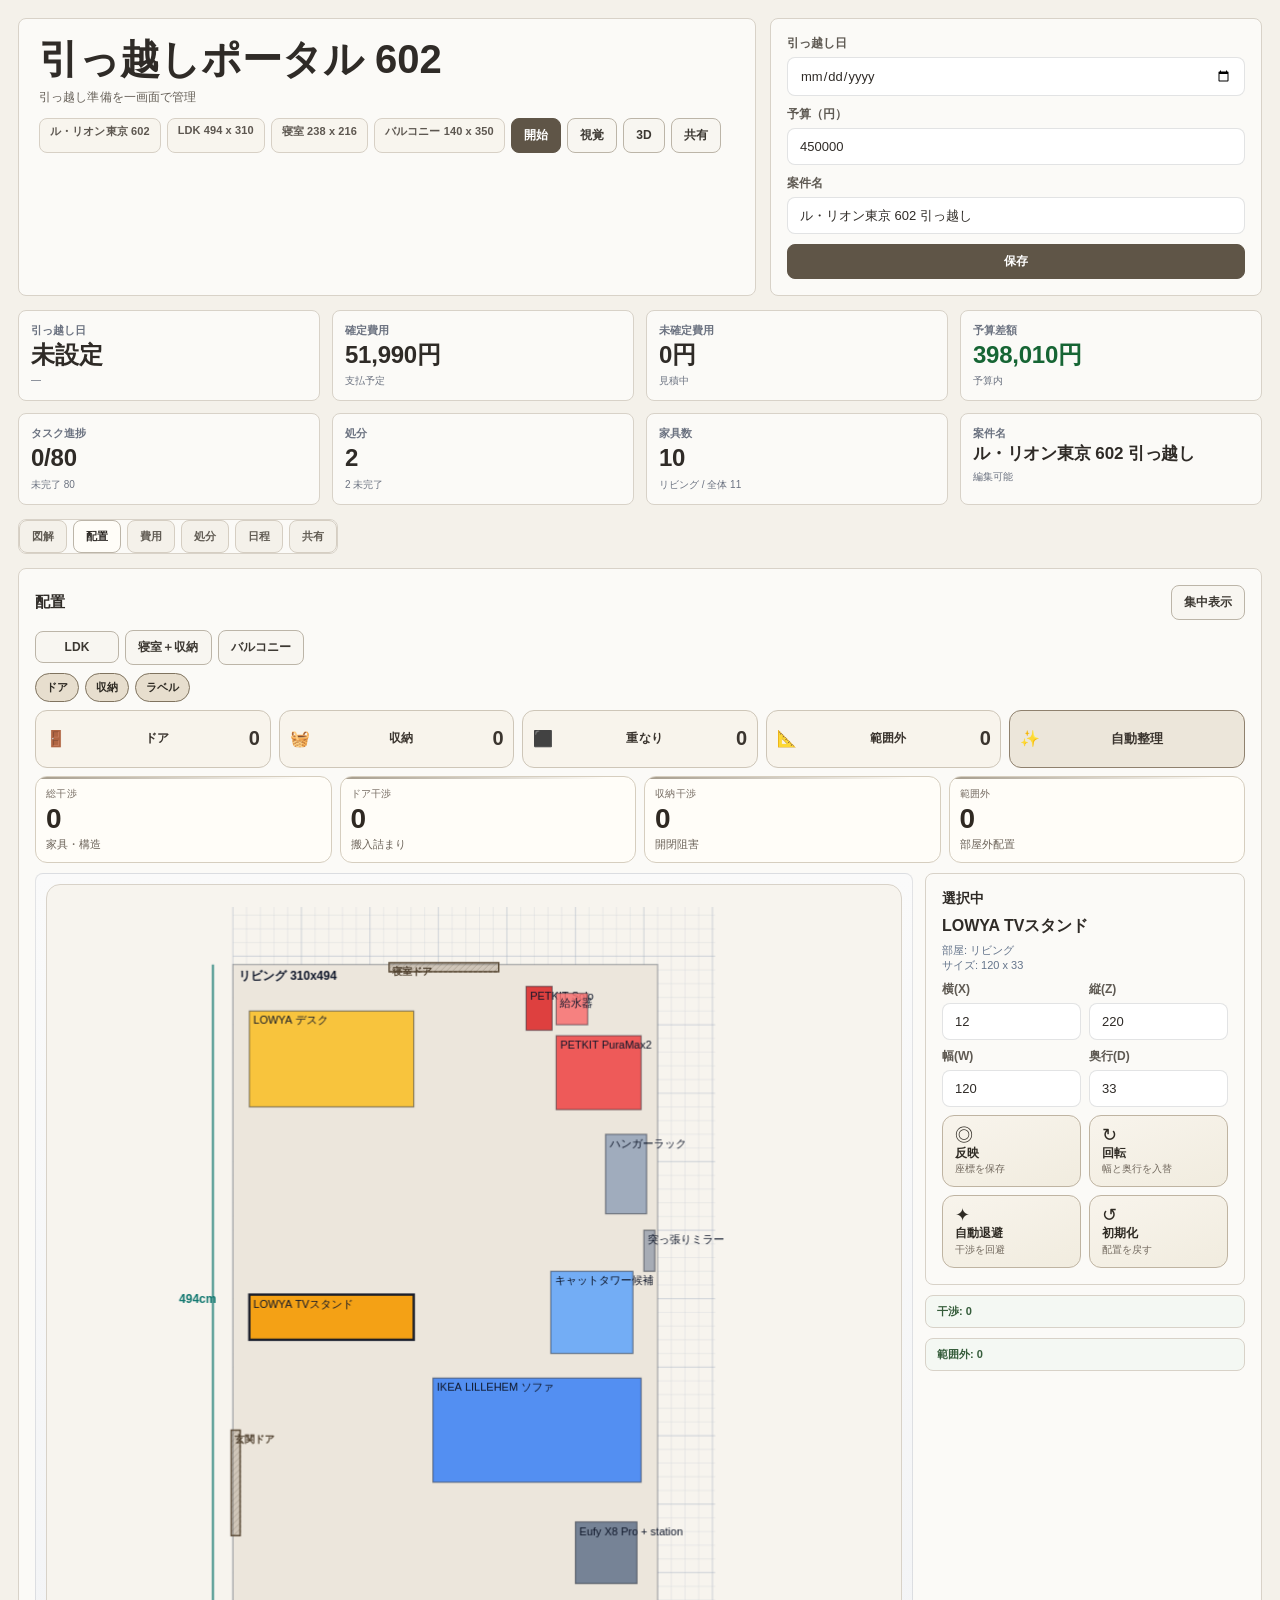
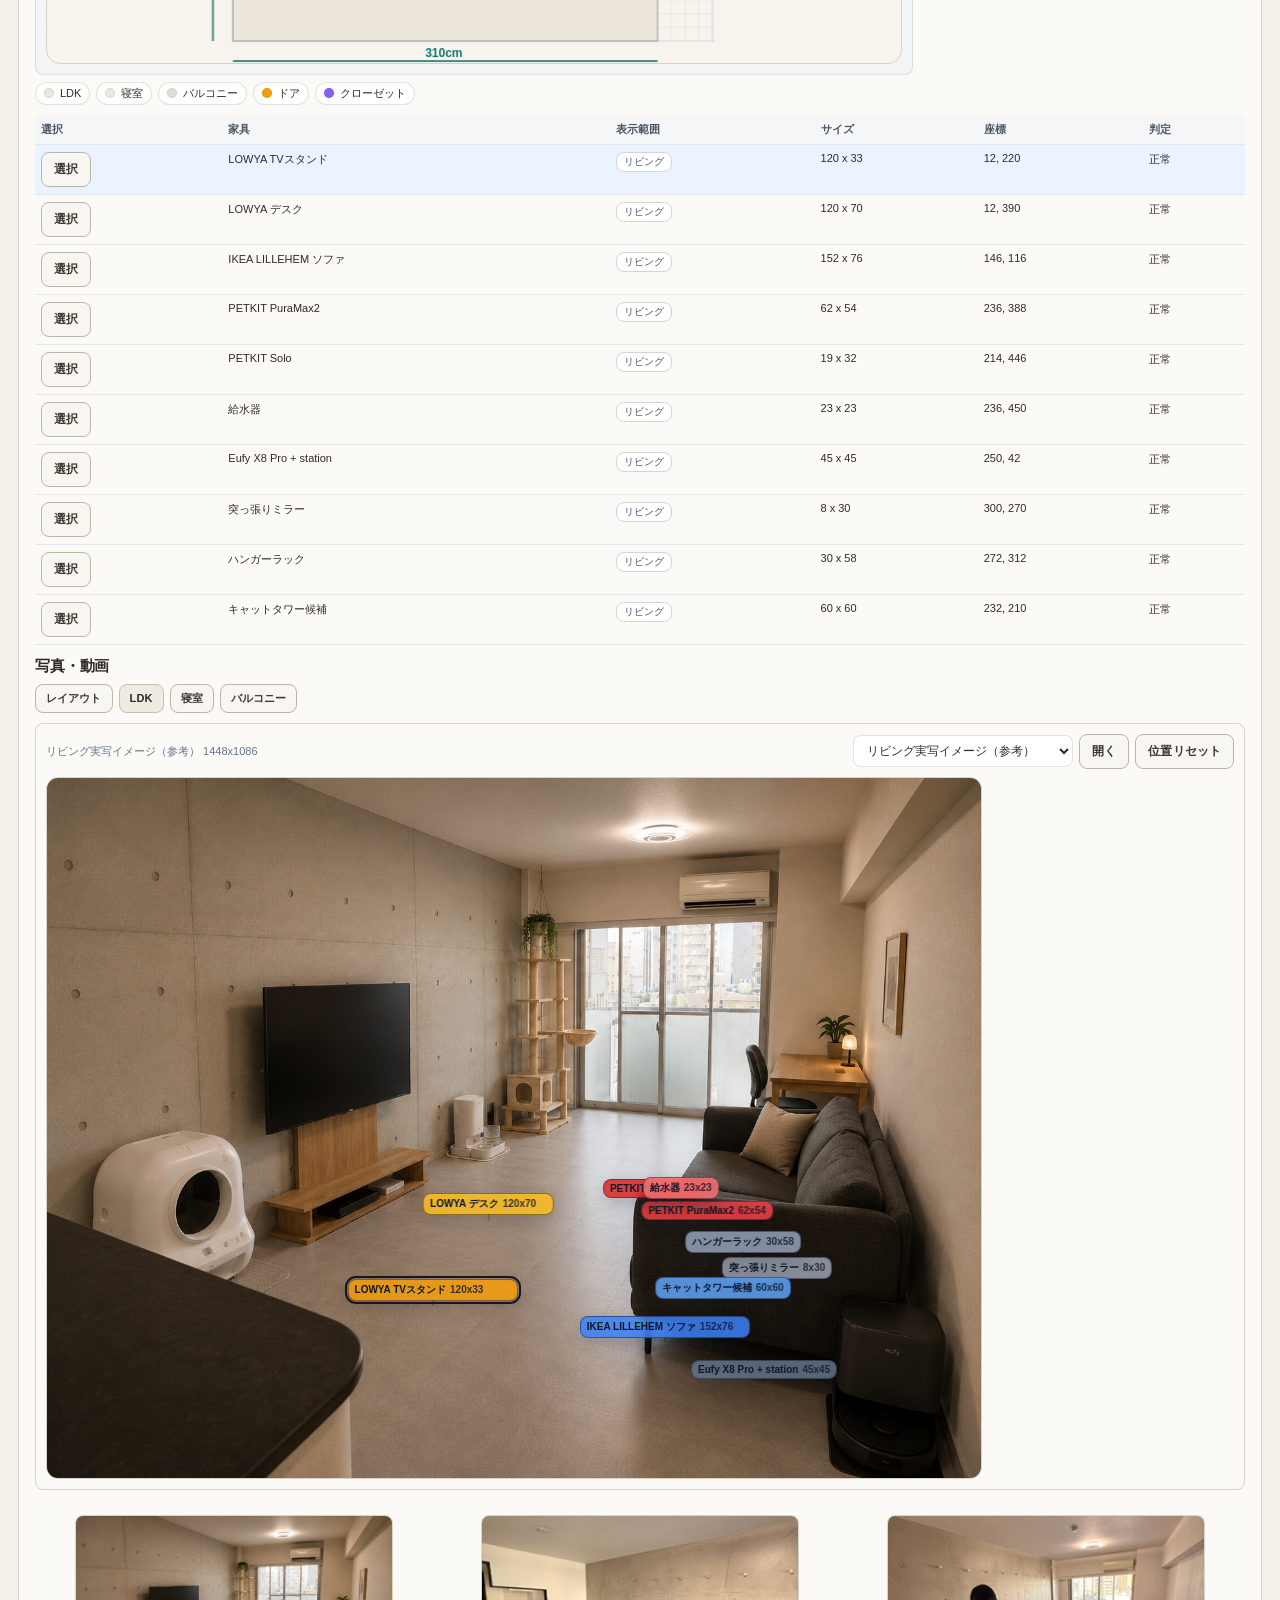
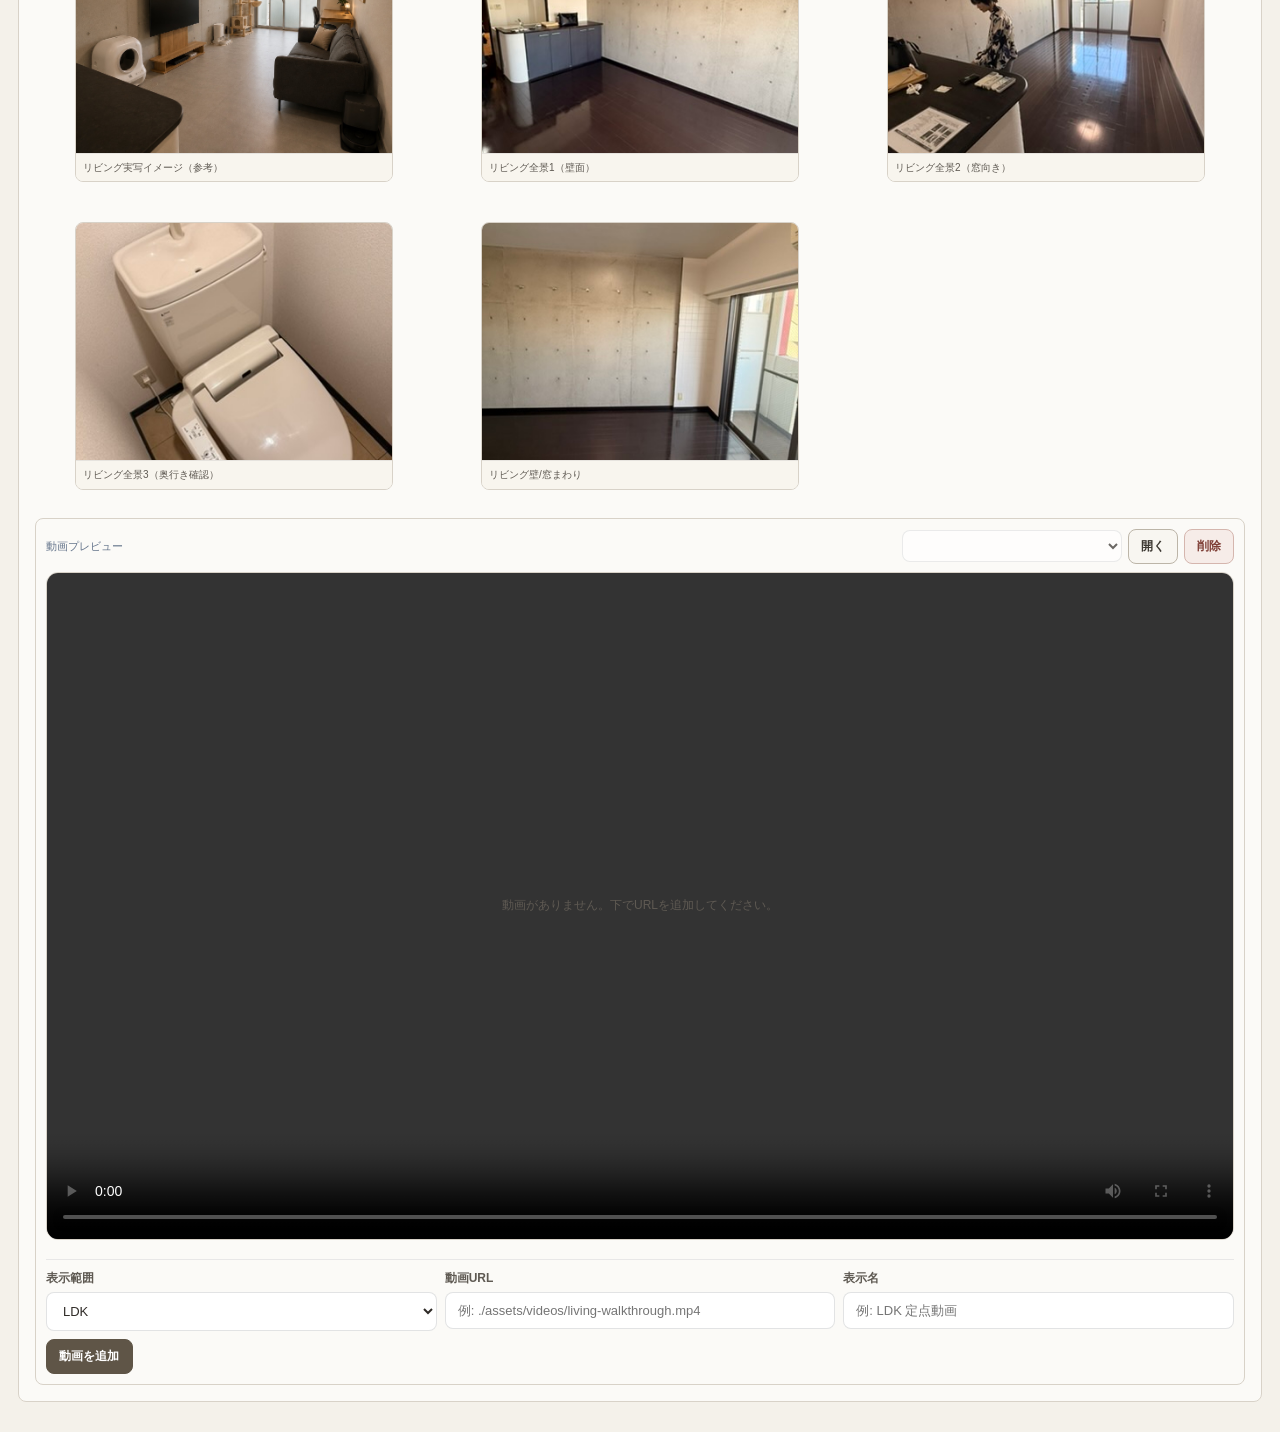
<file: index.html>
<!doctype html>
<html lang="ja">
<head>
  <meta charset="utf-8" />
  <meta name="viewport" content="width=device-width, initial-scale=1" />
  <title>引っ越しプランナー</title>
  <meta http-equiv="refresh" content="0; url=./move-control-center.html" />
</head>
<body>
  <p><a href="./move-control-center.html">引っ越しポータルを開く</a></p>
</body>
</html>
</file>
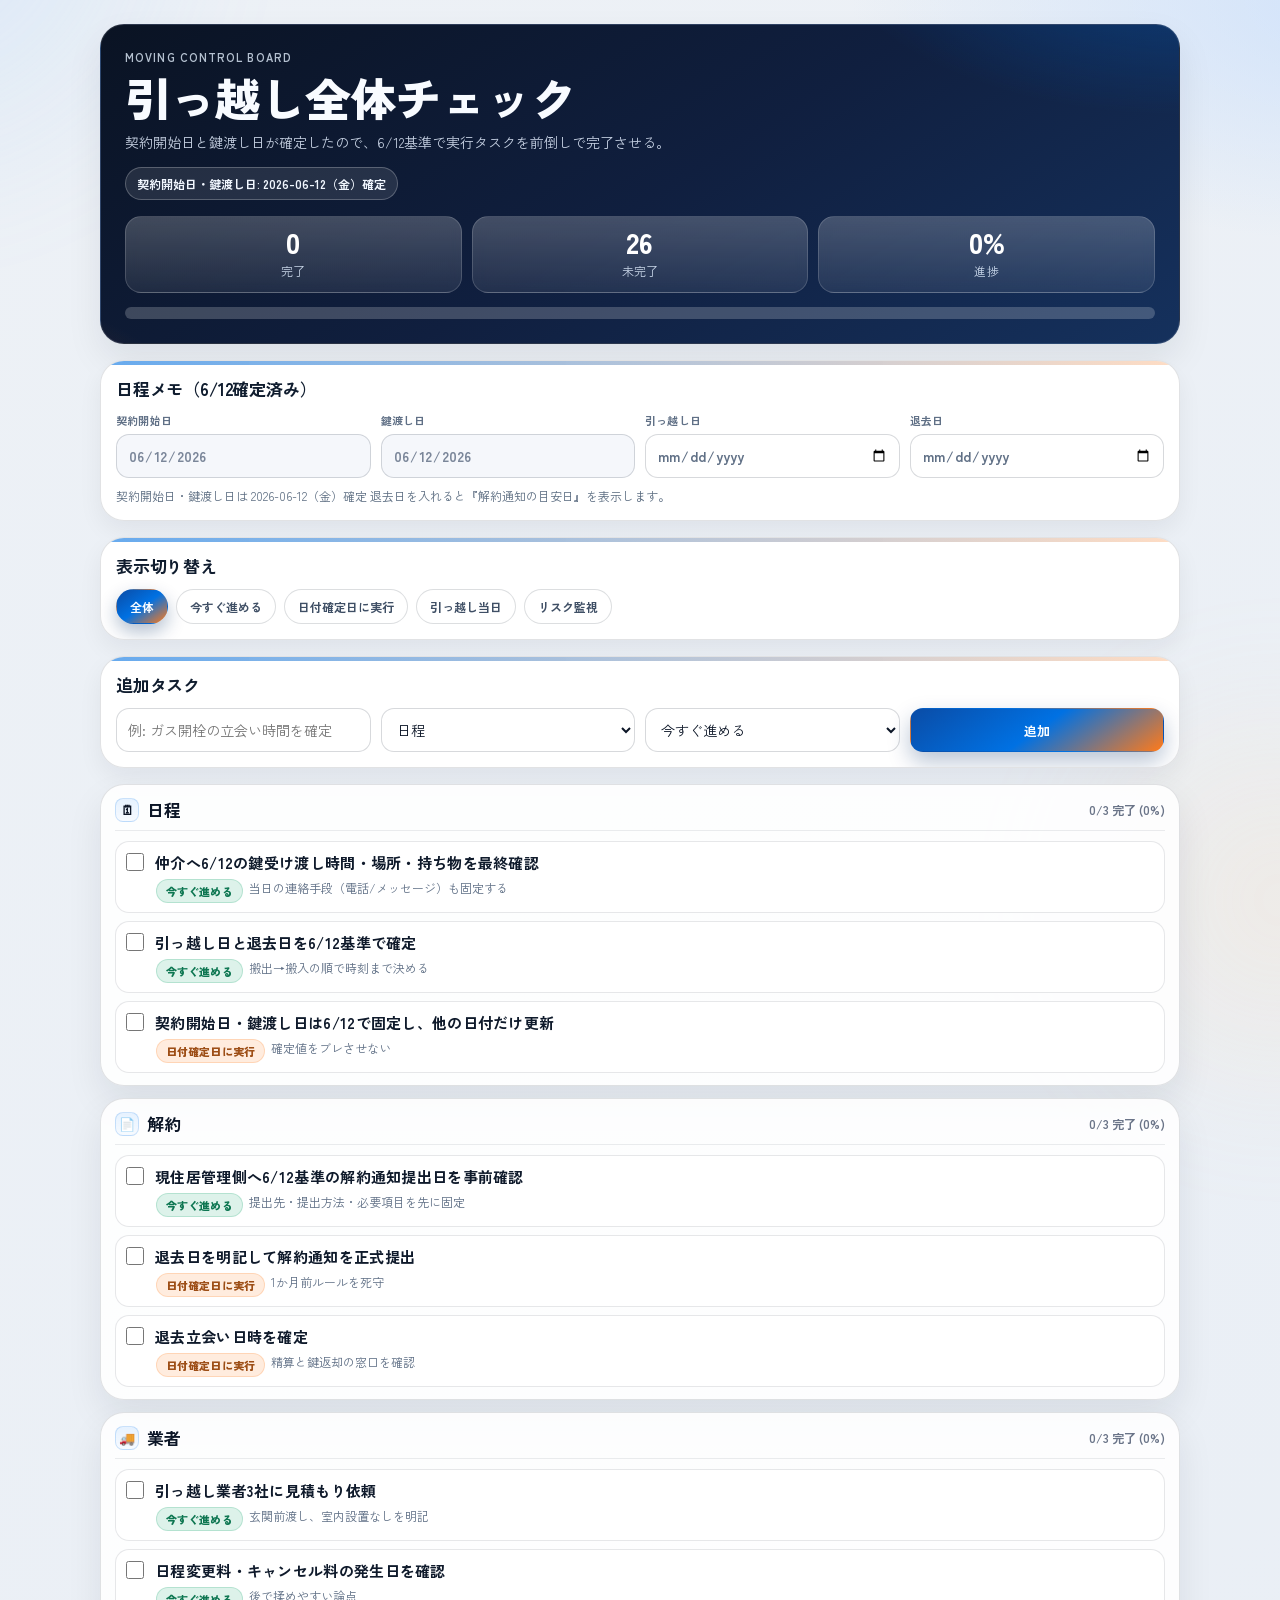
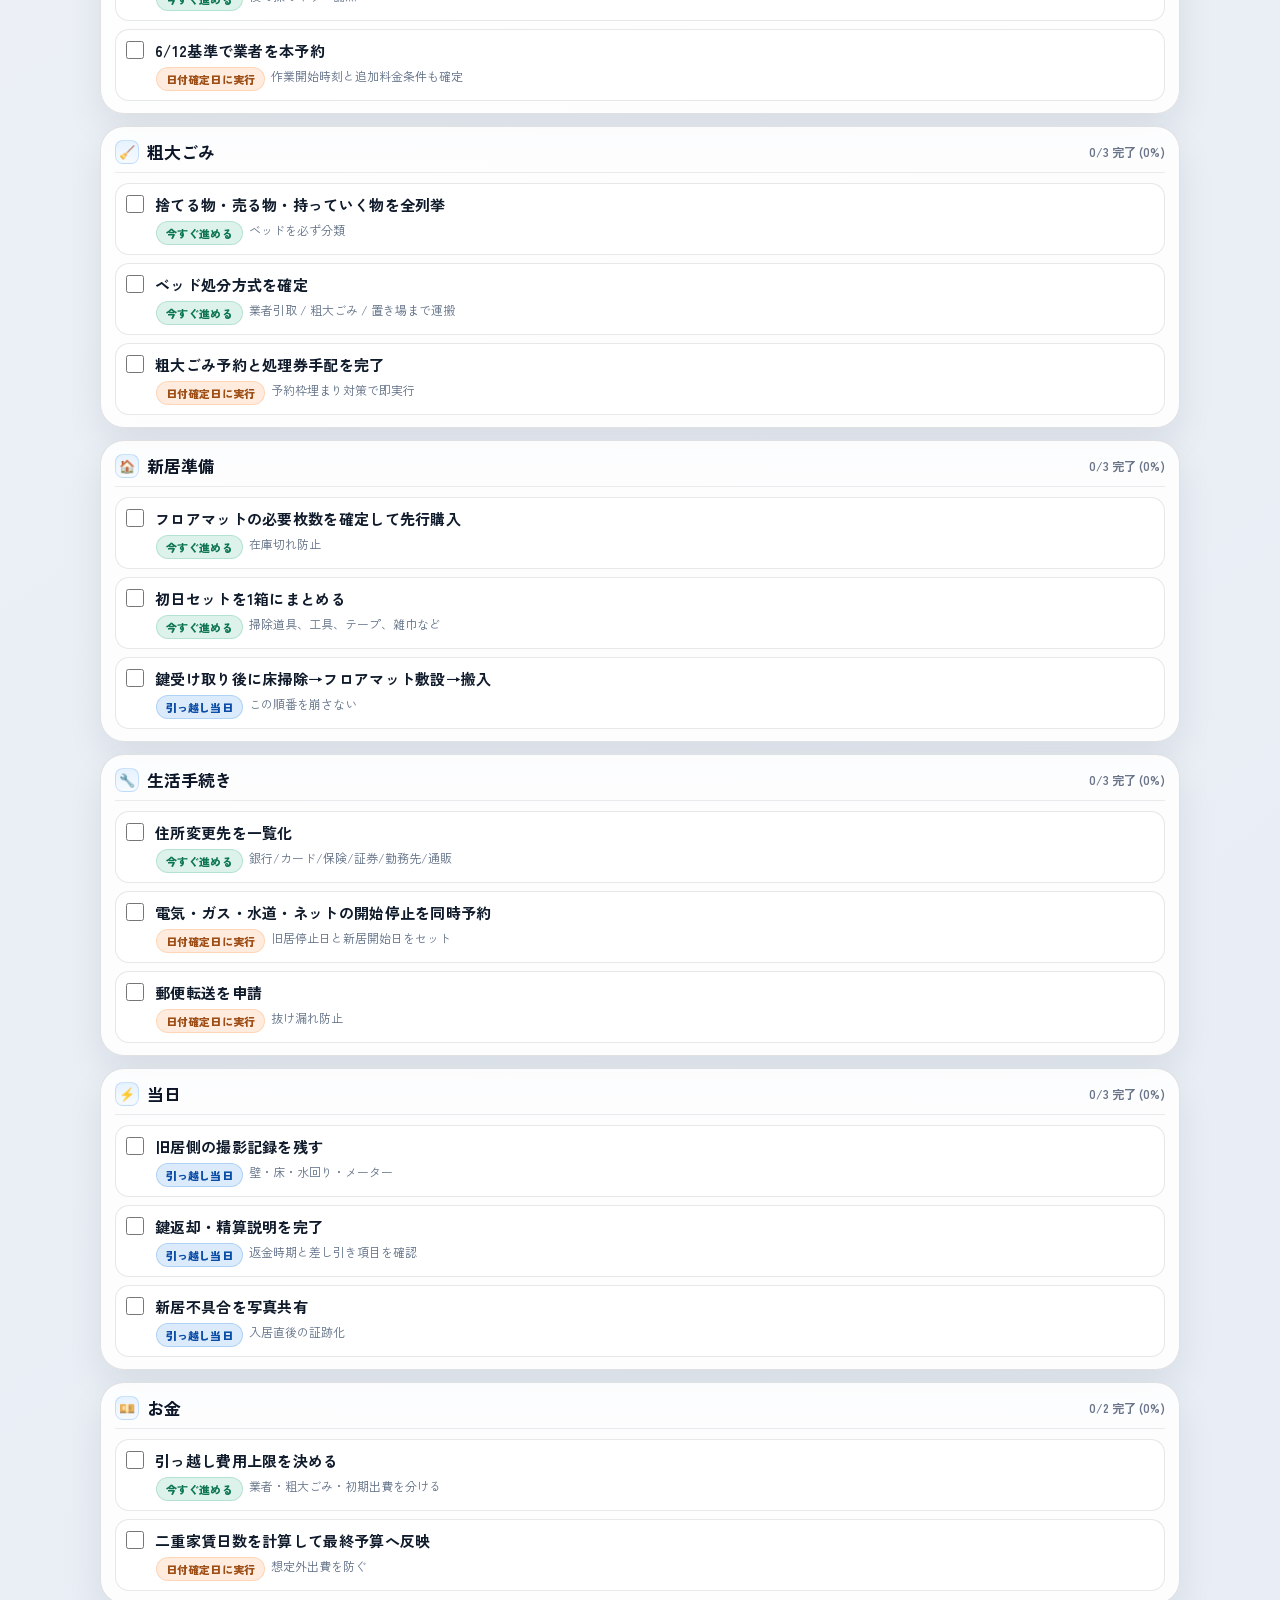
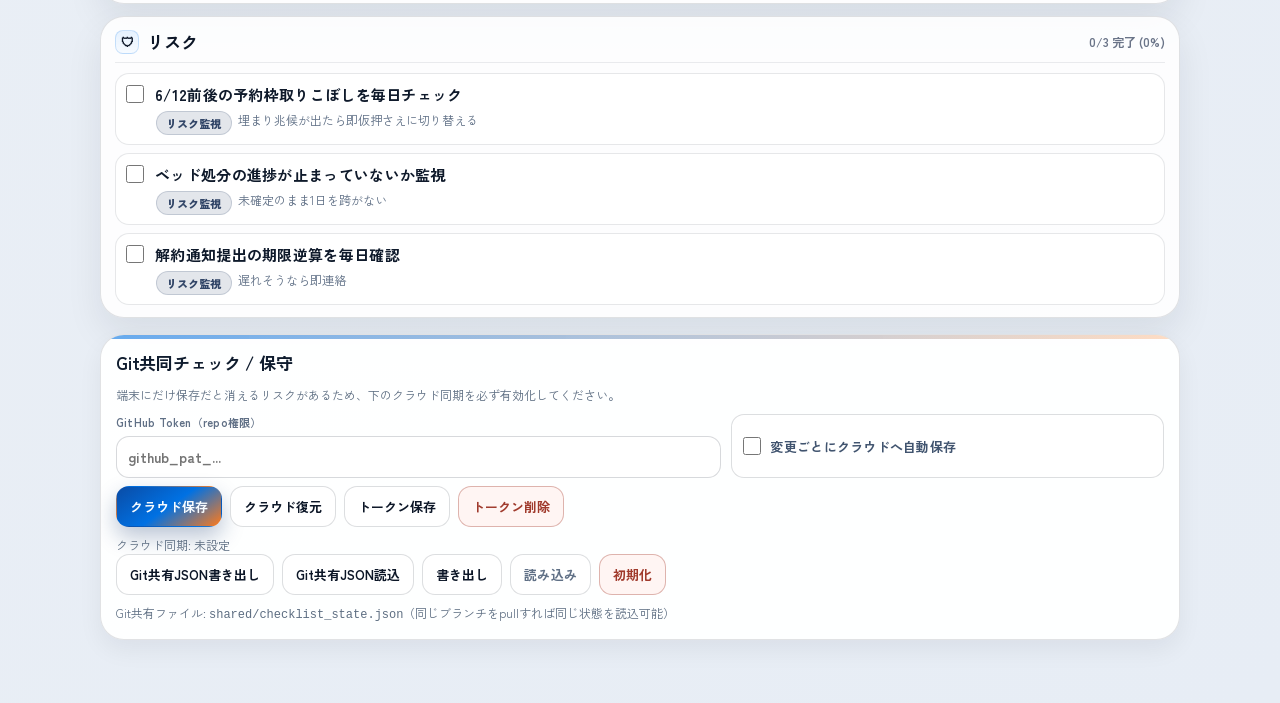
<file: hikkoshi-checklist/index.html>
<!doctype html>
<html lang="ja">
  <head>
    <meta charset="UTF-8" />
    <meta name="viewport" content="width=device-width, initial-scale=1" />
    <title>引っ越し全体チェック</title>
    <meta
      name="description"
      content="日付未確定でも進める作業と、確定日に一気に実行する作業を分けて管理する引っ越し用チェックアプリ"
    />
    <meta name="theme-color" content="#0f7c80" />
    <link rel="manifest" href="manifest.webmanifest" />
    <link rel="apple-touch-icon" href="icons/apple-touch-icon.png" />
    <link rel="preconnect" href="https://fonts.googleapis.com" />
    <link rel="preconnect" href="https://fonts.gstatic.com" crossorigin />
    <link
      href="https://fonts.googleapis.com/css2?family=Zen+Kaku+Gothic+New:wght@400;500;700;900&display=swap"
      rel="stylesheet"
    />
    <link rel="stylesheet" href="styles.css" />
  </head>
  <body>
    <main class="app">
      <header class="hero">
        <p class="eyebrow">Moving Control Board</p>
        <h1>引っ越し全体チェック</h1>
        <p class="hero-copy">
          契約開始日と鍵渡し日が確定したので、6/12基準で実行タスクを前倒しで完了させる。
        </p>
        <p class="hero-lock">契約開始日・鍵渡し日: 2026-06-12（金）確定</p>
        <div class="hero-stats">
          <div>
            <span id="doneCount">0</span>
            <small>完了</small>
          </div>
          <div>
            <span id="todoCount">0</span>
            <small>未完了</small>
          </div>
          <div>
            <span id="progressPercent">0%</span>
            <small>進捗</small>
          </div>
        </div>
        <div class="progress-wrap" aria-label="全体進捗">
          <div id="progressBar" class="progress-bar"></div>
        </div>
      </header>

      <section class="panel dates">
        <h2>日程メモ（6/12確定済み）</h2>
        <div class="date-grid">
          <label>契約開始日<input type="date" id="contractDate" disabled /></label>
          <label>鍵渡し日<input type="date" id="keyDate" disabled /></label>
          <label>引っ越し日<input type="date" id="moveDate" /></label>
          <label>退去日<input type="date" id="leaveDate" /></label>
        </div>
        <p id="deadlineHint" class="hint"></p>
      </section>

      <section class="panel filters">
        <h2>表示切り替え</h2>
        <div class="chip-group" role="tablist" aria-label="表示切り替え">
          <button class="chip is-active" data-filter="all">全体</button>
          <button class="chip" data-filter="now">今すぐ進める</button>
          <button class="chip" data-filter="fixed">日付確定日に実行</button>
          <button class="chip" data-filter="day">引っ越し当日</button>
          <button class="chip" data-filter="risk">リスク監視</button>
        </div>
      </section>

      <section class="panel add-task">
        <h2>追加タスク</h2>
        <div class="add-grid">
          <input id="taskTitle" type="text" placeholder="例: ガス開栓の立会い時間を確定" />
          <select id="taskCategory"></select>
          <select id="taskPhase">
            <option value="now">今すぐ進める</option>
            <option value="fixed">日付確定日に実行</option>
            <option value="day">引っ越し当日</option>
            <option value="risk">リスク監視</option>
          </select>
          <button id="addTaskBtn" class="primary">追加</button>
        </div>
      </section>

      <section id="taskBoard" class="board" aria-live="polite"></section>

      <section class="panel tools">
        <h2>Git共同チェック / 保守</h2>
        <p class="hint">
          端末にだけ保存だと消えるリスクがあるため、下のクラウド同期を必ず有効化してください。
        </p>
        <div class="cloud-grid">
          <label>GitHub Token（repo権限）
            <input id="cloudToken" type="password" placeholder="github_pat_..." autocomplete="off" />
          </label>
          <label class="switch-label">
            <input id="cloudAutoSync" type="checkbox" />
            <span>変更ごとにクラウドへ自動保存</span>
          </label>
        </div>
        <div class="tool-buttons" style="margin-top:8px;">
          <button id="cloudSaveBtn" class="primary">クラウド保存</button>
          <button id="cloudLoadBtn">クラウド復元</button>
          <button id="cloudRememberBtn">トークン保存</button>
          <button id="cloudForgetBtn" class="danger">トークン削除</button>
        </div>
        <p id="cloudSyncStatus" class="hint">クラウド同期: 未設定</p>
        <div class="tool-buttons">
          <button id="exportGitBtn">Git共有JSON書き出し</button>
          <button id="loadGitBtn">Git共有JSON読込</button>
          <button id="exportBtn">書き出し</button>
          <label for="importInput" class="button-like">読み込み</label>
          <input id="importInput" type="file" accept="application/json" />
          <button id="resetBtn" class="danger">初期化</button>
        </div>
        <p class="hint">Git共有ファイル: <code>shared/checklist_state.json</code>（同じブランチをpullすれば同じ状態を読込可能）</p>
      </section>
    </main>

    <template id="taskTemplate">
      <article class="task-row">
        <label>
          <input type="checkbox" />
          <span class="title"></span>
        </label>
        <p class="note"></p>
      </article>
    </template>

    <script src="script.js"></script>
  </body>
</html>
</file>
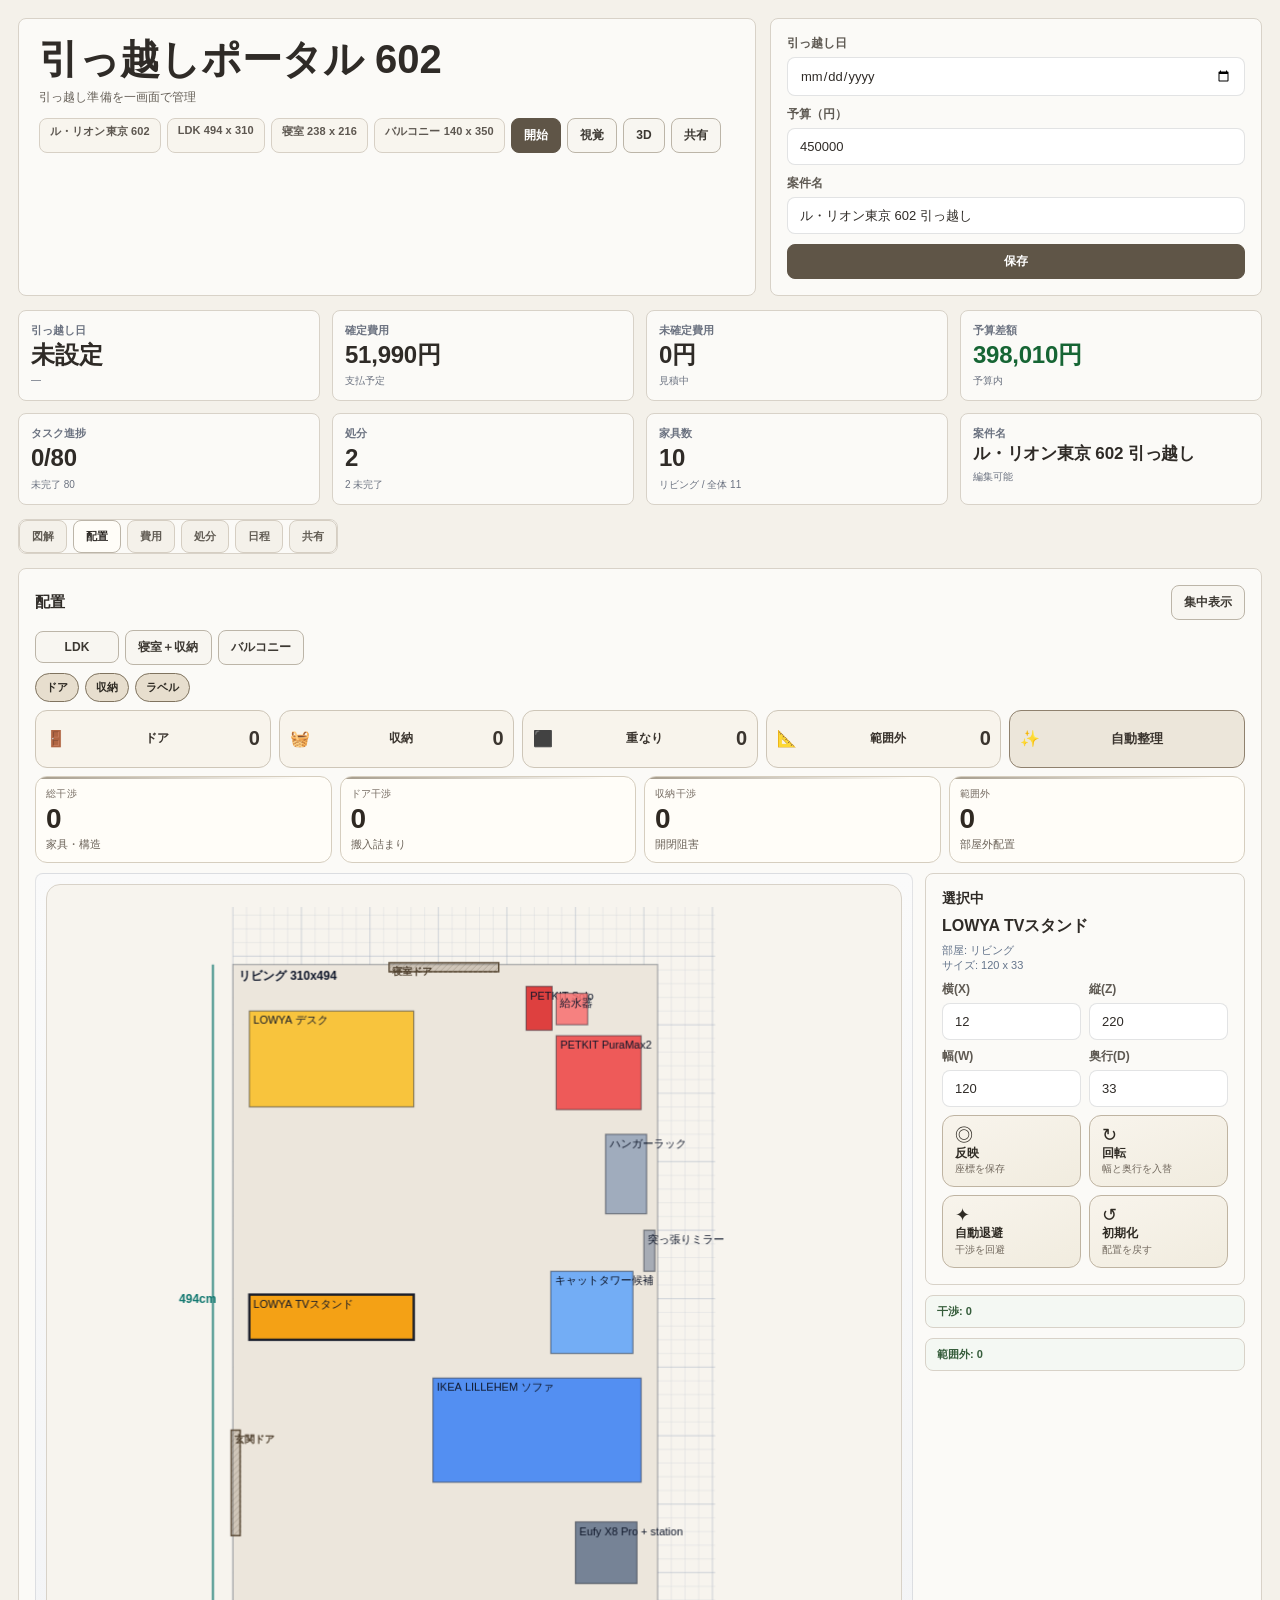
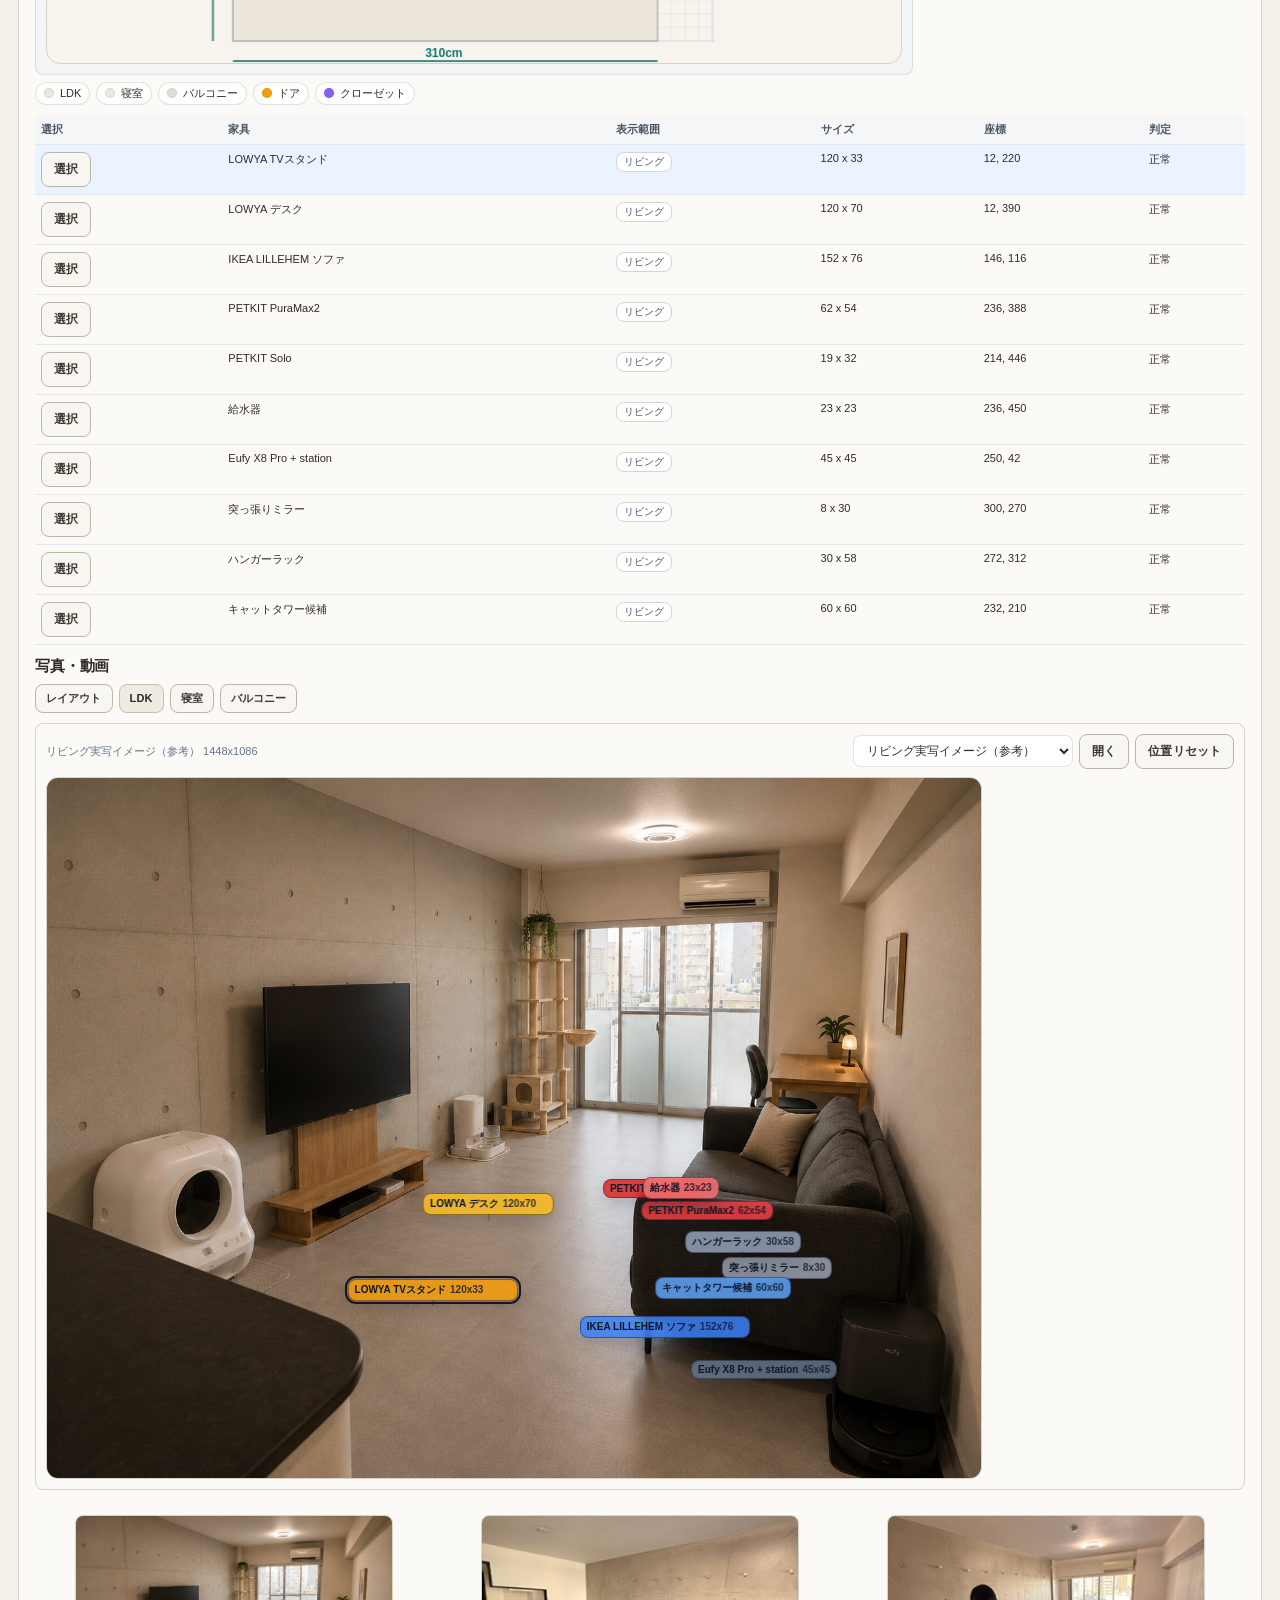
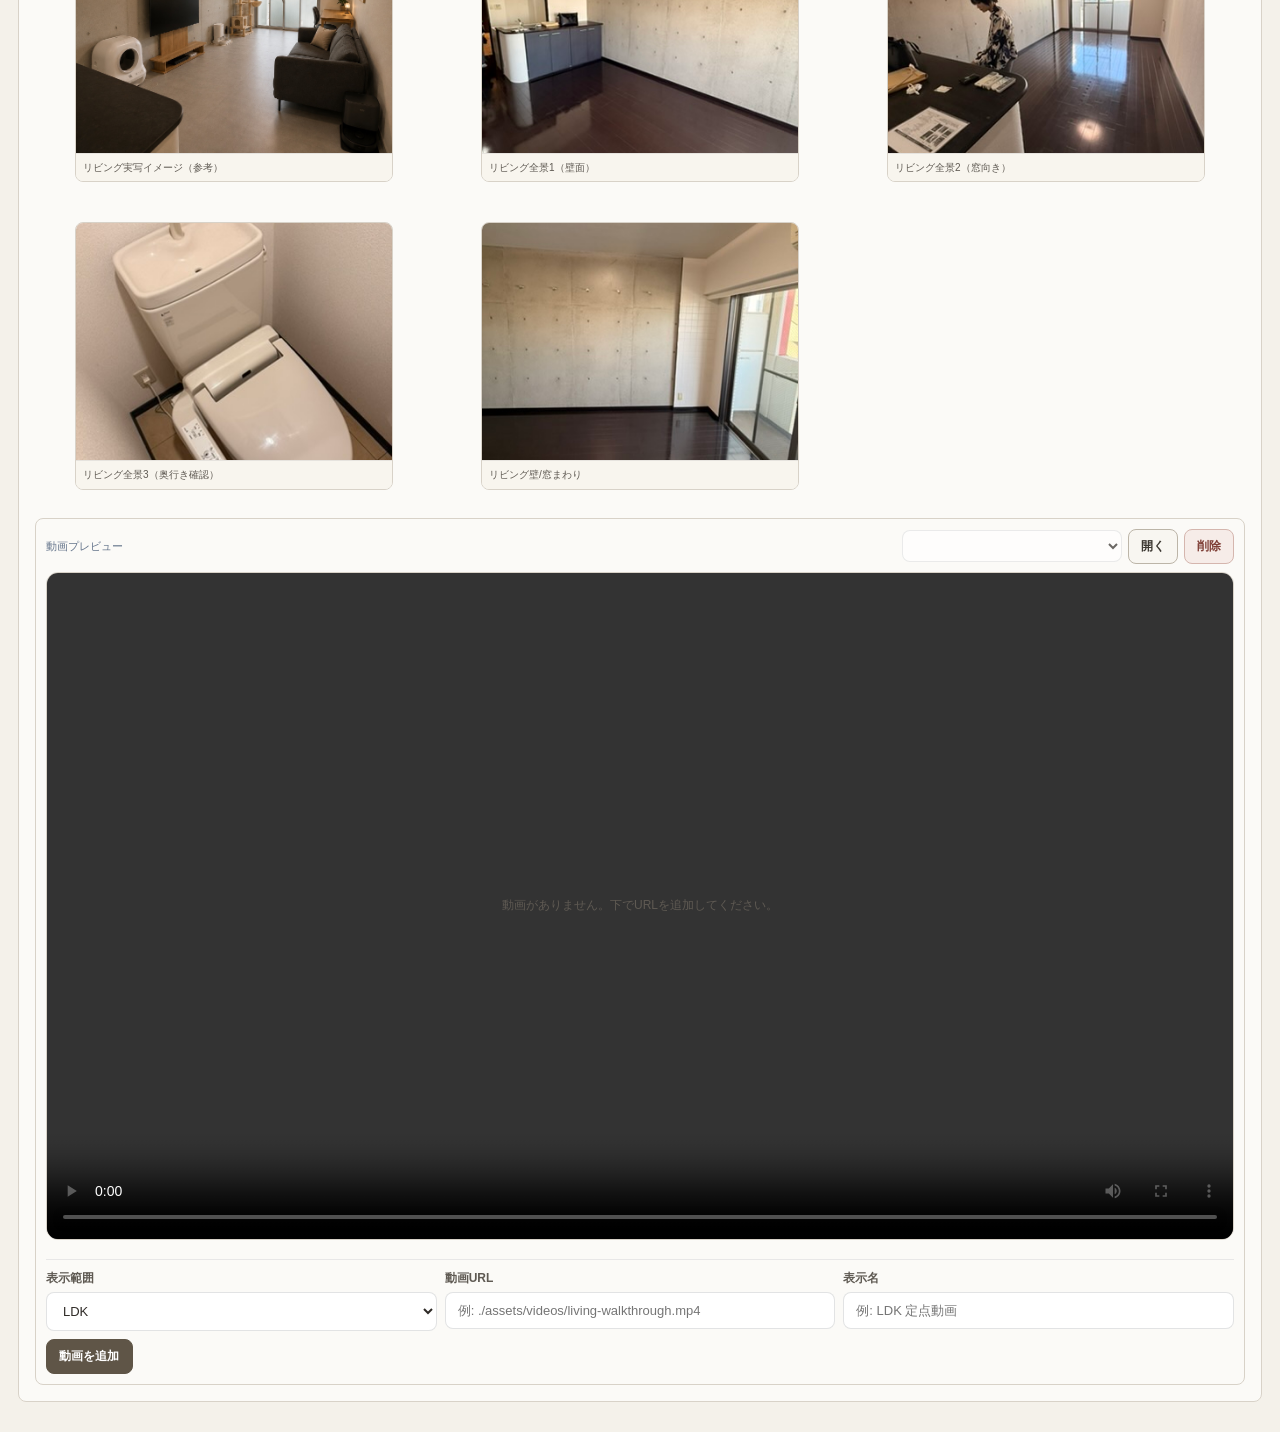
<file: move-control-center.html>
<!doctype html>
<html lang="ja">
<head>
  <meta charset="utf-8" />
  <meta name="viewport" content="width=device-width, initial-scale=1" />
  <title>引っ越しポータル 602</title>
  <style>
    :root {
      --ink: #111827;
      --ink-soft: #6b7280;
      --line: rgba(17, 24, 39, .08);
      --panel: rgba(255, 255, 255, .84);
      --panel-strong: rgba(255, 255, 255, .92);
      --brand: #0a84ff;
      --brand-2: #0066cc;
      --accent: #ff9f0a;
      --ok: #15944a;
      --warn: #d92d20;
      --bg-a: #f5f5f7;
      --bg-b: #edf1f5;
      --living: #dbeafe;
      --kitchen: #fef3c7;
      --wet: #ffe4e6;
      --bed: #dcfce7;
      --balcony: #e5e7eb;
    }

    * { box-sizing: border-box; }

    html, body {
      margin: 0;
      width: 100%;
      min-height: 100%;
      color: var(--ink);
      background:
        radial-gradient(1000px 540px at -10% -20%, rgba(255, 255, 255, .95), transparent 70%),
        radial-gradient(880px 520px at 110% 10%, rgba(219, 234, 254, .58), transparent 70%),
        linear-gradient(160deg, var(--bg-a), var(--bg-b));
      font-family: "SF Pro Display", "SF Pro Text", -apple-system, BlinkMacSystemFont, "Hiragino Sans", "Yu Gothic", sans-serif;
    }

    body::before,
    body::after {
      content: "";
      position: fixed;
      inset: auto;
      width: 42vmax;
      height: 42vmax;
      border-radius: 50%;
      pointer-events: none;
      z-index: 0;
      filter: blur(52px);
      opacity: .28;
    }

    body::before {
      left: -18vmax;
      top: -18vmax;
      background: radial-gradient(circle at 30% 30%, #93c5fd 0, transparent 64%);
    }

    body::after {
      right: -20vmax;
      bottom: -22vmax;
      background: radial-gradient(circle at 50% 50%, #fde68a 0, transparent 62%);
    }

    .wrap {
      position: relative;
      z-index: 1;
      max-width: 1320px;
      margin: 0 auto;
      padding: 18px;
    }

    .top {
      display: grid;
      grid-template-columns: 1.2fr .8fr;
      gap: 14px;
      margin-bottom: 14px;
    }

    .panel {
      background: var(--panel);
      border: 1px solid var(--line);
      border-radius: 22px;
      box-shadow: 0 16px 40px rgba(17, 24, 39, .08);
      backdrop-filter: blur(16px);
      transition: transform .18s ease, box-shadow .18s ease;
    }

    .panel:hover {
      transform: translateY(-1px);
      box-shadow: 0 20px 48px rgba(17, 24, 39, .1);
    }

    .hero {
      padding: 20px;
      background:
        radial-gradient(600px 280px at 100% -20%, rgba(10, 132, 255, .16), transparent 60%),
        var(--panel-strong);
      position: relative;
      overflow: hidden;
    }

    .hero::after {
      content: "";
      position: absolute;
      inset: auto -10% -42% auto;
      width: 62%;
      height: 130%;
      background: radial-gradient(circle at center, rgba(255, 255, 255, .44), transparent 60%);
      pointer-events: none;
    }

    .hero h1 {
      margin: 0;
      font-size: clamp(30px, 4vw, 40px);
      letter-spacing: -.02em;
      line-height: 1.04;
      background: linear-gradient(145deg, #111827 0%, #1f3b74 45%, #0a84ff 100%);
      -webkit-background-clip: text;
      background-clip: text;
      color: transparent;
    }

    .hero-sub {
      margin: 8px 0 0;
      color: var(--ink-soft);
      font-size: 12px;
      letter-spacing: .01em;
    }

    .hero-row {
      margin-top: 12px;
      display: flex;
      flex-wrap: wrap;
      gap: 7px;
    }

    .chip {
      border: 1px solid rgba(17, 24, 39, .08);
      background: rgba(255, 255, 255, .9);
      border-radius: 999px;
      padding: 5px 10px;
      font-size: 11px;
      color: #374151;
      font-weight: 600;
      letter-spacing: .01em;
      backdrop-filter: blur(8px);
      box-shadow: inset 0 1px 0 rgba(255, 255, 255, .7);
    }

    .meta {
      padding: 16px;
      display: grid;
      gap: 10px;
      align-content: start;
      background: var(--panel-strong);
    }

    label {
      font-size: 10px;
      color: #6b7280;
      font-weight: 700;
      text-transform: uppercase;
      letter-spacing: .06em;
      display: block;
      margin-bottom: 5px;
    }

    input, select, textarea, button {
      font: inherit;
    }

    input[type="text"],
    input[type="number"],
    input[type="date"],
    select,
    textarea {
      width: 100%;
      border: 1px solid rgba(17, 24, 39, .12);
      border-radius: 14px;
      background: rgba(255, 255, 255, .94);
      color: var(--ink);
      padding: 10px 12px;
      font-size: 13px;
      transition: border-color .2s ease, box-shadow .2s ease;
    }

    input[type="text"]:focus,
    input[type="number"]:focus,
    input[type="date"]:focus,
    select:focus,
    textarea:focus {
      outline: none;
      border-color: rgba(10, 132, 255, .48);
      box-shadow: 0 0 0 3px rgba(10, 132, 255, .14);
    }

    textarea {
      min-height: 110px;
      resize: vertical;
    }

    .btn {
      border: 1px solid rgba(17, 24, 39, .12);
      background: rgba(255, 255, 255, .9);
      color: #1f2937;
      border-radius: 999px;
      padding: 8px 13px;
      font-size: 11px;
      font-weight: 600;
      letter-spacing: .01em;
      cursor: pointer;
      transition: transform .12s ease, box-shadow .12s ease, border-color .12s ease;
    }

    .btn:hover {
      transform: translateY(-1px);
      border-color: rgba(17, 24, 39, .18);
      box-shadow: 0 8px 20px rgba(17, 24, 39, .08);
    }

    .btn.primary {
      border-color: transparent;
      background: linear-gradient(145deg, var(--brand), var(--brand-2));
      color: #fff;
      font-weight: 700;
      box-shadow: 0 8px 18px rgba(10, 132, 255, .28);
    }

    .btn.warn {
      border-color: rgba(217, 45, 32, .22);
      background: rgba(255, 238, 238, .88);
      color: #b42318;
    }

    .cards {
      display: grid;
      grid-template-columns: repeat(4, minmax(0, 1fr));
      gap: 12px;
      margin-bottom: 14px;
    }

    .guide {
      padding: 14px;
      margin-bottom: 14px;
      background:
        radial-gradient(620px 220px at 0% -20%, rgba(10, 132, 255, .14), transparent 60%),
        var(--panel-strong);
      border-radius: 20px;
    }

    .guide-top {
      display: grid;
      grid-template-columns: 1.2fr .8fr;
      gap: 12px;
      align-items: end;
    }

    .guide-kicker {
      font-size: 10px;
      font-weight: 700;
      text-transform: uppercase;
      letter-spacing: .08em;
      color: #64748b;
    }

    .guide-title {
      margin: 3px 0 0;
      font-size: clamp(20px, 2.3vw, 28px);
      line-height: 1.12;
      letter-spacing: -.02em;
      font-weight: 800;
      color: #111827;
    }

    .guide-sub {
      margin: 6px 0 0;
      color: #475569;
      font-size: 12px;
      line-height: 1.45;
    }

    .guide-progress {
      display: grid;
      gap: 7px;
    }

    .guide-progress-text {
      font-size: 12px;
      color: #334155;
      font-weight: 700;
      text-align: right;
    }

    .guide-bar {
      width: 100%;
      height: 9px;
      border-radius: 999px;
      background: rgba(15, 23, 42, .10);
      overflow: hidden;
    }

    .guide-bar span {
      display: block;
      height: 100%;
      width: 0%;
      border-radius: 999px;
      background: linear-gradient(145deg, #0a84ff, #0f6bd9);
      transition: width .22s ease;
    }

    .guide-actions {
      margin-top: 11px;
      display: grid;
      grid-template-columns: repeat(4, minmax(0, 1fr));
      gap: 8px;
    }

    .guide-step {
      appearance: none;
      border: 1px solid rgba(17, 24, 39, .12);
      background: rgba(255, 255, 255, .95);
      border-radius: 14px;
      padding: 9px 10px;
      text-align: left;
      cursor: pointer;
      transition: transform .14s ease, box-shadow .14s ease, border-color .14s ease;
    }

    .guide-step:hover {
      transform: translateY(-2px);
      border-color: rgba(17, 24, 39, .2);
      box-shadow: 0 10px 24px rgba(17, 24, 39, .12);
    }

    .guide-step.primary {
      border-color: rgba(10, 132, 255, .38);
      background: linear-gradient(160deg, rgba(236, 247, 255, .96), rgba(245, 250, 255, .96));
    }

    .guide-step-num {
      display: block;
      font-size: 10px;
      font-weight: 700;
      color: #64748b;
      letter-spacing: .06em;
      text-transform: uppercase;
    }

    .guide-step-title {
      display: block;
      margin-top: 3px;
      font-size: 13px;
      font-weight: 800;
      color: #0f172a;
      letter-spacing: -.01em;
      line-height: 1.25;
    }

    .guide-step-note {
      display: block;
      margin-top: 4px;
      font-size: 11px;
      line-height: 1.35;
      color: #475569;
    }

    .card {
      background: rgba(255, 255, 255, .9);
      border: 1px solid var(--line);
      border-radius: 18px;
      padding: 12px;
      position: relative;
      overflow: hidden;
    }

    .card::before {
      content: "";
      position: absolute;
      left: 0;
      top: 0;
      height: 3px;
      width: 100%;
      background: linear-gradient(90deg, rgba(10, 132, 255, .7), rgba(0, 102, 204, .2));
      opacity: .8;
    }

    .card:nth-child(2n)::before {
      background: linear-gradient(90deg, rgba(255, 159, 10, .75), rgba(255, 159, 10, .15));
    }

    .card:hover {
      transform: translateY(-2px);
      box-shadow: 0 12px 30px rgba(17, 24, 39, .1);
    }

    .card .k {
      font-size: 10px;
      color: #6b7280;
      margin-bottom: 4px;
      font-weight: 700;
      text-transform: uppercase;
      letter-spacing: .05em;
    }

    .card .v {
      font-size: 24px;
      font-weight: 700;
      letter-spacing: -.01em;
      line-height: 1.1;
    }

    .card .sub {
      display: block;
      margin-top: 6px;
      font-size: 10px;
      color: #6b7280;
    }

    .tabs {
      display: inline-flex;
      flex-wrap: wrap;
      gap: 4px;
      margin-bottom: 14px;
      position: sticky;
      top: 10px;
      z-index: 20;
      padding: 4px;
      border: 1px solid rgba(17, 24, 39, .08);
      border-radius: 14px;
      background: rgba(17, 24, 39, .05);
      backdrop-filter: blur(10px);
    }

    .tab {
      border: none;
      background: transparent;
      color: #6b7280;
      border-radius: 10px;
      padding: 8px 12px;
      font-size: 11px;
      font-weight: 600;
      cursor: pointer;
    }

    .tab.active {
      background: #fff;
      color: #111827;
      box-shadow: 0 2px 8px rgba(17, 24, 39, .12);
      font-weight: 700;
    }

    .section { display: none; }
    .section.active {
      display: block;
      animation: fade-slide .24s ease both;
    }

    @keyframes fade-slide {
      from { opacity: 0; transform: translateY(4px); }
      to { opacity: 1; transform: translateY(0); }
    }

    .block {
      padding: 16px;
      margin-bottom: 12px;
    }

    .block h2 {
      margin: 0 0 8px;
      font-size: 15px;
      letter-spacing: -.01em;
    }

    .muted {
      font-size: 11px;
      color: #6b7280;
      line-height: 1.45;
    }

    .plan-layout {
      display: grid;
      grid-template-columns: minmax(0, 1fr) 320px;
      gap: 12px;
    }

    .plan-layout.focus-canvas {
      grid-template-columns: 1fr;
    }

    .plan-layout.focus-canvas .inspector {
      display: none;
    }

    .room-scope {
      margin: 12px 0 10px;
      display: flex;
      flex-wrap: wrap;
      gap: 6px;
      align-items: center;
    }

    .room-scope .btn {
      padding: 7px 11px;
      font-size: 12px;
    }

    .room-scope .btn.active {
      border-color: transparent;
      background: linear-gradient(145deg, var(--brand), var(--brand-2));
      color: #fff;
      font-weight: 700;
    }

    .canvas-wrap {
      border: 1px solid rgba(17, 24, 39, .1);
      border-radius: 18px;
      background:
        linear-gradient(180deg, #fafafa, #f3f4f6),
        repeating-linear-gradient(0deg, #ffffff00 0, #ffffff00 26px, #ffffff32 27px),
        repeating-linear-gradient(90deg, #ffffff00 0, #ffffff00 26px, #ffffff32 27px);
      padding: 10px;
      position: relative;
    }

    .canvas-wrap::after {
      content: "";
      position: absolute;
      inset: 10px;
      border-radius: 14px;
      border: 1px solid rgba(255, 255, 255, .38);
      pointer-events: none;
    }

    #planCanvas {
      width: 100%;
      min-height: 780px;
      height: 84vh;
      max-height: 1080px;
      display: block;
      background: #f8fafc;
      border-radius: 14px;
      border: 1px solid rgba(17, 24, 39, .08);
      cursor: grab;
    }

    #planCanvas.dragging { cursor: grabbing; }

    .legend {
      margin-top: 7px;
      display: flex;
      flex-wrap: wrap;
      gap: 6px;
      font-size: 11px;
    }

    .legend span {
      border: 1px solid rgba(17, 24, 39, .12);
      border-radius: 999px;
      padding: 3px 8px;
      background: rgba(255, 255, 255, .9);
      display: inline-flex;
      align-items: center;
      gap: 6px;
    }

    .dot {
      width: 10px;
      height: 10px;
      border-radius: 999px;
      border: 1px solid #00000014;
      display: inline-block;
    }

    .inspector {
      display: grid;
      gap: 10px;
      align-content: start;
    }

    .mini {
      font-size: 11px;
      color: #64748b;
    }

    .status {
      padding: 8px 11px;
      border-radius: 12px;
      border: 1px solid rgba(17, 24, 39, .12);
      background: rgba(255, 255, 255, .88);
      font-size: 11px;
      line-height: 1.4;
    }

    .status.ok {
      border-color: rgba(21, 148, 74, .28);
      background: rgba(236, 253, 242, .9);
      color: #166534;
      font-weight: 700;
    }

    .status.warn {
      border-color: rgba(217, 45, 32, .3);
      background: rgba(254, 242, 242, .94);
      color: #b42318;
      font-weight: 700;
    }

    .row2 {
      display: grid;
      grid-template-columns: 1fr 1fr;
      gap: 8px;
    }

    .row3 {
      display: grid;
      grid-template-columns: repeat(3, minmax(0, 1fr));
      gap: 8px;
    }

    .tbl {
      width: 100%;
      border-collapse: collapse;
      font-size: 11px;
    }

    .tbl th, .tbl td {
      border-bottom: 1px solid #e2e8f0;
      padding: 7px 6px;
      text-align: left;
      vertical-align: top;
    }

    .tbl th {
      background: #f5f6f8;
      color: #4b5563;
      font-weight: 700;
    }

    .tbl tr.selected {
      background: #eaf3ff;
    }

    .pill {
      display: inline-block;
      border: 1px solid #d1d5db;
      border-radius: 999px;
      padding: 2px 7px;
      font-size: 10px;
      background: #fff;
      color: #475569;
    }

    .timeline {
      border: 1px solid rgba(17, 24, 39, .1);
      border-radius: 14px;
      background: rgba(255, 255, 255, .9);
      overflow: hidden;
    }

    .timeline-row {
      display: grid;
      grid-template-columns: 120px 1fr auto;
      gap: 8px;
      padding: 8px;
      border-bottom: 1px solid #e2e8f0;
      font-size: 12px;
      align-items: center;
      transition: background-color .15s ease;
    }

    .timeline-row:last-child { border-bottom: none; }

    .timeline-row.done { background: #f0fdf4; }
    .timeline-row:hover { background: rgba(59, 130, 246, .06); }
    .timeline-row.urgent { border-left: 3px solid rgba(217, 45, 32, .55); }
    .timeline-row.soon { border-left: 3px solid rgba(255, 159, 10, .55); }
    .timeline-row.calm { border-left: 3px solid rgba(10, 132, 255, .35); }

    .timeline-row .date { font-weight: 700; }
    .timeline-row .date { font-variant-numeric: tabular-nums; }

    .footer {
      font-size: 11px;
      color: #64748b;
      margin-top: 8px;
    }

    .photo-tools {
      margin-top: 8px;
      display: flex;
      flex-wrap: wrap;
      gap: 6px;
    }

    .photo-tools .btn {
      padding: 6px 10px;
      font-size: 11px;
    }

    .photo-tools .btn.active {
      border-color: transparent;
      background: linear-gradient(145deg, var(--brand), var(--brand-2));
      color: #fff;
      font-weight: 700;
    }

    .photo-grid {
      margin-top: 9px;
      display: grid;
      grid-template-columns: repeat(3, minmax(0, 1fr));
      gap: 8px;
    }

    .video-panel {
      margin-top: 12px;
      border: 1px solid rgba(17, 24, 39, .1);
      border-radius: 16px;
      background:
        radial-gradient(120% 140% at 80% -30%, rgba(10, 132, 255, .12), transparent 60%),
        rgba(255, 255, 255, .92);
      padding: 10px;
    }

    .video-head {
      display: flex;
      flex-wrap: wrap;
      gap: 8px;
      align-items: center;
      justify-content: space-between;
      margin-bottom: 8px;
    }

    .video-stage {
      position: relative;
      border: 1px solid rgba(17, 24, 39, .12);
      border-radius: 12px;
      overflow: hidden;
      background: #0b1120;
      aspect-ratio: 16 / 9;
      min-height: 260px;
    }

    .video-stage::after {
      content: "";
      position: absolute;
      inset: 0;
      pointer-events: none;
      background: linear-gradient(180deg, rgba(255, 255, 255, .04), rgba(11, 17, 32, .18));
    }

    .video-stage video {
      width: 100%;
      height: 100%;
      display: block;
      object-fit: cover;
      background: #020617;
    }

    .video-empty {
      position: absolute;
      inset: 0;
      display: grid;
      place-items: center;
      color: #cbd5e1;
      font-size: 12px;
      letter-spacing: .02em;
      text-align: center;
      padding: 12px;
    }

    .video-grid {
      margin-top: 9px;
      display: grid;
      grid-template-columns: repeat(3, minmax(0, 1fr));
      gap: 8px;
    }

    .video-card {
      appearance: none;
      border: 1px solid rgba(17, 24, 39, .12);
      border-radius: 12px;
      overflow: hidden;
      text-align: left;
      background: rgba(255, 255, 255, .96);
      padding: 0;
      cursor: pointer;
      transition: transform .16s ease, box-shadow .16s ease, border-color .16s ease;
    }

    .video-card:hover {
      transform: translateY(-2px);
      box-shadow: 0 12px 24px rgba(17, 24, 39, .15);
    }

    .video-card.selected {
      border-color: rgba(10, 132, 255, .55);
      box-shadow: 0 0 0 2px rgba(10, 132, 255, .18);
    }

    .video-card video {
      width: 100%;
      display: block;
      aspect-ratio: 16 / 9;
      object-fit: cover;
      background: #0f172a;
    }

    .video-add {
      margin-top: 10px;
      border-top: 1px solid rgba(17, 24, 39, .08);
      padding-top: 10px;
    }

    .live-panel {
      margin-top: 10px;
      border: 1px solid rgba(17, 24, 39, .1);
      border-radius: 16px;
      background: rgba(255, 255, 255, .92);
      padding: 10px;
    }

    .live-head {
      display: flex;
      flex-wrap: wrap;
      gap: 8px;
      align-items: center;
      justify-content: space-between;
      margin-bottom: 8px;
    }

    .live-tools {
      display: flex;
      gap: 6px;
      align-items: center;
      flex-wrap: wrap;
    }

    .live-tools select {
      min-width: 220px;
      width: auto;
      max-width: 100%;
      font-size: 12px;
      padding: 7px 9px;
    }

    .live-stage {
      position: relative;
      border: 1px solid rgba(17, 24, 39, .12);
      border-radius: 12px;
      overflow: hidden;
      background: #0f172a;
      aspect-ratio: var(--live-ar, 4 / 3);
      min-height: 440px;
      max-height: 78vh;
    }

    .live-stage::after {
      content: "";
      position: absolute;
      inset: 0;
      background: linear-gradient(180deg, rgba(255, 255, 255, .06), rgba(15, 23, 42, .24));
      pointer-events: none;
    }

    .live-stage img {
      position: absolute;
      inset: 0;
      width: 100%;
      height: 100%;
      object-fit: contain;
      display: block;
      image-rendering: auto;
    }

    .live-overlay {
      position: absolute;
      inset: 0;
      touch-action: none;
      user-select: none;
      -webkit-user-select: none;
    }

    .live-item {
      position: absolute;
      transform: translate(-50%, -100%);
      border: 1px solid rgba(15,23,42,.45);
      border-radius: 8px;
      padding: 3px 6px;
      font-size: 10px;
      font-weight: 700;
      color: #0f172a;
      cursor: grab;
      box-shadow: 0 6px 16px rgba(15,23,42,.18);
      background: #ffffffd6;
      backdrop-filter: blur(2px);
      white-space: nowrap;
    }

    .live-item::before {
      content: "";
      position: absolute;
      left: 50%;
      bottom: -6px;
      width: 1px;
      height: 6px;
      background: rgba(15,23,42,.45);
      transform: translateX(-50%);
    }

    .live-item.selected {
      outline: 2px solid #0f172a;
      outline-offset: 1px;
      z-index: 4;
    }

    .live-item:active {
      cursor: grabbing;
    }

    .live-item-size {
      margin-left: 4px;
      font-weight: 600;
      opacity: .8;
    }

    .photo-card {
      border: 1px solid rgba(17, 24, 39, .1);
      border-radius: 12px;
      overflow: hidden;
      background: rgba(255, 255, 255, .9);
      transition: transform .16s ease, box-shadow .16s ease;
    }

    .photo-card:hover {
      transform: translateY(-2px);
      box-shadow: 0 10px 22px rgba(17, 24, 39, .12);
    }

    .photo-card img {
      width: 100%;
      display: block;
      aspect-ratio: 4 / 3;
      object-fit: cover;
      transition: transform .25s ease;
    }

    .photo-card:hover img {
      transform: scale(1.02);
    }

    .photo-cap {
      padding: 7px;
      font-size: 10px;
      color: #4b5563;
      border-top: 1px solid rgba(17, 24, 39, .08);
      background: #f7f8fa;
      line-height: 1.35;
    }

    .share-box {
      border: 1px solid rgba(17, 24, 39, .1);
      border-radius: 12px;
      background: rgba(255, 255, 255, .9);
      padding: 9px;
      margin-top: 8px;
    }

    .share-link {
      width: 100%;
      border: 1px solid #cbd5e1;
      border-radius: 8px;
      padding: 8px;
      font-size: 12px;
      color: #0f172a;
      background: #f8fafc;
      margin-top: 6px;
      word-break: break-all;
    }

    .share-pack {
      border: 1px solid rgba(17, 24, 39, .12);
      border-radius: 12px;
      background: rgba(255, 255, 255, .92);
      padding: 10px;
      margin-top: 10px;
    }

    .share-pack-head {
      display: flex;
      align-items: center;
      justify-content: space-between;
      gap: 8px;
      flex-wrap: wrap;
    }

    .share-pack-grid {
      margin-top: 8px;
      display: grid;
      gap: 8px;
      grid-template-columns: repeat(3, minmax(0, 1fr));
    }

    .share-pack-card {
      border: 1px solid rgba(17, 24, 39, .12);
      border-radius: 10px;
      background: #fffdf8;
      padding: 8px;
      min-height: 140px;
    }

    .share-pack-card h3 {
      margin: 0 0 6px;
      font-size: 12px;
      color: #4b3f31;
    }

    .share-pack-list {
      margin: 0;
      padding-left: 16px;
      display: grid;
      gap: 4px;
      font-size: 11px;
      line-height: 1.4;
      color: #2f2b27;
    }

    .share-pack-shopping {
      margin-top: 8px;
      display: flex;
      flex-wrap: wrap;
      gap: 6px;
    }

    .share-pack-pill {
      border: 1px solid #d7cbb7;
      background: #f8f2e8;
      border-radius: 999px;
      padding: 5px 9px;
      font-size: 11px;
      color: #4c4031;
      line-height: 1.2;
    }

    .share-pack-text {
      margin-top: 8px;
      min-height: 188px;
      font-size: 12px;
      line-height: 1.5;
      white-space: pre-wrap;
      background: #fffefb;
    }

    .cloud-box {
      margin-top: 10px;
      border: 1px solid rgba(17, 24, 39, .1);
      border-radius: 12px;
      background: rgba(255, 255, 255, .92);
      padding: 9px;
    }

    .cloud-grid {
      display: grid;
      gap: 8px;
      grid-template-columns: 1.2fr .8fr;
      margin-top: 8px;
    }

    .cloud-toggle {
      display: flex;
      align-items: center;
      gap: 7px;
      border: 1px solid rgba(17, 24, 39, .12);
      border-radius: 12px;
      background: rgba(255, 255, 255, .96);
      padding: 10px 11px;
      font-size: 12px;
      color: #475569;
      font-weight: 700;
    }

    .cloud-toggle input[type="checkbox"] {
      margin: 0;
      width: 17px;
      height: 17px;
      accent-color: #0a84ff;
    }

    .guide-target {
      animation: guidePulse 1.1s ease;
    }

    @keyframes guidePulse {
      0% { box-shadow: 0 0 0 0 rgba(10, 132, 255, .42); }
      100% { box-shadow: 0 0 0 14px rgba(10, 132, 255, 0); }
    }

    /* Minimal design override */
    :root {
      --ink: #2f2b27;
      --ink-soft: #655f57;
      --line: #d8d2c8;
      --panel: #fbfaf7;
      --panel-strong: #fbfaf7;
      --brand: #5f5547;
      --brand-2: #5f5547;
      --accent: #9b8e7f;
      --ok: #466948;
      --warn: #7f3f36;
      --bg-a: #f4f1ea;
      --bg-b: #f4f1ea;
      --living: #ece6dc;
      --bed: #e6eadf;
      --balcony: #e1ddd6;
    }

    * {
      box-sizing: border-box;
    }

    html, body {
      background: #f4f1ea !important;
      color: var(--ink);
      font-family: "Hiragino Sans", "Yu Gothic UI", "Yu Gothic", "Noto Sans JP", sans-serif;
    }

    body::before, body::after,
    .hero::after,
    .card::before,
    .canvas-wrap::after,
    .live-stage::after,
    .video-stage::after {
      display: none !important;
    }

    .panel, .card, .timeline, .live-panel, .video-panel, .share-box, .cloud-box, .canvas-wrap, .tabs, .status, .guide-step,
    .tab, .tab.active, .video-card, .photo-card, .share-link, .pill, input[type="text"], input[type="number"], input[type="date"], select, textarea, .btn {
      box-shadow: none !important;
      backdrop-filter: none !important;
      border-radius: 8px !important;
    }

    .panel, .card, .timeline, .live-panel, .video-panel, .share-box, .cloud-box, .tabs, .status, .guide-step, .video-card, .photo-card, .share-link {
      border: 1px solid var(--line) !important;
      background: var(--panel) !important;
    }

    .panel:hover {
      border-color: #c8c0b3 !important;
    }

    .hero h1 {
      color: var(--ink) !important;
      background: none !important;
      letter-spacing: 0;
    }

    label {
      text-transform: none;
      letter-spacing: 0;
      font-size: 12px;
      font-weight: 600;
      color: #5f5a53;
    }

    .btn {
      border: 1px solid #bcb5a8;
      background: #f8f6f1;
      color: #3c3832;
      border-radius: 8px;
      font-size: 12px;
      font-weight: 600;
      padding: 8px 12px;
      transition: background-color .18s ease, color .18s ease, border-color .18s ease, transform .14s ease;
    }

    .btn.primary {
      background: #5f5547;
      color: #fff;
      border-color: #5f5547;
    }

    .btn.warn {
      background: #f6ece8;
      color: #7f3f36;
      border-color: #d5b6ae;
    }

    .btn:hover {
      background: #efe9de;
      border-color: #9f9485;
      transform: translateY(-1px);
    }

    .btn:active {
      transform: translateY(0);
    }

    .btn.primary:hover {
      background: #4d4438;
      border-color: #4d4438;
    }

    .btn.warn:hover {
      background: #f2e2dd;
      border-color: #c99f95;
    }

    .tab {
      background: #f4f1ea;
      color: #615c54;
      border: 1px solid #d5cec2;
      transition: background-color .18s ease, color .18s ease, border-color .18s ease;
    }

    .tab.active {
      background: #fffdf8;
      color: #2f2b27;
      border-color: #bcb5a8;
    }

    .tab:hover {
      background: #f0ebe1;
      border-color: #c5bcaf;
    }

    .chip {
      background: #f8f5ee;
      border: 1px solid #d7d0c5;
      color: #5d5750;
      border-radius: 8px;
      box-shadow: none;
      backdrop-filter: none;
    }

    .guide, .hero, .meta {
      background: var(--panel) !important;
    }

    .guide-kicker {
      text-transform: none;
      letter-spacing: 0;
    }

    .guide-step.primary, .room-scope .btn.active, .photo-tools .btn.active {
      background: #f0ebe1 !important;
      color: #2f2b27 !important;
      border: 1px solid #c8bfb1 !important;
    }

    .guide-step {
      transition: background-color .18s ease, border-color .18s ease, transform .14s ease;
    }

    .guide-step:hover {
      background: #f2ede3 !important;
      border-color: #bdb4a6 !important;
      transform: translateY(-1px);
    }

    .guide-bar {
      background: #e8e2d7;
    }

    .guide-bar span {
      background: #857768;
    }

    .card .k {
      text-transform: none;
      letter-spacing: 0;
      font-size: 11px;
    }

    .status.ok {
      border-color: #c6d6c8;
      background: #f4f8f3 !important;
      color: #365d3b;
    }

    .status.warn {
      border-color: #e0c3bd;
      background: #fbf2f0 !important;
      color: #7a3f36;
    }

    .timeline-row:hover {
      background: #f4f1ea;
    }

    .card, .photo-card, .video-card {
      transition: border-color .18s ease, transform .16s ease;
    }

    .card:hover, .photo-card:hover, .video-card:hover {
      border-color: #bfb7a9 !important;
      transform: translateY(-1px);
    }

    input[type="text"], input[type="number"], input[type="date"], select, textarea {
      transition: border-color .18s ease, background-color .18s ease;
    }

    input[type="text"]:focus, input[type="number"]:focus, input[type="date"]:focus, select:focus, textarea:focus {
      border-color: #8f8374 !important;
      box-shadow: 0 0 0 2px rgba(95, 85, 71, .14) !important;
    }

    .timeline-row.done {
      background: #f0f4ed;
    }

    .timeline-row.urgent,
    .timeline-row.soon,
    .timeline-row.calm {
      border-left-width: 2px;
      border-left-style: solid;
    }

    .timeline-row.urgent { border-left-color: #be7d73; }
    .timeline-row.soon { border-left-color: #b29c74; }
    .timeline-row.calm { border-left-color: #a8aaa3; }

    .live-stage, .video-stage {
      background: #ece8df;
      border-color: #d8d2c8;
    }

    .video-stage video {
      background: #ece8df;
      object-fit: contain;
    }

    .video-empty {
      color: #5f5a53;
      letter-spacing: 0;
    }

    .photo-cap {
      background: #f8f5ee;
      color: #5f5a53;
    }

    #planCanvas {
      background: #f7f4ee;
      border-color: #d8d2c8;
    }

    .tabs {
      padding: 0;
      gap: 6px;
    }

    .hero-row {
      gap: 6px;
    }

    .strategy-layout {
      margin-top: 10px;
      display: grid;
      grid-template-columns: minmax(0, 1.15fr) minmax(0, .85fr);
      gap: 12px;
      align-items: start;
    }

    .strategy-map {
      position: relative;
      min-height: 420px;
      border: 1px solid #d8d2c8;
      border-radius: 10px;
      background: #f8f5ee;
      overflow: hidden;
    }

    .strategy-lines {
      position: absolute;
      inset: 0;
      width: 100%;
      height: 100%;
      pointer-events: none;
    }

    .strategy-line {
      stroke: #c2b8a9;
      stroke-width: 2;
      fill: none;
      stroke-dasharray: 4 6;
    }

    .strategy-node-layer {
      position: absolute;
      inset: 0;
    }

    .strategy-node {
      position: absolute;
      transform: translate(-50%, -50%);
      min-width: 140px;
      max-width: 220px;
      border: 1px solid #cfc6b8;
      border-radius: 10px;
      background: #fffdf8;
      padding: 8px 10px;
      text-align: left;
      cursor: pointer;
      transition: transform .16s ease, border-color .16s ease, background-color .16s ease;
      animation: nodeIn .35s ease both;
    }

    .strategy-node:hover {
      transform: translate(-50%, calc(-50% - 2px));
      border-color: #a99d8d;
    }

    .strategy-node.active {
      border-color: #6e6253;
      background: #f3ece0;
    }

    .strategy-node.done {
      border-color: #8fa08f;
      background: #f2f7f1;
    }

    .strategy-node-title {
      font-size: 13px;
      font-weight: 700;
      line-height: 1.3;
      color: #312d28;
    }

    .strategy-node-sub {
      margin-top: 3px;
      font-size: 11px;
      line-height: 1.35;
      color: #6a6258;
    }

    .strategy-side {
      display: grid;
      gap: 10px;
    }

    .strategy-current,
    .strategy-progress-box,
    .strategy-reco,
    .choice-box {
      border: 1px solid #d8d2c8;
      border-radius: 10px;
      background: #fffdf8;
      padding: 9px;
    }

    .strategy-current h3 {
      margin: 4px 0 6px;
      font-size: 17px;
      line-height: 1.3;
      color: #2e2923;
    }

    .strategy-actions {
      display: grid;
      grid-template-columns: repeat(3, minmax(0, 1fr));
      gap: 8px;
    }

    .choice-grid {
      display: grid;
      gap: 8px;
    }

    .choice-row {
      margin-top: 6px;
      display: flex;
      flex-wrap: wrap;
      gap: 6px;
    }

    .choice-btn {
      border: 1px solid #cbc2b3;
      border-radius: 8px;
      background: #f8f5ee;
      color: #463f36;
      padding: 6px 9px;
      font-size: 11px;
      font-weight: 600;
      cursor: pointer;
      transition: all .16s ease;
    }

    .choice-btn.active {
      border-color: #6d6152;
      background: #eae2d4;
      color: #2f2a24;
    }

    .strategy-reco ul {
      margin: 7px 0 0;
      padding-left: 18px;
      display: grid;
      gap: 5px;
      color: #4b443a;
      font-size: 12px;
      line-height: 1.45;
    }

    .strategy-jump {
      display: flex;
      flex-wrap: wrap;
      gap: 7px;
    }

    .money-summary {
      margin-top: 10px;
      display: grid;
      gap: 8px;
      grid-template-columns: repeat(4, minmax(0, 1fr));
    }

    .money-pill {
      border: 1px solid #d8d2c8;
      border-radius: 10px;
      background: #fffdf8;
      padding: 10px;
      animation: cardIn .26s ease both;
    }

    .money-pill .k {
      font-size: 11px;
      color: #685f55;
      margin-bottom: 4px;
    }

    .money-pill .v {
      font-size: 20px;
      font-weight: 700;
      color: #2f2a24;
      line-height: 1.2;
    }

    .money-pill .sub {
      margin-top: 5px;
      font-size: 11px;
      color: #756b61;
    }

    .money-filters {
      margin-top: 10px;
      display: grid;
      grid-template-columns: repeat(4, minmax(0, 1fr));
      gap: 8px;
      align-items: end;
    }

    .money-bars {
      margin-top: 10px;
      display: grid;
      gap: 6px;
    }

    .budget-bar {
      border: 1px solid #d8d2c8;
      background: #fffdf8;
      border-radius: 8px;
      padding: 7px 8px;
    }

    .budget-bar-head {
      display: flex;
      justify-content: space-between;
      gap: 8px;
      font-size: 11px;
      color: #5e564c;
      margin-bottom: 4px;
    }

    .budget-track {
      height: 8px;
      border-radius: 999px;
      background: #ece4d8;
      overflow: hidden;
    }

    .budget-fill {
      height: 100%;
      background: #7b6e5d;
      width: 0%;
      transition: width .24s ease;
    }

    .mini-title {
      margin: 14px 0 7px;
      font-size: 12px;
      letter-spacing: 0;
      color: #574f46;
    }

    .plan-stage-head {
      margin: 10px 0 10px;
      display: grid;
      gap: 8px;
    }

    .quick-room {
      display: flex;
      flex-wrap: wrap;
      gap: 6px;
      align-items: center;
    }

    .quick-room .btn {
      min-width: 84px;
    }

    .view-toggles {
      display: flex;
      flex-wrap: wrap;
      gap: 6px;
    }

    .view-toggle {
      border: 1px solid #cbc2b3;
      background: #f6f1e7;
      color: #433d34;
      border-radius: 999px;
      padding: 6px 10px;
      font-size: 11px;
      cursor: pointer;
      transition: transform .16s ease, background-color .16s ease, border-color .16s ease;
    }

    .view-toggle:hover {
      transform: translateY(-1px);
      border-color: #9f9585;
    }

    .view-toggle.active {
      background: #e7dece;
      border-color: #7f735f;
      color: #2f2b24;
      font-weight: 700;
    }

    .risk-strip {
      display: grid;
      gap: 8px;
      grid-template-columns: repeat(5, minmax(0, 1fr));
    }

    .risk-chip {
      border: 1px solid #cec6b8;
      background: #f8f4ec;
      color: #3b352f;
      border-radius: 12px;
      min-height: 58px;
      padding: 8px 10px;
      display: grid;
      grid-template-columns: auto 1fr auto;
      align-items: center;
      gap: 8px;
      cursor: pointer;
      transition: transform .16s ease, border-color .16s ease, background-color .16s ease;
    }

    .risk-chip .risk-icon {
      font-size: 16px;
      line-height: 1;
    }

    .risk-chip .risk-name {
      font-size: 12px;
      font-weight: 700;
      letter-spacing: .01em;
    }

    .risk-chip .risk-num {
      font-size: 20px;
      font-weight: 800;
      font-variant-numeric: tabular-nums;
      letter-spacing: -.02em;
    }

    .risk-chip:hover {
      transform: translateY(-1px);
      border-color: #908573;
      background: #f2ece1;
    }

    .risk-chip.warn {
      border-color: #be8a81;
      background: #fbf2f0;
      animation: chipPulse 1.2s ease-in-out infinite;
    }

    .risk-chip.action {
      background: #ece6da;
      border-color: #8f816e;
    }

    .risk-chip.action .risk-name {
      font-size: 13px;
    }

    .risk-chip.action .risk-num {
      display: none;
    }

    .hud-grid {
      display: grid;
      gap: 8px;
      grid-template-columns: repeat(4, minmax(0, 1fr));
    }

    .hud-card {
      border: 1px solid #d6cebf;
      background: #fffdf8;
      border-radius: 12px;
      padding: 10px;
      min-height: 72px;
      position: relative;
      overflow: hidden;
    }

    .hud-card::after {
      content: "";
      position: absolute;
      left: 0;
      top: 0;
      width: 100%;
      height: 2px;
      background: linear-gradient(90deg, #7f735f, transparent 90%);
      opacity: .7;
    }

    .hud-card .k {
      font-size: 10px;
      color: #756b61;
      letter-spacing: .03em;
      text-transform: uppercase;
    }

    .hud-card .n {
      margin-top: 4px;
      font-size: 28px;
      line-height: 1;
      font-weight: 800;
      color: #2f2922;
      font-variant-numeric: tabular-nums;
      letter-spacing: -.02em;
    }

    .hud-card .s {
      margin-top: 4px;
      font-size: 11px;
      color: #6b6258;
    }

    .hud-card.warn .n {
      color: #8d3f34;
    }

    .hud-card.warn {
      border-color: #dfbeb7;
      animation: hudPulse 1.35s ease-in-out infinite;
    }

    .plan-actions {
      display: grid;
      gap: 8px;
      grid-template-columns: repeat(2, minmax(0, 1fr));
    }

    .icon-btn {
      border: 1px solid #bfb4a2;
      background: linear-gradient(160deg, #f8f4ec, #f1ecdf);
      color: #2f2b24;
      border-radius: 12px;
      padding: 10px 12px;
      display: grid;
      gap: 2px;
      text-align: left;
      cursor: pointer;
      transition: transform .16s ease, border-color .16s ease, box-shadow .16s ease;
    }

    .icon-btn:hover {
      transform: translateY(-1px);
      border-color: #7f735f;
      box-shadow: 0 8px 18px rgba(31, 24, 18, .12);
    }

    .icon-btn .icon {
      font-size: 18px;
      line-height: 1;
    }

    .icon-btn .txt {
      font-size: 12px;
      font-weight: 700;
      line-height: 1.2;
    }

    .icon-btn .sub {
      font-size: 10px;
      color: #72695e;
    }

    .layout-title {
      display: flex;
      align-items: center;
      justify-content: space-between;
      gap: 10px;
    }

    .layout-title h2 {
      margin: 0;
    }

    body.visual-mode .guide-sub,
    body.visual-mode #sec-strategy .muted,
    body.visual-mode .strategy-current .mini,
    body.visual-mode .strategy-reco .mini {
      display: none;
    }

    body.visual-mode #guidePanel,
    body.visual-mode .strategy-current p.muted {
      display: none;
    }

    @keyframes hudPulse {
      0% { box-shadow: 0 0 0 0 rgba(184, 87, 68, .22); }
      70% { box-shadow: 0 0 0 8px rgba(184, 87, 68, 0); }
      100% { box-shadow: 0 0 0 0 rgba(184, 87, 68, 0); }
    }

    @keyframes chipPulse {
      0% { box-shadow: 0 0 0 0 rgba(191, 122, 111, .2); }
      70% { box-shadow: 0 0 0 8px rgba(191, 122, 111, 0); }
      100% { box-shadow: 0 0 0 0 rgba(191, 122, 111, 0); }
    }

    @keyframes nodeIn {
      from { opacity: 0; transform: translate(-50%, calc(-50% + 8px)); }
      to { opacity: 1; transform: translate(-50%, -50%); }
    }

    @keyframes cardIn {
      from { opacity: 0; transform: translateY(6px); }
      to { opacity: 1; transform: translateY(0); }
    }

    @media (max-width: 1180px) {
      .top { grid-template-columns: 1fr; }
      .cards { grid-template-columns: repeat(2, minmax(0, 1fr)); }
      .guide-top { grid-template-columns: 1fr; }
      .guide-progress-text { text-align: left; }
      .guide-actions { grid-template-columns: repeat(2, minmax(0, 1fr)); }
      .plan-layout { grid-template-columns: 1fr; }
      .cloud-grid { grid-template-columns: 1fr; }
      .share-pack-grid { grid-template-columns: 1fr; }
      .strategy-layout { grid-template-columns: 1fr; }
      .money-summary { grid-template-columns: repeat(2, minmax(0, 1fr)); }
      .money-filters { grid-template-columns: repeat(2, minmax(0, 1fr)); }
      .risk-strip { grid-template-columns: repeat(3, minmax(0, 1fr)); }
      .hud-grid { grid-template-columns: repeat(2, minmax(0, 1fr)); }
      #planCanvas { min-height: 680px; height: 76vh; max-height: 960px; }
    }

    @media (max-width: 700px) {
      .cards { grid-template-columns: 1fr; }
      .hero h1 { font-size: 23px; }
      .timeline-row { grid-template-columns: 1fr; }
      .row3 { grid-template-columns: 1fr; }
      .guide-actions { grid-template-columns: 1fr; }
      .photo-grid { grid-template-columns: 1fr 1fr; }
      .video-grid { grid-template-columns: 1fr 1fr; }
      .strategy-actions { grid-template-columns: 1fr; }
      .money-summary { grid-template-columns: 1fr; }
      .money-filters { grid-template-columns: 1fr; }
      .risk-strip { grid-template-columns: repeat(2, minmax(0, 1fr)); }
      .hud-grid { grid-template-columns: 1fr; }
      .plan-actions { grid-template-columns: 1fr; }
    }
  </style>
</head>
<body>
  <div class="wrap">
    <div class="top">
      <section class="panel hero">
        <h1>引っ越しポータル 602</h1>
        <p class="hero-sub">引っ越し準備を一画面で管理</p>
        <div class="hero-row">
          <span class="chip">ル・リオン東京 602</span>
          <span class="chip">LDK 494 x 310</span>
          <span class="chip">寝室 238 x 216</span>
          <span class="chip">バルコニー 140 x 350</span>
          <button class="btn primary" id="startGuide">開始</button>
          <button class="btn" id="toggleVisualMode">視覚</button>
          <button class="btn" id="openLegacy3d">3D</button>
          <button class="btn" id="jumpShare">共有</button>
        </div>
      </section>

      <section class="panel meta">
        <div>
          <label for="moveDate">引っ越し日</label>
          <input id="moveDate" type="date" />
        </div>
        <div>
          <label for="budget">予算（円）</label>
          <input id="budget" type="number" step="1000" min="0" />
        </div>
        <div>
          <label for="projectName">案件名</label>
          <input id="projectName" type="text" />
        </div>
        <button class="btn primary" id="saveTop">保存</button>
      </section>
    </div>

    <section class="cards" id="cards"></section>

    <section class="panel guide" id="guidePanel">
      <div class="guide-top">
        <div>
          <div class="guide-kicker">進行ガイド</div>
          <h2 class="guide-title" id="guideTitle">いまやる1手</h2>
          <p class="guide-sub" id="guideSubtitle">期限 → 配置 → 費用 → 共有</p>
        </div>
        <div class="guide-progress">
          <div class="guide-progress-text" id="guideProgressText">進捗 0%</div>
          <div class="guide-bar"><span id="guideProgressBar"></span></div>
        </div>
      </div>
      <div class="guide-actions" id="guideActions"></div>
    </section>

    <section class="tabs" id="tabs">
      <button class="tab" data-tab="strategy">図解</button>
      <button class="tab active" data-tab="plan">配置</button>
      <button class="tab" data-tab="money">費用</button>
      <button class="tab" data-tab="dispose">処分</button>
      <button class="tab" data-tab="schedule">日程</button>
      <button class="tab" data-tab="notes">共有</button>
    </section>

    <section id="sec-strategy" class="section">
      <div class="panel block">
        <h2>プロジェクト戦略マップ</h2>
        <p class="muted">段階を選ぶだけで、次に触る画面が決まります。</p>

        <div class="strategy-layout">
          <div class="strategy-map" id="strategyMap">
            <svg class="strategy-lines" id="strategyLines" viewBox="0 0 960 420" preserveAspectRatio="none" aria-hidden="true"></svg>
            <div class="strategy-node-layer" id="strategyNodes"></div>
          </div>

          <aside class="strategy-side">
            <div class="strategy-current">
              <div class="mini">現在の段階</div>
              <h3 id="strategyNodeTitle">-</h3>
              <p id="strategyNodeBody" class="muted">-</p>
              <div class="mini" id="strategyNodeMeta">-</div>
            </div>

            <div class="strategy-actions">
              <button class="btn" id="strategyPrev">前の段階</button>
              <button class="btn primary" id="strategyToggleDone">この段階を完了</button>
              <button class="btn" id="strategyNext">次の段階</button>
            </div>

            <div class="strategy-progress-box">
              <div class="mini" id="strategyProgressText">0/0 完了</div>
              <div class="guide-bar"><span id="strategyProgressBar2"></span></div>
            </div>

            <div class="choice-grid">
              <div class="choice-box" data-choice-group="budget">
                <div class="mini">予算方針</div>
                <div class="choice-row">
                  <button class="choice-btn" data-choice-group="budget" data-choice-value="tight">節約重視</button>
                  <button class="choice-btn" data-choice-group="budget" data-choice-value="balanced">バランス</button>
                  <button class="choice-btn" data-choice-group="budget" data-choice-value="comfort">快適重視</button>
                </div>
              </div>

              <div class="choice-box" data-choice-group="move">
                <div class="mini">引っ越し方針</div>
                <div class="choice-row">
                  <button class="choice-btn" data-choice-group="move" data-choice-value="pro">業者中心</button>
                  <button class="choice-btn" data-choice-group="move" data-choice-value="hybrid">混合</button>
                  <button class="choice-btn" data-choice-group="move" data-choice-value="self">自力多め</button>
                </div>
              </div>

              <div class="choice-box" data-choice-group="support">
                <div class="mini">進め方</div>
                <div class="choice-row">
                  <button class="choice-btn" data-choice-group="support" data-choice-value="solo">一人で進行</button>
                  <button class="choice-btn" data-choice-group="support" data-choice-value="pair">二人で共有</button>
                  <button class="choice-btn" data-choice-group="support" data-choice-value="review">レビュー重視</button>
                </div>
              </div>
            </div>

            <div class="strategy-reco">
              <div class="mini">この段階で優先すること</div>
              <ul id="strategyRecommend"></ul>
            </div>

            <div class="strategy-jump">
              <button class="btn" data-strategy-jump="money">買い物と費用へ</button>
              <button class="btn" data-strategy-jump="schedule">日程へ</button>
              <button class="btn" data-strategy-jump="notes">共有へ</button>
            </div>
          </aside>
        </div>
      </div>
    </section>

    <section id="sec-plan" class="section active">
      <div class="panel block">
        <div class="layout-title">
          <h2>配置</h2>
          <button class="btn" id="togglePlanFocus">集中表示</button>
        </div>

        <div class="plan-stage-head">
          <div class="quick-room" id="roomScope">
            <button class="btn active" data-room-scope="living">LDK</button>
            <button class="btn" data-room-scope="bedroom">寝室＋収納</button>
            <button class="btn" data-room-scope="roof">バルコニー</button>
          </div>

          <div class="view-toggles">
            <button class="view-toggle active" id="toggleDoors">ドア</button>
            <button class="view-toggle active" id="toggleClosets">収納</button>
            <button class="view-toggle active" id="toggleLabels">ラベル</button>
          </div>

          <div class="risk-strip" id="riskStrip">
            <button class="risk-chip" id="jumpDoorRisk">
              <span class="risk-icon">🚪</span>
              <span class="risk-name">ドア</span>
              <span class="risk-num" id="chipDoorRisk">0</span>
            </button>
            <button class="risk-chip" id="jumpClosetRisk">
              <span class="risk-icon">🧺</span>
              <span class="risk-name">収納</span>
              <span class="risk-num" id="chipClosetRisk">0</span>
            </button>
            <button class="risk-chip" id="jumpOverlapRisk">
              <span class="risk-icon">⬛</span>
              <span class="risk-name">重なり</span>
              <span class="risk-num" id="chipOverlapRisk">0</span>
            </button>
            <button class="risk-chip" id="jumpBoundaryRisk">
              <span class="risk-icon">📐</span>
              <span class="risk-name">範囲外</span>
              <span class="risk-num" id="chipBoundaryRisk">0</span>
            </button>
            <button class="risk-chip action" id="autoFixRoom">
              <span class="risk-icon">✨</span>
              <span class="risk-name">自動整理</span>
            </button>
          </div>

          <div class="hud-grid" id="planHud">
            <article class="hud-card">
              <div class="k">総干渉</div>
              <div class="n" id="hudTotalRisk">0</div>
              <div class="s">家具・構造</div>
            </article>
            <article class="hud-card">
              <div class="k">ドア干渉</div>
              <div class="n" id="hudDoorRisk">0</div>
              <div class="s">搬入詰まり</div>
            </article>
            <article class="hud-card">
              <div class="k">収納干渉</div>
              <div class="n" id="hudClosetRisk">0</div>
              <div class="s">開閉阻害</div>
            </article>
            <article class="hud-card">
              <div class="k">範囲外</div>
              <div class="n" id="hudBoundaryRisk">0</div>
              <div class="s">部屋外配置</div>
            </article>
          </div>
        </div>

        <div class="plan-layout">
          <div>
            <div class="canvas-wrap">
              <canvas id="planCanvas"></canvas>
            </div>
            <div class="legend">
              <span><i class="dot" style="background:var(--living)"></i>LDK</span>
              <span><i class="dot" style="background:var(--bed)"></i>寝室</span>
              <span><i class="dot" style="background:var(--balcony)"></i>バルコニー</span>
              <span><i class="dot" style="background:#f59e0b"></i>ドア</span>
              <span><i class="dot" style="background:#8b5cf6"></i>クローゼット</span>
            </div>
          </div>

          <aside class="inspector">
            <div class="panel block" style="margin:0;">
              <h2 style="font-size:14px;">選択中</h2>
              <div id="selectedName" style="font-weight:800;font-size:16px;margin-bottom:6px;">—</div>
              <div class="mini" id="selectedZone">部屋 —</div>
              <div class="mini" id="selectedSize">サイズ —</div>

              <div class="row2" style="margin-top:8px;">
                <div>
                  <label for="inputX">横(X)</label>
                  <input id="inputX" type="number" step="1" />
                </div>
                <div>
                  <label for="inputZ">縦(Z)</label>
                  <input id="inputZ" type="number" step="1" />
                </div>
              </div>

              <div class="row2" style="margin-top:8px;">
                <div>
                  <label for="inputW">幅(W)</label>
                  <input id="inputW" type="number" step="1" min="1" />
                </div>
                <div>
                  <label for="inputD">奥行(D)</label>
                  <input id="inputD" type="number" step="1" min="1" />
                </div>
              </div>

              <div class="plan-actions" style="margin-top:8px;">
                <button class="icon-btn" id="applyItem">
                  <span class="icon">◎</span>
                  <span class="txt">反映</span>
                  <span class="sub">座標を保存</span>
                </button>
                <button class="icon-btn" id="rotateItem">
                  <span class="icon">↻</span>
                  <span class="txt">回転</span>
                  <span class="sub">幅と奥行を入替</span>
                </button>
                <button class="icon-btn" id="safePlaceItem">
                  <span class="icon">✦</span>
                  <span class="txt">自動退避</span>
                  <span class="sub">干渉を回避</span>
                </button>
                <button class="icon-btn" id="resetPlan">
                  <span class="icon">↺</span>
                  <span class="txt">初期化</span>
                  <span class="sub">配置を戻す</span>
                </button>
              </div>
            </div>

            <div id="statusOverlap" class="status ok">重なり 0</div>
            <div id="statusBoundary" class="status ok">範囲外 0</div>
          </aside>
        </div>

        <div style="margin-top:10px;overflow:auto;">
          <table class="tbl" id="itemTable">
            <thead>
              <tr>
                <th>選択</th>
                <th>家具</th>
                <th>表示範囲</th>
                <th>サイズ</th>
                <th>座標</th>
                <th>判定</th>
              </tr>
            </thead>
            <tbody></tbody>
          </table>
        </div>

        <div style="margin-top:12px;">
          <h2 style="font-size:15px;">写真・動画</h2>
          <div class="photo-tools" id="photoFilters">
            <button class="btn" data-room="plan">レイアウト</button>
            <button class="btn active" data-room="living">LDK</button>
            <button class="btn" data-room="bedroom">寝室</button>
            <button class="btn" data-room="roof">バルコニー</button>
          </div>

          <div class="live-panel">
            <div class="live-head">
              <div class="mini" id="liveMeta">実写重ね合わせ</div>
              <div class="live-tools">
                <select id="livePhotoSelect"></select>
                <button class="btn" id="openLiveOriginal">開く</button>
                <button class="btn" id="resetLiveNudges">位置リセット</button>
              </div>
            </div>
            <div class="live-stage" id="liveStage">
              <img id="liveStageImage" alt="実写重ね合わせ" loading="lazy" />
              <div class="live-overlay" id="liveOverlay"></div>
            </div>
          </div>

          <div class="photo-grid" id="photoGrid"></div>

          <div class="video-panel">
            <div class="video-head">
              <div class="mini" id="videoMeta">動画プレビュー</div>
              <div class="live-tools">
                <select id="liveVideoSelect"></select>
                <button class="btn" id="openLiveVideo">開く</button>
                <button class="btn warn" id="removeLiveVideo">削除</button>
              </div>
            </div>

            <div class="video-stage" id="videoStage">
              <video id="liveStageVideo" playsinline controls preload="metadata"></video>
              <div class="video-empty" id="videoEmpty">動画がありません。下でURLを追加してください。</div>
            </div>

            <div class="video-grid" id="videoGrid"></div>

            <div class="video-add">
              <div class="row3">
                <div>
                  <label for="videoRoom">表示範囲</label>
                  <select id="videoRoom">
                    <option value="living">LDK</option>
                    <option value="bedroom">寝室</option>
                    <option value="roof">バルコニー</option>
                  </select>
                </div>
                <div>
                  <label for="videoUrl">動画URL</label>
                  <input id="videoUrl" type="text" placeholder="例: ./assets/videos/living-walkthrough.mp4" />
                </div>
                <div>
                  <label for="videoCap">表示名</label>
                  <input id="videoCap" type="text" placeholder="例: LDK 定点動画" />
                </div>
              </div>
              <div style="margin-top:8px;display:flex;gap:8px;flex-wrap:wrap;">
                <button class="btn primary" id="addVideo">動画を追加</button>
              </div>
            </div>
          </div>
        </div>
      </div>
    </section>

    <section id="sec-money" class="section">
      <div class="panel block">
        <h2>買い物とお金管理</h2>
        <p class="muted">買い物と費用を一緒に管理。</p>

        <div class="money-summary" id="moneySummaryCards"></div>

        <div class="money-filters">
          <div>
            <label for="moneyStatusFilter">状態フィルタ</label>
            <select id="moneyStatusFilter">
              <option value="all">すべて</option>
              <option value="確定">確定</option>
              <option value="検討中">検討中</option>
              <option value="未定">未定</option>
              <option value="保留">保留</option>
            </select>
          </div>
          <div>
            <label for="moneyCategoryFilter">分類フィルタ</label>
            <select id="moneyCategoryFilter">
              <option value="all">すべて</option>
            </select>
          </div>
          <div>
            <label for="moneySearch">検索</label>
            <input id="moneySearch" type="text" placeholder="家具名・メモで検索" />
          </div>
          <div>
            <label for="shoppingPriorityFilter">購入優先度</label>
            <select id="shoppingPriorityFilter">
              <option value="all">すべて</option>
              <option value="高">高</option>
              <option value="中">中</option>
              <option value="低">低</option>
            </select>
          </div>
        </div>

        <div class="money-bars" id="budgetBars"></div>

        <h3 class="mini-title">費用台帳</h3>
        <div style="overflow:auto;">
          <table class="tbl" id="moneyTable">
            <thead>
              <tr>
                <th>項目</th>
                <th>分類</th>
                <th>金額（円）</th>
                <th>状態</th>
                <th>メモ</th>
                <th></th>
              </tr>
            </thead>
            <tbody></tbody>
          </table>
        </div>
        <div style="margin-top:8px;display:flex;gap:8px;flex-wrap:wrap;">
          <button class="btn" id="addMoney">項目追加</button>
        </div>

        <h3 class="mini-title" style="margin-top:16px;">買うものリスト</h3>
        <div class="row3">
          <div>
            <label for="shopName">品目名</label>
            <input id="shopName" type="text" placeholder="例: 洗濯機" />
          </div>
          <div>
            <label for="shopCategory">分類</label>
            <input id="shopCategory" type="text" placeholder="例: 家電" />
          </div>
          <div>
            <label for="shopPlan">予定額（円）</label>
            <input id="shopPlan" type="number" min="0" step="100" />
          </div>
        </div>

        <div class="row3" style="margin-top:8px;">
          <div>
            <label for="shopPriority">優先度</label>
            <select id="shopPriority">
              <option value="高">高</option>
              <option value="中">中</option>
              <option value="低">低</option>
            </select>
          </div>
          <div>
            <label for="shopDue">購入期限</label>
            <input id="shopDue" type="date" />
          </div>
          <div>
            <label for="shopVendor">購入先</label>
            <input id="shopVendor" type="text" placeholder="例: IKEA / Amazon" />
          </div>
        </div>

        <div style="margin-top:8px;display:flex;gap:8px;flex-wrap:wrap;">
          <button class="btn primary" id="addShopping">買い物を追加</button>
        </div>

        <div style="overflow:auto;margin-top:8px;">
          <table class="tbl" id="shoppingTable">
            <thead>
              <tr>
                <th>品目</th>
                <th>分類</th>
                <th>優先</th>
                <th>予定額</th>
                <th>実額</th>
                <th>状態</th>
                <th>期限</th>
                <th>購入先</th>
                <th></th>
              </tr>
            </thead>
            <tbody></tbody>
          </table>
        </div>
      </div>
    </section>

    <section id="sec-dispose" class="section">
      <div class="panel block">
        <h2>処分</h2>
        <div style="overflow:auto;">
          <table class="tbl" id="disposeTable">
            <thead>
              <tr>
                <th>家具</th>
                <th>サイズ</th>
                <th>費用</th>
                <th>状態</th>
                <th>日付</th>
                <th></th>
              </tr>
            </thead>
            <tbody></tbody>
          </table>
        </div>
        <div style="margin-top:8px;display:flex;gap:8px;flex-wrap:wrap;">
          <button class="btn" id="addDispose">項目追加</button>
        </div>
      </div>
    </section>

    <section id="sec-schedule" class="section">
      <div class="panel block">
        <h2>日程</h2>
        <div class="timeline" id="timeline"></div>

        <div class="row3" style="margin-top:10px;">
          <div>
            <label for="newTaskTitle">タスク</label>
            <input id="newTaskTitle" type="text" placeholder="例: ガス開栓を確定" />
          </div>
          <div>
            <label for="newTaskDate">期限</label>
            <input id="newTaskDate" type="date" />
          </div>
          <div>
            <label for="newTaskOwner">担当</label>
            <input id="newTaskOwner" type="text" placeholder="例: 自分" />
          </div>
        </div>

        <div style="margin-top:8px;display:flex;gap:8px;flex-wrap:wrap;">
          <button class="btn" id="addTask">タスク追加</button>
        </div>
      </div>
    </section>

    <section id="sec-notes" class="section">
      <div class="panel block">
        <h2>共有</h2>
        <div class="row2">
          <div>
            <label for="notes">メモ</label>
            <textarea id="notes" placeholder="決定事項を短く記録"></textarea>
            <div style="margin-top:8px;display:flex;gap:8px;flex-wrap:wrap;">
              <button class="btn primary" id="saveNotes">保存</button>
            </div>

            <div class="share-pack" id="sharePack">
              <div class="share-pack-head">
                <div class="mini">即共有パック（6/12 / 6/13 / 当日）</div>
                <div style="display:flex;gap:8px;flex-wrap:wrap;">
                  <button class="btn" id="refreshSharePack">更新</button>
                  <button class="btn primary" id="copySharePackText">本文コピー</button>
                </div>
              </div>

              <div class="share-pack-grid">
                <article class="share-pack-card">
                  <h3 id="sharePackPrevLabel">前日準備</h3>
                  <ol class="share-pack-list" id="sharePackPrevList"></ol>
                </article>
                <article class="share-pack-card">
                  <h3 id="sharePackDay0Label">6/12 TODO</h3>
                  <ol class="share-pack-list" id="sharePackDay0List"></ol>
                </article>
                <article class="share-pack-card">
                  <h3 id="sharePackDay1Label">6/13 TODO</h3>
                  <ol class="share-pack-list" id="sharePackDay1List"></ol>
                </article>
              </div>

              <div class="mini" style="margin-top:8px;">高優先の買い物（未購入）</div>
              <div class="share-pack-shopping" id="sharePackShopping"></div>

              <label for="sharePackText" style="margin-top:10px;">送信用本文</label>
              <textarea id="sharePackText" class="share-pack-text" readonly></textarea>
            </div>
          </div>
          <div>
            <label for="shareBaseUrl">共有先URL</label>
            <input id="shareBaseUrl" type="text" placeholder="例: https://example.pages.dev/move-control-center.html" />
            <div class="share-box">
              <div class="muted">状態共有リンク</div>
              <div style="margin-top:8px;display:flex;gap:8px;flex-wrap:wrap;">
                <button class="btn primary" id="buildShareLink">リンク生成</button>
                <button class="btn" id="copyShareLink">コピー</button>
              </div>
              <input id="shareLink" class="share-link" readonly value="" />
            </div>

            <div class="cloud-box">
              <div class="muted">クラウド保存（端末が変わっても復元）</div>
              <div class="cloud-grid">
                <div>
                  <label for="cloudToken">GitHub トークン（repo 権限）</label>
                  <input id="cloudToken" type="password" placeholder="github_pat_..." autocomplete="off" />
                </div>
                <label class="cloud-toggle">
                  <input id="cloudAutoSync" type="checkbox" />
                  <span>自動保存</span>
                </label>
              </div>
              <div style="margin-top:8px;display:flex;gap:8px;flex-wrap:wrap;">
                <button class="btn primary" id="cloudSaveNow">クラウド保存</button>
                <button class="btn" id="cloudLoadNow">クラウド読込</button>
                <button class="btn" id="cloudRemember">トークン保存</button>
                <button class="btn warn" id="cloudForget">トークン削除</button>
              </div>
              <div class="mini" id="cloudStatus" style="margin-top:7px;">クラウド: 未設定</div>
            </div>

            <label style="margin-top:10px;">バックアップ</label>
            <div style="display:flex;gap:8px;flex-wrap:wrap;">
              <button class="btn" id="exportJson">書き出し</button>
              <label class="btn" for="importJson">読み込み</label>
              <input id="importJson" type="file" accept="application/json" style="display:none;" />
            </div>
          </div>
        </div>
      </div>
    </section>
  </div>

  <script>
    const STORAGE_KEY = 'movePlanner_topview_v1';
    const SYNC_CONFIG_KEY = 'movePlanner_topview_cloud_sync_v1';
    const GITHUB_API_VERSION = '2022-11-28';
    const REMOTE_SYNC = {
      owner: 'newage08',
      repo: 'hikkoshi-planner-602-private',
      branch: 'main',
      path: 'shared/move_control_center_state.json'
    };
    const REMOTE_CONTENTS_URL = `https://api.github.com/repos/${REMOTE_SYNC.owner}/${REMOTE_SYNC.repo}/contents/${REMOTE_SYNC.path}`;
    const SHARE_FALLBACK_MOVE_DATE = '2026-06-12';

    const defaultState = {
      projectName: 'ル・リオン東京 602 引っ越し',
      moveDate: '',
      budget: 450000,
      notes: '',
      shareBaseUrl: '',
      savedAt: '',
      layoutVersion: 3,
      ui: {
        visualMode: true
      },
      activeRoom: 'living',
      selectedItemId: 'tv',
      items: [
        { id: 'tv', name: 'LOWYA TVスタンド', zone: 'living', x: 12, z: 220, w: 120, d: 33, color: '#f59e0b' },
        { id: 'desk', name: 'LOWYA デスク', zone: 'living', x: 12, z: 390, w: 120, d: 70, color: '#fbbf24' },
        { id: 'sofa', name: 'IKEA LILLEHEM ソファ', zone: 'living', x: 146, z: 116, w: 152, d: 76, color: '#3b82f6' },
        { id: 'pura', name: 'PETKIT PuraMax2', zone: 'living', x: 236, z: 388, w: 62, d: 54, color: '#ef4444' },
        { id: 'solo', name: 'PETKIT Solo', zone: 'living', x: 214, z: 446, w: 19, d: 32, color: '#dc2626' },
        { id: 'water', name: '給水器', zone: 'living', x: 236, z: 450, w: 23, d: 23, color: '#f87171' },
        { id: 'eufy', name: 'Eufy X8 Pro + station', zone: 'living', x: 250, z: 42, w: 45, d: 45, color: '#64748b' },
        { id: 'mirror', name: '突っ張りミラー', zone: 'living', x: 300, z: 270, w: 8, d: 30, color: '#9ca3af' },
        { id: 'hanger', name: 'ハンガーラック', zone: 'living', x: 272, z: 312, w: 30, d: 58, color: '#94a3b8' },
        { id: 'tower', name: 'キャットタワー候補', zone: 'living', x: 232, z: 210, w: 60, d: 60, color: '#60a5fa' },
        { id: 'bed', name: 'ベッド(寝室)', zone: 'bedroom', x: 96, z: 626, w: 140, d: 188, color: '#22c55e' }
      ],
      money: [
        { name: 'IKEA LILLEHEM ソファ', category: '新規購入', amount: 51990, status: '確定', note: '公式価格' },
        { name: 'LPF711 フロアマット', category: '床材', amount: 0, status: '未定', note: '' },
        { name: 'ベッド（寝室）', category: '新規購入', amount: 0, status: '未定', note: '' },
        { name: 'キャットタワー', category: '新規購入', amount: 0, status: '未定', note: '' },
        { name: '電子レンジ', category: '家電', amount: 0, status: '未定', note: '' },
        { name: '引っ越し業者', category: '引っ越し', amount: 0, status: '検討中', note: '見積比較' },
        { name: '粗大ごみ回収', category: '処分', amount: 0, status: '検討中', note: '' }
      ],
      dispose: [
        { name: 'シェルフラック', size: '幅85.5/65 奥41.5 高123.5', fee: 0, status: '未予約', date: '' },
        { name: '旧ベッド', size: '要計測', fee: 0, status: '未予約', date: '' }
      ],
      tasksDone: {},
      tasksExtra: [],
      strategy: {
        current: 'kickoff',
        done: {},
        choices: {
          budget: 'balanced',
          move: 'pro',
          support: 'pair'
        }
      },
      shopping: [
        { id: 's001', name: '冷蔵庫', category: '家電', priority: '高', plan: 90000, actual: 0, status: '検討中', due: '', vendor: '' },
        { id: 's002', name: '洗濯機', category: '家電', priority: '高', plan: 70000, actual: 0, status: '検討中', due: '', vendor: '' },
        { id: 's003', name: 'カーテン一式', category: '新居準備', priority: '高', plan: 24000, actual: 0, status: '未定', due: '', vendor: '' },
        { id: 's004', name: '照明', category: '新居準備', priority: '中', plan: 18000, actual: 0, status: '未定', due: '', vendor: '' },
        { id: 's005', name: '猫用品追加（柵/マット）', category: '猫', priority: '高', plan: 22000, actual: 0, status: '検討中', due: '', vendor: '' },
        { id: 's006', name: '電子レンジ', category: '家電', priority: '中', plan: 28000, actual: 0, status: '未定', due: '', vendor: '' }
      ],
      photoScene: {
        imageByRoom: {
          living: './assets/photos/living/living-real-room-reference.jpeg',
          bedroom: './assets/photos/bedroom/bedroom-main.jpeg',
          roof: './assets/photos/balcony/balcony-view-1.jpeg'
        },
        nudges: {
          living: {},
          bedroom: {},
          roof: {}
        }
      },
      videoScene: {
        selectedByRoom: {
          living: '',
          bedroom: '',
          roof: ''
        },
        custom: []
      }
    };

    const baseTasks = [
      { id: 'm001', title: '[契約] 契約書/重要事項説明の最終確認', offset: -45, owner: '自分' },
      { id: 'm002', title: '[契約] 鍵渡し場所・時刻・持ち物の確定', offset: -45, owner: '自分' },
      { id: 'm003', title: '[契約] 初期費用の最終見積を確認', offset: -44, owner: '自分' },
      { id: 'm004', title: '[契約] 振込期限と入金反映の確認', offset: -44, owner: '自分' },
      { id: 'm005', title: '[契約] 退去立会い条件（原状回復/違約）確認', offset: -43, owner: '自分' },
      { id: 'm006', title: '[現住居] 解約通知の提出方法確認', offset: -42, owner: '自分' },
      { id: 'm007', title: '[現住居] 解約通知の提出期限を逆算', offset: -42, owner: '自分' },
      { id: 'm008', title: '[現住居] 退去立会い候補日を先に押さえる', offset: -41, owner: '自分' },
      { id: 'm009', title: '[業者] 引っ越し業者3社へ同条件で見積依頼', offset: -40, owner: '自分' },
      { id: 'm010', title: '[業者] 見積比較表を作る（金額/作業範囲/保険）', offset: -39, owner: '自分' },
      { id: 'm011', title: '[業者] 追加料金条件（階段/待機/距離）確認', offset: -39, owner: '自分' },
      { id: 'm012', title: '[業者] 養生範囲と搬入経路確認', offset: -38, owner: '自分' },
      { id: 'm013', title: '[業者] 本予約（日時/開始時刻/連絡先）確定', offset: -37, owner: '自分' },
      { id: 'm014', title: '[粗大ごみ] 処分対象を全件棚卸し', offset: -36, owner: '自分' },
      { id: 'm015', title: '[粗大ごみ] 自治体予約（回収日/シール）', offset: -35, owner: '自分' },
      { id: 'm016', title: '[粗大ごみ] 家電リサイクル対象の処分経路確定', offset: -35, owner: '自分' },
      { id: 'm017', title: '[家具] 持込/処分/買替の3分類を確定', offset: -34, owner: '自分' },
      { id: 'm018', title: '[家具] 搬入不可リスクのある大型家具を再採寸', offset: -34, owner: '自分' },
      { id: 'm019', title: '[家具] 梱包サイズで搬入可否を最終判定', offset: -33, owner: '自分' },
      { id: 'm020', title: '[新居] フロアマット必要枚数を確定', offset: -32, owner: '自分' },
      { id: 'm021', title: '[新居] カーテン寸法/レール種別を確認', offset: -32, owner: '自分' },
      { id: 'm022', title: '[新居] 照明口金/必要台数を確認', offset: -31, owner: '自分' },
      { id: 'm023', title: '[新居] 初日セット箱を作る（掃除/工具/充電器）', offset: -30, owner: '自分' },
      { id: 'm024', title: '[インフラ] 電気開始/停止の申込', offset: -29, owner: '自分' },
      { id: 'm025', title: '[インフラ] ガス開始（立会い）予約', offset: -29, owner: '自分' },
      { id: 'm026', title: '[インフラ] 水道開始/停止の申込', offset: -29, owner: '自分' },
      { id: 'm027', title: '[インフラ] ネット回線（移転/新規）申込', offset: -28, owner: '自分' },
      { id: 'm028', title: '[インフラ] Wi-Fi不通時のテザリング代替準備', offset: -28, owner: '自分' },
      { id: 'm029', title: '[住所変更] 郵便転送の申請', offset: -27, owner: '自分' },
      { id: 'm030', title: '[住所変更] 勤務先住所変更手続き', offset: -27, owner: '自分' },
      { id: 'm031', title: '[住所変更] 銀行/証券/保険の住所変更リスト化', offset: -26, owner: '自分' },
      { id: 'm032', title: '[住所変更] クレカ/EC/サブスクの住所変更', offset: -26, owner: '自分' },
      { id: 'm033', title: '[住所変更] 運転免許証の住所変更手順確認', offset: -25, owner: '自分' },
      { id: 'm034', title: '[住所変更] マイナンバー/住民票の手続き確認', offset: -25, owner: '自分' },
      { id: 'm035', title: '[保険] 火災保険開始日/補償内容を確認', offset: -24, owner: '自分' },
      { id: 'm036', title: '[保険] 旧居保険の解約/切替手続き', offset: -24, owner: '自分' },
      { id: 'm037', title: '[猫] 新居ルール（頭数/申告/制限）再確認', offset: -23, owner: '自分' },
      { id: 'm038', title: '[猫] 猫用品の先行箱を作る（トイレ/砂/餌）', offset: -23, owner: '自分' },
      { id: 'm039', title: '[猫] 脱走防止導線を間取り上でチェック', offset: -22, owner: '自分' },
      { id: 'm040', title: '[梱包] 部屋別に箱番号ルールを決める', offset: -21, owner: '自分' },
      { id: 'm041', title: '[梱包] ワレモノ/精密機器の梱包', offset: -20, owner: '自分' },
      { id: 'm042', title: '[梱包] 使用頻度低い物から箱詰め開始', offset: -20, owner: '自分' },
      { id: 'm043', title: '[梱包] 重要書類・印鑑・鍵を専用ポーチ化', offset: -19, owner: '自分' },
      { id: 'm044', title: '[梱包] 家具解体が必要な物の工具確認', offset: -18, owner: '自分' },
      { id: 'm045', title: '[梱包] 冷蔵庫の中身を計画消費開始', offset: -17, owner: '自分' },
      { id: 'm046', title: '[梱包] 洗濯機/冷蔵庫の水抜き手順確認', offset: -16, owner: '自分' },
      { id: 'm047', title: '[現住居] 不要契約（駐輪場/宅配BOX等）解約確認', offset: -15, owner: '自分' },
      { id: 'm048', title: '[連絡] 引っ越し当日緊急連絡先を1枚化', offset: -14, owner: '自分' },
      { id: 'm049', title: '[掃除] 退去前クリーニング方針確定', offset: -12, owner: '自分' },
      { id: 'm050', title: '[掃除] 壁/床/水回りの原状回復対応', offset: -11, owner: '自分' },
      { id: 'm051', title: '[搬出] 玄関動線を空けて搬出順を確定', offset: -10, owner: '自分' },
      { id: 'm052', title: '[搬出] 旧居側の傷防止養生を準備', offset: -9, owner: '自分' },
      { id: 'm053', title: '[搬出] 冷蔵庫霜取り/最終水抜き実施', offset: -8, owner: '自分' },
      { id: 'm054', title: '[搬出] 退去立会い提出物（鍵/書類）確認', offset: -7, owner: '自分' },
      { id: 'm055', title: '[最終] 当日持ち出しバッグを確定（貴重品/薬）', offset: -6, owner: '自分' },
      { id: 'm056', title: '[最終] 旧居写真（全景/キズ/メーター）撮影', offset: -5, owner: '自分' },
      { id: 'm057', title: '[最終] 近隣あいさつ/管理人連絡が必要か確認', offset: -4, owner: '自分' },
      { id: 'm058', title: '[最終] ごみ最終回収日に合わせて排出完了', offset: -3, owner: '自分' },
      { id: 'm059', title: '[最終] 生活必需品を最後に残して箱詰め完了', offset: -2, owner: '自分' },
      { id: 'm060', title: '[前日] 端末・モバイルバッテリーを満充電', offset: -1, owner: '自分' },
      { id: 'm061', title: '[前日] 翌日の時系列メモを確認', offset: -1, owner: '自分' },
      { id: 'm062', title: '[当日] 搬出前に旧居最終チェック', offset: 0, owner: '自分' },
      { id: 'm063', title: '[当日] 退去立会い/鍵返却/精算説明', offset: 0, owner: '自分' },
      { id: 'm064', title: '[当日] 新居鍵受領後に不具合写真を記録', offset: 0, owner: '自分' },
      { id: 'm065', title: '[当日] 床掃除→保護マット→家具搬入の順で実施', offset: 0, owner: '自分' },
      { id: 'm066', title: '[当日] ガス立会い・開栓確認', offset: 0, owner: '自分' },
      { id: 'm067', title: '[当日] 猫の安全区画を最初に設置', offset: 0, owner: '自分' },
      { id: 'm068', title: '[翌日] ダンボール回収手配', offset: 1, owner: '自分' },
      { id: 'm069', title: '[翌日] 必須家電の動作確認（冷蔵庫/洗濯機/ネット）', offset: 1, owner: '自分' },
      { id: 'm070', title: '[翌日] 郵便物転送の反映確認', offset: 2, owner: '自分' },
      { id: 'm071', title: '[翌日] 住民票異動・役所手続き実施', offset: 3, owner: '自分' },
      { id: 'm072', title: '[翌日] 免許証住所変更実施', offset: 4, owner: '自分' },
      { id: 'm073', title: '[1週間] 住所変更の未完了先を潰し込み', offset: 7, owner: '自分' },
      { id: 'm074', title: '[1週間] 旧居精算明細の妥当性チェック', offset: 7, owner: '自分' },
      { id: 'm075', title: '[1週間] 家具配置の最終調整', offset: 8, owner: '自分' },
      { id: 'm076', title: '[2週間] 不用品の追加処分を完了', offset: 14, owner: '自分' },
      { id: 'm077', title: '[2週間] 猫の生活導線を再評価', offset: 14, owner: '自分' },
      { id: 'm078', title: '[1か月] 引っ越し総費用を確定', offset: 30, owner: '自分' },
      { id: 'm079', title: '[1か月] 契約/保証/保険の更新期限を記録', offset: 30, owner: '自分' },
      { id: 'm080', title: '[1か月] 新居運用の改善点をメモ化', offset: 30, owner: '自分' }
    ];

    const zones = {
      living: { name: 'リビング', x: 0, z: 0, w: 310, d: 494, color: getCSS('--living') },
      bedroom: { name: '寝室', x: 79, z: 610, w: 238, d: 216, color: getCSS('--bed') },
      roof: { name: 'ルーフバルコニー', x: 79, z: 826, w: 140, d: 350, color: getCSS('--balcony') }
    };

    const fitZones = {
      living: zones.living,
      bedroom: zones.bedroom,
      roof: zones.roof
    };

    // 固定構造（ドア / クローゼット）を平面図に重ねる
    const roomStructures = {
      living: {
        doors: [
          { name: '玄関ドア', x: 0, z: 77, w: 4, d: 77 },
          { name: '寝室ドア', x: 114, z: 490, w: 80, d: 4 }
        ],
        closets: []
      },
      bedroom: {
        doors: [
          { name: '寝室ドア', x: 114, z: 610, w: 80, d: 4 },
          { name: 'バルコニードア', x: 112, z: 824, w: 92, d: 4 }
        ],
        closets: [
          { name: 'クローゼット', x: 257, z: 640, w: 54, d: 128 }
        ]
      },
      roof: {
        doors: [
          { name: '室内ドア', x: 112, z: 826, w: 92, d: 4 }
        ],
        closets: []
      }
    };

    const liveFloorPresets = {
      living: { p00: { x: 0.18, y: 0.90 }, p10: { x: 0.86, y: 0.90 }, p01: { x: 0.42, y: 0.58 }, p11: { x: 0.74, y: 0.58 } },
      bedroom: { p00: { x: 0.10, y: 0.92 }, p10: { x: 0.92, y: 0.92 }, p01: { x: 0.30, y: 0.60 }, p11: { x: 0.72, y: 0.60 } },
      roof: { p00: { x: 0.10, y: 0.95 }, p10: { x: 0.92, y: 0.95 }, p01: { x: 0.24, y: 0.63 }, p11: { x: 0.78, y: 0.63 } }
    };

    let worldExt = { minX: 0, maxX: 317, minZ: 0, maxZ: 1176 };

    const photos = [
      { room: 'plan', src: './assets/photos/plan/handwritten-plan.jpeg', cap: '手書き間取り（採寸メモ入り）' },

      { room: 'living', src: './assets/photos/living/living-real-room-reference.jpeg', cap: 'リビング実写イメージ（参考）' },
      { room: 'living', src: './assets/photos/living/living-wide-1.jpeg', cap: 'リビング全景1（壁面）' },
      { room: 'living', src: './assets/photos/living/living-wide-2.jpeg', cap: 'リビング全景2（窓向き）' },
      { room: 'living', src: './assets/photos/living/living-wide-3.jpeg', cap: 'リビング全景3（奥行き確認）' },
      { room: 'living', src: './assets/photos/living/living-wall-window.jpeg', cap: 'リビング壁/窓まわり' },

      { room: 'bedroom', src: './assets/photos/bedroom/bedroom-main.jpeg', cap: '寝室全体（ベッド配置先）' },

      { room: 'roof', src: './assets/photos/balcony/balcony-view-1.jpeg', cap: 'ルーフバルコニー眺望1' },
      { room: 'roof', src: './assets/photos/balcony/balcony-view-2.jpeg', cap: 'ルーフバルコニー眺望2' },
      { room: 'roof', src: './assets/photos/balcony/balcony-view-3.jpeg', cap: 'ルーフバルコニー眺望3' },
      { room: 'roof', src: './assets/photos/balcony/balcony-view-4.jpeg', cap: 'ルーフバルコニー眺望4' },
      { room: 'roof', src: './assets/photos/balcony/balcony-roof-size.jpeg', cap: 'ルーフバルコニー寸法メモ 140x350' }
    ];

    const baseVideos = [];

    const strategyFlow = [
      {
        id: 'kickoff',
        label: '契約確定',
        sub: '6/12を軸に全体を固定',
        x: 13, y: 18,
        next: ['budget', 'schedule'],
        recos: ['引っ越し日・鍵受け渡し時刻を固定', '旧居解約期限を逆算して日程へ反映', '初日必要品を「高優先」で登録']
      },
      {
        id: 'budget',
        label: '予算設計',
        sub: '買い物と支払い枠を決める',
        x: 38, y: 18,
        next: ['shopping'],
        recos: ['総予算から固定費を先に確保', '家電・猫用品・処分費で上限を分割', '未定項目は仮価格で先に入力']
      },
      {
        id: 'schedule',
        label: '日程設計',
        sub: '期限超過を潰す',
        x: 38, y: 45,
        next: ['shopping'],
        recos: ['期限が近いタスクから完了', '業者と粗大ごみの予約を先に確定', '住所変更をまとめて処理']
      },
      {
        id: 'shopping',
        label: '購入判断',
        sub: '優先度で買う順を決定',
        x: 63, y: 31,
        next: ['move'],
        recos: ['高優先のみ先に確定して発注', '未定項目は代替案を2つずつ持つ', '購入期限の近い順に並べ替える']
      },
      {
        id: 'move',
        label: '搬入・配置',
        sub: '当日の詰まりを防ぐ',
        x: 84, y: 31,
        next: ['share'],
        recos: ['搬入順を大物→小物で固定', '玄関〜設置場所まで動線を空ける', '配置後に不足品だけ追加購入']
      },
      {
        id: 'share',
        label: '共有・改善',
        sub: '彼女と確認して修正',
        x: 84, y: 62,
        next: [],
        recos: ['共有リンクを作って同時確認', '修正点はメモと費用に即反映', 'クラウド保存で端末変更に備える']
      }
    ];
    const strategyById = new Map(strategyFlow.map((n) => [n.id, n]));
    const moneyUI = {
      status: 'all',
      category: 'all',
      search: '',
      priority: 'all'
    };

    const canvas = document.getElementById('planCanvas');
    const ctx = canvas.getContext('2d');
    const LAYOUT_SCHEMA_VERSION = 3;
    const planOverlayUI = {
      showDoors: true,
      showClosets: true,
      showLabels: true
    };

    let state = loadState();
    const syncConfig = loadSyncConfig();
    let cloudSyncTimer = null;
    let cloudSyncInFlight = false;
    const cloudRefs = {
      token: document.getElementById('cloudToken'),
      autoSync: document.getElementById('cloudAutoSync'),
      saveNow: document.getElementById('cloudSaveNow'),
      loadNow: document.getElementById('cloudLoadNow'),
      remember: document.getElementById('cloudRemember'),
      forget: document.getElementById('cloudForget'),
      status: document.getElementById('cloudStatus')
    };
    applySharedStateFromUrl();
    migrateLayoutState();
    let selectedIndex = findSelectedIndex();
    let photoRoomFilter = state.activeRoom || 'living';
    let planFocus = false;
    let drag = null;
    let liveDrag = null;
    let renderCache = { dpr: 1, scale: 1, ox: 0, oy: 0, width: 0, height: 0 };

    function getCSS(name) {
      return getComputedStyle(document.documentElement).getPropertyValue(name).trim();
    }

    function clone(v) {
      return JSON.parse(JSON.stringify(v));
    }

    function normalizeState(data) {
      const mappedItems = (data.items || clone(defaultState.items)).map((it) => {
        const zoneMap = { kitchen: 'living', wet: 'living', southBalcony: 'living', northBalcony: 'roof', balcony: 'roof' };
        const z = zoneMap[it.zone] || it.zone;
        const allowed = z === 'living' || z === 'bedroom' || z === 'roof';
        return { ...it, zone: allowed ? z : 'living' };
      });

      const activeRoom = ['living', 'bedroom', 'roof'].includes(data.activeRoom) ? data.activeRoom : 'living';
      const srcScene = data.photoScene || {};
      const srcImageByRoom = srcScene.imageByRoom || {};
      const srcNudges = srcScene.nudges || {};
      const photoScene = {
        imageByRoom: {
          living: srcImageByRoom.living || defaultState.photoScene.imageByRoom.living,
          bedroom: srcImageByRoom.bedroom || defaultState.photoScene.imageByRoom.bedroom,
          roof: srcImageByRoom.roof || defaultState.photoScene.imageByRoom.roof
        },
        nudges: {
          living: { ...(srcNudges.living || {}) },
          bedroom: { ...(srcNudges.bedroom || {}) },
          roof: { ...(srcNudges.roof || {}) }
        }
      };

      const srcVideoScene = data.videoScene || {};
      const srcVideoByRoom = srcVideoScene.selectedByRoom || {};
      const srcVideoCustom = Array.isArray(srcVideoScene.custom) ? srcVideoScene.custom : [];
      const videoScene = {
        selectedByRoom: {
          living: typeof srcVideoByRoom.living === 'string' ? srcVideoByRoom.living : '',
          bedroom: typeof srcVideoByRoom.bedroom === 'string' ? srcVideoByRoom.bedroom : '',
          roof: typeof srcVideoByRoom.roof === 'string' ? srcVideoByRoom.roof : ''
        },
        custom: srcVideoCustom
          .filter((v) => v && ['living', 'bedroom', 'roof'].includes(v.room) && typeof v.src === 'string' && v.src.trim())
          .map((v, i) => ({
            id: typeof v.id === 'string' && v.id ? v.id : `vid-${i}`,
            room: v.room,
            src: v.src.trim(),
            cap: typeof v.cap === 'string' ? v.cap.trim() : ''
          }))
      };

      const srcUI = data.ui || {};
      const ui = {
        visualMode: srcUI.visualMode !== false
      };

      const srcStrategy = data.strategy || {};
      const strategy = {
        current: typeof srcStrategy.current === 'string' ? srcStrategy.current : defaultState.strategy.current,
        done: srcStrategy.done && typeof srcStrategy.done === 'object' ? { ...srcStrategy.done } : {},
        choices: {
          budget: ['tight', 'balanced', 'comfort'].includes(srcStrategy.choices?.budget) ? srcStrategy.choices.budget : defaultState.strategy.choices.budget,
          move: ['pro', 'hybrid', 'self'].includes(srcStrategy.choices?.move) ? srcStrategy.choices.move : defaultState.strategy.choices.move,
          support: ['solo', 'pair', 'review'].includes(srcStrategy.choices?.support) ? srcStrategy.choices.support : defaultState.strategy.choices.support
        }
      };

      const srcShopping = Array.isArray(data.shopping) ? data.shopping : clone(defaultState.shopping);
      const shopping = srcShopping
        .map((it, i) => ({
          id: typeof it.id === 'string' && it.id ? it.id : `s-${i}`,
          name: String(it.name || '').trim(),
          category: String(it.category || '').trim(),
          priority: ['高', '中', '低'].includes(it.priority) ? it.priority : '中',
          plan: Number(it.plan || 0),
          actual: Number(it.actual || 0),
          status: ['未定', '検討中', '確定', '購入済'].includes(it.status) ? it.status : '未定',
          due: typeof it.due === 'string' ? it.due : '',
          vendor: typeof it.vendor === 'string' ? it.vendor : ''
        }))
        .filter((it) => it.name);

      return {
        ...clone(defaultState),
        ...data,
        activeRoom,
        layoutVersion: Number(data.layoutVersion || 0),
        ui,
        items: mappedItems,
        money: data.money || clone(defaultState.money),
        dispose: data.dispose || clone(defaultState.dispose),
        tasksDone: data.tasksDone || {},
        tasksExtra: data.tasksExtra || [],
        strategy,
        shopping,
        photoScene,
        videoScene
      };
    }

    function migrateLayoutState() {
      if (!state || typeof state !== 'object') return;
      if (!state.ui || typeof state.ui !== 'object') state.ui = { visualMode: true };
      if (typeof state.ui.visualMode !== 'boolean') state.ui.visualMode = true;
      const oldVersion = Number(state.layoutVersion || 0);
      const migrated = oldVersion < LAYOUT_SCHEMA_VERSION;
      let changed = false;

      if (migrated) {
        const bed = Array.isArray(state.items) ? state.items.find((it) => it.id === 'bed') : null;
        if (bed) {
          Object.assign(bed, { x: 96, z: 626, w: 140, d: 188 });
          changed = true;
        }
      }

      for (const roomKey of ['living', 'bedroom', 'roof']) {
        changed = ensureRoomLayoutSafe(roomKey, 8) || changed;
      }

      state.layoutVersion = LAYOUT_SCHEMA_VERSION;
      if (migrated || changed) saveState({ skipCloud: true });
    }

    function loadState() {
      try {
        const raw = localStorage.getItem(STORAGE_KEY);
        if (!raw) return clone(defaultState);
        const parsed = JSON.parse(raw);
        return normalizeState(parsed);
      } catch {
        return clone(defaultState);
      }
    }

    function loadSyncConfig() {
      const empty = {
        token: '',
        autoSync: false,
        lastSyncedAt: ''
      };
      try {
        const raw = localStorage.getItem(SYNC_CONFIG_KEY);
        if (!raw) return empty;
        const parsed = JSON.parse(raw);
        if (!parsed || typeof parsed !== 'object') return empty;
        return {
          token: typeof parsed.token === 'string' ? parsed.token : '',
          autoSync: Boolean(parsed.autoSync),
          lastSyncedAt: typeof parsed.lastSyncedAt === 'string' ? parsed.lastSyncedAt : ''
        };
      } catch {
        return empty;
      }
    }

    function saveSyncConfig() {
      localStorage.setItem(SYNC_CONFIG_KEY, JSON.stringify(syncConfig));
    }

    function encodeSharePayload(obj) {
      const json = JSON.stringify(obj);
      const utf8 = encodeURIComponent(json).replace(/%([0-9A-F]{2})/g, (_, p1) => String.fromCharCode('0x' + p1));
      return btoa(utf8).replace(/\+/g, '-').replace(/\//g, '_').replace(/=+$/g, '');
    }

    function decodeSharePayload(s) {
      try {
        const b64 = s.replace(/-/g, '+').replace(/_/g, '/');
        const raw = atob(b64);
        const encoded = Array.from(raw).map((c) => '%' + c.charCodeAt(0).toString(16).padStart(2, '0')).join('');
        const json = decodeURIComponent(encoded);
        return JSON.parse(json);
      } catch {
        return null;
      }
    }

    function applySharedStateFromUrl() {
      const q = new URLSearchParams(location.search);
      const share = q.get('share');
      if (!share) return;
      const decoded = decodeSharePayload(share);
      if (!decoded) return;
      state = normalizeState(decoded);
      saveState();
    }

    function saveState(options = {}) {
      state.savedAt = new Date().toISOString();
      localStorage.setItem(STORAGE_KEY, JSON.stringify(state));
      if (!options.skipCloud && syncConfig.autoSync) {
        scheduleCloudSync();
      }
    }

    function findSelectedIndex() {
      const idx = state.items.findIndex((x) => x.id === state.selectedItemId);
      return idx >= 0 ? idx : 0;
    }

    function getActiveRoomKey() {
      return ['living', 'bedroom', 'roof'].includes(state.activeRoom) ? state.activeRoom : 'living';
    }

    function getActiveZone() {
      return zones[getActiveRoomKey()] || zones.living;
    }

    function getRoomItemsWithIndex(roomKey = getActiveRoomKey()) {
      const list = [];
      for (let i = 0; i < state.items.length; i++) {
        if (state.items[i].zone === roomKey) list.push({ item: state.items[i], idx: i });
      }
      return list;
    }

    function ensureSelectedInActiveRoom() {
      const room = getActiveRoomKey();
      const selected = state.items[selectedIndex];
      if (selected && selected.zone === room) return;
      const first = getRoomItemsWithIndex(room)[0];
      if (first) {
        selectedIndex = first.idx;
        state.selectedItemId = first.item.id;
      }
    }

    function calcWorldExtForRoom(roomKey) {
      const z = zones[roomKey] || zones.living;
      const pad = 42;
      return {
        minX: Math.max(0, z.x - pad),
        maxX: z.x + z.w + pad,
        minZ: Math.max(0, z.z - pad),
        maxZ: z.z + z.d + pad
      };
    }

    function ensurePhotoScene() {
      if (!state.photoScene) state.photoScene = clone(defaultState.photoScene);
      if (!state.photoScene.imageByRoom) state.photoScene.imageByRoom = clone(defaultState.photoScene.imageByRoom);
      if (!state.photoScene.nudges) state.photoScene.nudges = { living: {}, bedroom: {}, roof: {} };
      if (!state.photoScene.nudges.living) state.photoScene.nudges.living = {};
      if (!state.photoScene.nudges.bedroom) state.photoScene.nudges.bedroom = {};
      if (!state.photoScene.nudges.roof) state.photoScene.nudges.roof = {};
    }

    function ensureVideoScene() {
      if (!state.videoScene) state.videoScene = clone(defaultState.videoScene);
      if (!state.videoScene.selectedByRoom) state.videoScene.selectedByRoom = { living: '', bedroom: '', roof: '' };
      if (typeof state.videoScene.selectedByRoom.living !== 'string') state.videoScene.selectedByRoom.living = '';
      if (typeof state.videoScene.selectedByRoom.bedroom !== 'string') state.videoScene.selectedByRoom.bedroom = '';
      if (typeof state.videoScene.selectedByRoom.roof !== 'string') state.videoScene.selectedByRoom.roof = '';
      if (!Array.isArray(state.videoScene.custom)) state.videoScene.custom = [];
    }

    function getRoomPhotos(roomKey) {
      return photos.filter((p) => p.room === roomKey);
    }

    function getLivePhotoForRoom(roomKey) {
      ensurePhotoScene();
      const list = getRoomPhotos(roomKey);
      if (!list.length) return '';
      const saved = state.photoScene.imageByRoom[roomKey];
      if (saved && list.some((p) => p.src === saved)) return saved;
      return list[0].src;
    }

    function getRoomVideos(roomKey) {
      ensureVideoScene();
      return [...baseVideos, ...state.videoScene.custom].filter((v) => v.room === roomKey);
    }

    function getLiveVideoForRoom(roomKey) {
      ensureVideoScene();
      const list = getRoomVideos(roomKey);
      if (!list.length) return '';
      const saved = state.videoScene.selectedByRoom[roomKey];
      if (saved && list.some((v) => v.src === saved)) return saved;
      return list[0].src;
    }

    function getLiveNudge(roomKey, itemId) {
      ensurePhotoScene();
      return state.photoScene.nudges[roomKey]?.[itemId] || { dx: 0, dy: 0 };
    }

    function setLiveNudge(roomKey, itemId, dx, dy) {
      ensurePhotoScene();
      if (!state.photoScene.nudges[roomKey]) state.photoScene.nudges[roomKey] = {};
      state.photoScene.nudges[roomKey][itemId] = {
        dx: Math.max(-0.5, Math.min(0.5, dx)),
        dy: Math.max(-0.5, Math.min(0.5, dy))
      };
    }

    function bilinearPoint(c, u, v) {
      const x =
        c.p00.x * (1 - u) * (1 - v) +
        c.p10.x * u * (1 - v) +
        c.p01.x * (1 - u) * v +
        c.p11.x * u * v;
      const y =
        c.p00.y * (1 - u) * (1 - v) +
        c.p10.y * u * (1 - v) +
        c.p01.y * (1 - u) * v +
        c.p11.y * u * v;
      return { x, y };
    }

    function projectToLiveStage(roomKey, item) {
      const zone = zones[roomKey];
      const c = liveFloorPresets[roomKey] || liveFloorPresets.living;
      const cx = item.x + item.w / 2;
      const cz = item.z + item.d / 2;
      const uRaw = (cx - zone.x) / zone.w;
      const vRaw = (cz - zone.z) / zone.d;
      const u = Math.max(0, Math.min(1, uRaw));
      const v = Math.max(0, Math.min(1, vRaw));
      const p = bilinearPoint(c, u, v);
      return { u, v, x: p.x, y: p.y };
    }

    function formatYen(v) {
      return Number(v || 0).toLocaleString('ja-JP');
    }

    function toDateLabel(v) {
      if (!v) return '未設定';
      const d = new Date(v + 'T00:00:00');
      if (Number.isNaN(d.getTime())) return '未設定';
      return `${d.getFullYear()}/${String(d.getMonth() + 1).padStart(2, '0')}/${String(d.getDate()).padStart(2, '0')}`;
    }

    function addDays(baseIso, diff) {
      if (!baseIso) return '';
      const d = new Date(baseIso + 'T00:00:00');
      if (Number.isNaN(d.getTime())) return '';
      d.setDate(d.getDate() + diff);
      return `${d.getFullYear()}-${String(d.getMonth() + 1).padStart(2, '0')}-${String(d.getDate()).padStart(2, '0')}`;
    }

    function getTasks() {
      const fixed = baseTasks.map((t) => ({
        id: t.id,
        title: t.title,
        owner: t.owner,
        due: addDays(state.moveDate, t.offset),
        done: Boolean(state.tasksDone[t.id]),
        custom: false
      }));

      const extra = state.tasksExtra.map((t) => ({
        id: t.id,
        title: t.title,
        owner: t.owner || '自分',
        due: t.due || '',
        done: Boolean(state.tasksDone[t.id]),
        custom: true
      }));

      return [...fixed, ...extra].sort((a, b) => {
        if (!a.due && !b.due) return 0;
        if (!a.due) return 1;
        if (!b.due) return -1;
        return a.due.localeCompare(b.due);
      });
    }

    function getShareAnchorDate() {
      if (typeof state.moveDate === 'string' && /^\d{4}-\d{2}-\d{2}$/.test(state.moveDate)) return state.moveDate;
      return SHARE_FALLBACK_MOVE_DATE;
    }

    function compactTaskTitle(title) {
      return String(title || '').replace(/^\[[^\]]+\]\s*/, '').trim();
    }

    function getUndoneTasksByDue(isoDate) {
      return getTasks()
        .filter((t) => t.due === isoDate && !t.done)
        .sort((a, b) => a.title.localeCompare(b.title));
    }

    function renderShareTaskList(el, items, emptyText) {
      if (!el) return;
      if (!items.length) {
        el.innerHTML = `<li class="muted">${escapeHtml(emptyText)}</li>`;
        return;
      }
      el.innerHTML = items
        .slice(0, 12)
        .map((t) => `<li>${escapeHtml(compactTaskTitle(t.title))}</li>`)
        .join('');
    }

    function formatShareShoppingLine(item) {
      const ref = Number(item.actual || item.plan || 0);
      const due = item.due ? toDateLabel(item.due) : '期限未設定';
      const vendor = item.vendor ? ` / ${item.vendor}` : '';
      return `${item.name}（${item.status}・${formatYen(ref)}円・${due}${vendor}）`;
    }

    function buildSharePackText(anchor, prevTasks, day0Tasks, day1Tasks, highPriorityShopping) {
      const lines = [];
      lines.push(`【引っ越し共有】${toDateLabel(anchor)}〜${toDateLabel(addDays(anchor, 1))}`);
      lines.push('');

      const blocks = [
        { label: `前日準備 ${toDateLabel(addDays(anchor, -1))}`, tasks: prevTasks },
        { label: `${toDateLabel(anchor)} TODO`, tasks: day0Tasks },
        { label: `${toDateLabel(addDays(anchor, 1))} TODO`, tasks: day1Tasks }
      ];

      for (const block of blocks) {
        lines.push(`■ ${block.label}`);
        if (!block.tasks.length) {
          lines.push('・未完了タスクなし');
        } else {
          block.tasks.slice(0, 12).forEach((task) => {
            lines.push(`・${compactTaskTitle(task.title)}`);
          });
        }
        lines.push('');
      }

      lines.push('■ 高優先の買い物（未購入）');
      if (!highPriorityShopping.length) {
        lines.push('・高優先の未購入はなし');
      } else {
        highPriorityShopping.slice(0, 10).forEach((item) => {
          lines.push(`・${formatShareShoppingLine(item)}`);
        });
      }

      lines.push('');
      lines.push('■ 当日動き（固定）');
      lines.push('1. 鍵受け取り→室内不具合写真→ガス開栓');
      lines.push('2. 床掃除→保護マット→大型家具搬入');
      lines.push('3. 猫の安全区画を先に作ってから開梱');
      return lines.join('\n');
    }

    function renderSharePack() {
      ensureShoppingState();
      const anchor = getShareAnchorDate();
      const dMinus1 = addDays(anchor, -1);
      const dPlus1 = addDays(anchor, 1);

      const prevTasks = getUndoneTasksByDue(dMinus1);
      const day0Tasks = getUndoneTasksByDue(anchor);
      const day1Tasks = getUndoneTasksByDue(dPlus1);

      const highPriorityShopping = state.shopping
        .filter((s) => s.priority === '高' && s.status !== '購入済')
        .sort((a, b) => {
          if (!a.due && !b.due) return 0;
          if (!a.due) return 1;
          if (!b.due) return -1;
          return a.due.localeCompare(b.due);
        });

      const prevLabel = document.getElementById('sharePackPrevLabel');
      const day0Label = document.getElementById('sharePackDay0Label');
      const day1Label = document.getElementById('sharePackDay1Label');
      if (prevLabel) prevLabel.textContent = `前日準備 ${toDateLabel(dMinus1)}`;
      if (day0Label) day0Label.textContent = `${toDateLabel(anchor)} TODO`;
      if (day1Label) day1Label.textContent = `${toDateLabel(dPlus1)} TODO`;

      renderShareTaskList(document.getElementById('sharePackPrevList'), prevTasks, '前日タスクは完了');
      renderShareTaskList(document.getElementById('sharePackDay0List'), day0Tasks, '当日タスクは完了');
      renderShareTaskList(document.getElementById('sharePackDay1List'), day1Tasks, '翌日タスクは完了');

      const shoppingBox = document.getElementById('sharePackShopping');
      if (shoppingBox) {
        if (!highPriorityShopping.length) {
          shoppingBox.innerHTML = `<span class="share-pack-pill">高優先の未購入はなし</span>`;
        } else {
          shoppingBox.innerHTML = highPriorityShopping
            .slice(0, 10)
            .map((item) => `<span class="share-pack-pill">${escapeHtml(item.name)} / ${escapeHtml(item.status)} / ${formatYen(Number(item.actual || item.plan || 0))}円</span>`)
            .join('');
        }
      }

      const text = buildSharePackText(anchor, prevTasks, day0Tasks, day1Tasks, highPriorityShopping);
      const textArea = document.getElementById('sharePackText');
      if (textArea) textArea.value = text;
    }

    function overlaps(a, b) {
      return a.x < b.x + b.w && a.x + a.w > b.x && a.z < b.z + b.d && a.z + a.d > b.z;
    }

    function getRoomStructuresFlat(roomKey) {
      const parts = roomStructures[roomKey] || { doors: [], closets: [] };
      return [
        ...parts.doors.map((d) => ({ ...d, kind: 'door' })),
        ...parts.closets.map((c) => ({ ...c, kind: 'closet' }))
      ];
    }

    function isInsideZone(item) {
      const z = fitZones[item.zone];
      if (!z) return false;
      return item.x >= z.x && item.z >= z.z && item.x + item.w <= z.x + z.w && item.z + item.d <= z.z + z.d;
    }

    function diagnostics(roomKey = null) {
      const collisions = [];
      const collisionPairs = [];
      const boundary = [];
      const boundaryIds = [];
      const structureHits = [];
      const target = roomKey || getActiveRoomKey();
      const roomItems = state.items.filter((it) => it.zone === target);
      const structures = getRoomStructuresFlat(target);

      for (let i = 0; i < roomItems.length; i++) {
        const a = roomItems[i];
        if (!isInsideZone(a)) {
          boundary.push(a.name);
          boundaryIds.push(a.id);
        }
        for (const s of structures) {
          if (overlaps(a, s)) {
            structureHits.push({
              itemId: a.id,
              itemName: a.name,
              structure: s.name,
              kind: s.kind
            });
          }
        }
        for (let j = i + 1; j < roomItems.length; j++) {
          const b = roomItems[j];
          if (overlaps(a, b)) {
            collisions.push(`${a.name} x ${b.name}`);
            collisionPairs.push({
              aId: a.id,
              bId: b.id,
              aName: a.name,
              bName: b.name
            });
          }
        }
      }
      return { collisions, collisionPairs, boundary, boundaryIds, structureHits };
    }

    function isValidPlacement(item, roomKey, ignoreId = null) {
      if (!isInsideZone(item)) return false;
      const structs = getRoomStructuresFlat(roomKey);
      if (structs.some((s) => overlaps(item, s))) return false;
      return !state.items.some((other) => {
        if (other.zone !== roomKey) return false;
        if (ignoreId && other.id === ignoreId) return false;
        return overlaps(item, other);
      });
    }

    function findSafeSpotForItem(item, roomKey) {
      const zone = fitZones[roomKey];
      if (!zone) return null;
      const maxX = zone.x + zone.w - item.w;
      const maxZ = zone.z + zone.d - item.d;
      const step = 4;
      let best = null;
      let bestScore = Number.POSITIVE_INFINITY;

      for (let z = zone.z; z <= maxZ; z += step) {
        for (let x = zone.x; x <= maxX; x += step) {
          const probe = { ...item, x, z };
          if (!isValidPlacement(probe, roomKey, item.id)) continue;
          const score = Math.abs(x - item.x) + Math.abs(z - item.z);
          if (score < bestScore) {
            bestScore = score;
            best = { x, z };
          }
        }
      }
      return best;
    }

    function ensureRoomLayoutSafe(roomKey, maxPasses = 6) {
      let changed = false;
      for (let pass = 0; pass < maxPasses; pass++) {
        let movedInPass = false;
        const roomItems = state.items
          .filter((it) => it.zone === roomKey)
          .sort((a, b) => (b.w * b.d) - (a.w * a.d));

        for (const item of roomItems) {
          if (isValidPlacement(item, roomKey, item.id)) continue;
          const safe = findSafeSpotForItem(item, roomKey);
          if (!safe) continue;
          if (item.x !== safe.x || item.z !== safe.z) {
            item.x = safe.x;
            item.z = safe.z;
            movedInPass = true;
            changed = true;
          }
        }
        if (!movedInPass) break;
      }
      return changed;
    }

    function focusRisk(kind) {
      const roomKey = getActiveRoomKey();
      const diag = diagnostics(roomKey);
      const idToIndex = new Map(getRoomItemsWithIndex(roomKey).map(({ item, idx }) => [item.id, idx]));
      let targetId = '';

      if (kind === 'door') {
        targetId = diag.structureHits.find((h) => h.kind === 'door')?.itemId || '';
      } else if (kind === 'closet') {
        targetId = diag.structureHits.find((h) => h.kind === 'closet')?.itemId || '';
      } else if (kind === 'boundary') {
        targetId = diag.boundaryIds[0] || '';
      } else if (kind === 'overlap') {
        targetId = diag.collisionPairs[0]?.aId || '';
      }

      if (!targetId || !idToIndex.has(targetId)) return false;
      selectItem(idToIndex.get(targetId));
      return true;
    }

    function nudgeSelectedToSafeSpot() {
      const item = state.items[selectedIndex];
      if (!item) return false;
      const roomKey = item.zone;
      const diag = diagnostics(roomKey);
      const hit = diag.structureHits.some((h) => h.itemId === item.id);
      const crowd = diag.collisionPairs.some((pair) => pair.aId === item.id || pair.bId === item.id);
      const bad = hit || crowd || diag.boundaryIds.includes(item.id);
      if (!bad) return false;
      const safe = findSafeSpotForItem(item, roomKey);
      if (!safe) return false;
      item.x = safe.x;
      item.z = safe.z;
      return true;
    }

    function setCanvasSize() {
      const rect = canvas.getBoundingClientRect();
      worldExt = calcWorldExtForRoom(getActiveRoomKey());
      const dpr = Math.min(2, window.devicePixelRatio || 1);
      canvas.width = Math.floor(rect.width * dpr);
      canvas.height = Math.floor(rect.height * dpr);
      ctx.setTransform(dpr, 0, 0, dpr, 0, 0);
      renderCache = { ...renderCache, dpr, width: rect.width, height: rect.height };

      const pad = 22;
      const worldW = worldExt.maxX - worldExt.minX;
      const worldH = worldExt.maxZ - worldExt.minZ;
      const scale = Math.min((rect.width - pad * 2) / worldW, (rect.height - pad * 2) / worldH);
      const drawW = worldW * scale;
      const drawH = worldH * scale;
      const ox = (rect.width - drawW) / 2;
      const oy = (rect.height - drawH) / 2;

      renderCache.scale = scale;
      renderCache.ox = ox;
      renderCache.oy = oy;
    }

    function worldToScreen(x, z) {
      const s = renderCache.scale;
      const px = renderCache.ox + (x - worldExt.minX) * s;
      const py = renderCache.oy + (worldExt.maxZ - z) * s;
      return { x: px, y: py };
    }

    function screenToWorld(px, py) {
      const s = renderCache.scale;
      const x = worldExt.minX + (px - renderCache.ox) / s;
      const z = worldExt.maxZ - (py - renderCache.oy) / s;
      return { x, z };
    }

    function drawGrid() {
      const s = renderCache.scale;
      const minor = 10;
      const major = 50;
      const minX = worldExt.minX;
      const maxX = worldExt.maxX;
      const minZ = worldExt.minZ;
      const maxZ = worldExt.maxZ;

      for (let x = minX; x <= maxX; x += minor) {
        const p1 = worldToScreen(x, minZ);
        const p2 = worldToScreen(x, maxZ);
        ctx.beginPath();
        ctx.moveTo(p1.x, p1.y);
        ctx.lineTo(p2.x, p2.y);
        ctx.strokeStyle = x % major === 0 ? 'rgba(148,163,184,.35)' : 'rgba(148,163,184,.18)';
        ctx.lineWidth = x % major === 0 ? 1.2 : .8;
        ctx.stroke();
      }

      for (let z = minZ; z <= maxZ; z += minor) {
        const p1 = worldToScreen(minX, z);
        const p2 = worldToScreen(maxX, z);
        ctx.beginPath();
        ctx.moveTo(p1.x, p1.y);
        ctx.lineTo(p2.x, p2.y);
        ctx.strokeStyle = z % major === 0 ? 'rgba(148,163,184,.35)' : 'rgba(148,163,184,.18)';
        ctx.lineWidth = z % major === 0 ? 1.2 : .8;
        ctx.stroke();
      }
    }

    function drawZoneRect(zone) {
      const p1 = worldToScreen(zone.x, zone.z);
      const p2 = worldToScreen(zone.x + zone.w, zone.z + zone.d);
      const x = Math.min(p1.x, p2.x);
      const y = Math.min(p1.y, p2.y);
      const w = Math.abs(p2.x - p1.x);
      const h = Math.abs(p2.y - p1.y);

      ctx.fillStyle = zone.color;
      ctx.strokeStyle = 'rgba(30,41,59,.35)';
      ctx.lineWidth = 1.2;
      ctx.fillRect(x, y, w, h);
      ctx.strokeRect(x, y, w, h);

      ctx.fillStyle = '#0f172a';
      ctx.font = 'bold 12px "Avenir Next", "Hiragino Kaku Gothic ProN", sans-serif';
      ctx.fillText(`${zone.name} ${zone.w}x${zone.d}`, x + 6, y + 15);
    }

    function drawHatch(x, y, w, h, gap, color) {
      ctx.save();
      ctx.beginPath();
      ctx.rect(x, y, w, h);
      ctx.clip();
      ctx.strokeStyle = color;
      ctx.lineWidth = 1;
      for (let i = -h; i < w + h; i += gap) {
        ctx.beginPath();
        ctx.moveTo(x + i, y + h);
        ctx.lineTo(x + i + h, y);
        ctx.stroke();
      }
      ctx.restore();
    }

    function drawStructureRect(part, style) {
      const p1 = worldToScreen(part.x, part.z);
      const p2 = worldToScreen(part.x + part.w, part.z + part.d);
      const x = Math.min(p1.x, p2.x);
      const y = Math.min(p1.y, p2.y);
      const w = Math.abs(p2.x - p1.x);
      const h = Math.abs(p2.y - p1.y);
      const minThickness = style.minThickness || 7;
      let drawX = x;
      let drawY = y;
      let drawW = w;
      let drawH = h;
      if (drawW < minThickness) {
        const cx = drawX + drawW / 2;
        drawW = minThickness;
        drawX = cx - drawW / 2;
      }
      if (drawH < minThickness) {
        const cy = drawY + drawH / 2;
        drawH = minThickness;
        drawY = cy - drawH / 2;
      }

      ctx.fillStyle = style.fill;
      ctx.strokeStyle = style.stroke;
      ctx.lineWidth = style.lineWidth || 1.4;
      ctx.fillRect(drawX, drawY, drawW, drawH);
      if (style.hatch) {
        drawHatch(drawX, drawY, drawW, drawH, style.hatchGap || 7, style.hatch);
      }
      ctx.strokeRect(drawX, drawY, drawW, drawH);

      if (planOverlayUI.showLabels && Math.max(drawW, drawH) > 22) {
        ctx.fillStyle = style.text;
        ctx.font = 'bold 10px "Avenir Next", "Hiragino Kaku Gothic ProN", sans-serif';
        ctx.fillText(part.name, drawX + 3, drawY + 12);
      }

      if (style.kind === 'door') {
        ctx.strokeStyle = 'rgba(88, 72, 52, .72)';
        ctx.lineWidth = 1.2;
        ctx.setLineDash([3, 2]);
        ctx.beginPath();
        if (drawW >= drawH) {
          ctx.moveTo(drawX, drawY + drawH);
          ctx.lineTo(drawX + drawW, drawY + drawH);
        } else {
          ctx.moveTo(drawX + drawW, drawY);
          ctx.lineTo(drawX + drawW, drawY + drawH);
        }
        ctx.stroke();
        ctx.setLineDash([]);
      }
    }

    function drawRoomStructures(roomKey) {
      const parts = roomStructures[roomKey];
      if (!parts) return;

      if (planOverlayUI.showDoors) {
        parts.doors.forEach((door) => {
          drawStructureRect(door, {
            fill: 'rgba(118, 98, 72, .24)',
            stroke: 'rgba(88, 72, 52, .95)',
            text: '#4e3f2d',
            hatch: 'rgba(88, 72, 52, .22)',
            hatchGap: 6,
            lineWidth: 1.5,
            minThickness: 9,
            kind: 'door'
          });
        });
      }

      if (planOverlayUI.showClosets) {
        parts.closets.forEach((closet) => {
          drawStructureRect(closet, {
            fill: 'rgba(83, 115, 101, .24)',
            stroke: 'rgba(61, 92, 78, .95)',
            text: '#2f5646',
            hatch: 'rgba(50, 78, 66, .28)',
            hatchGap: 8,
            lineWidth: 1.6,
            minThickness: 8,
            kind: 'closet'
          });
        });
      }
    }

    function drawFurniture(item, selected) {
      const p1 = worldToScreen(item.x, item.z);
      const p2 = worldToScreen(item.x + item.w, item.z + item.d);
      const x = Math.min(p1.x, p2.x);
      const y = Math.min(p1.y, p2.y);
      const w = Math.abs(p2.x - p1.x);
      const h = Math.abs(p2.y - p1.y);
      const roomKey = getActiveRoomKey();
      const structureHit = getRoomStructuresFlat(roomKey).some((s) => overlaps(item, s));

      ctx.fillStyle = item.color;
      ctx.strokeStyle = structureHit ? '#b42318' : (selected ? '#111827' : 'rgba(17,24,39,.55)');
      ctx.lineWidth = selected ? 2.4 : 1.2;
      ctx.globalAlpha = selected ? 0.95 : 0.86;
      ctx.fillRect(x, y, w, h);
      ctx.strokeRect(x, y, w, h);
      ctx.globalAlpha = 1;

      if (structureHit) {
        ctx.strokeStyle = 'rgba(180, 35, 24, .55)';
        ctx.lineWidth = 1.3;
        ctx.setLineDash([4, 3]);
        ctx.strokeRect(x - 1, y - 1, w + 2, h + 2);
        ctx.setLineDash([]);
      }

      ctx.fillStyle = '#0f172a';
      ctx.font = '11px "Avenir Next", "Hiragino Kaku Gothic ProN", sans-serif';
      if (planOverlayUI.showLabels) ctx.fillText(item.name, x + 4, y + 13);
    }

    function drawDims(zone) {
      const pL = worldToScreen(zone.x, zone.z);
      const pR = worldToScreen(zone.x + zone.w, zone.z);
      const pT = worldToScreen(zone.x, zone.z + zone.d);

      ctx.strokeStyle = 'rgba(15,118,110,.8)';
      ctx.lineWidth = 2;
      ctx.beginPath();
      ctx.moveTo(pL.x, pL.y + 20);
      ctx.lineTo(pR.x, pR.y + 20);
      ctx.stroke();

      ctx.fillStyle = '#0f766e';
      ctx.font = 'bold 12px "Avenir Next", "Hiragino Kaku Gothic ProN", sans-serif';
      ctx.fillText(`${zone.w}cm`, (pL.x + pR.x) / 2 - 20, pL.y + 16);

      ctx.beginPath();
      ctx.moveTo(pL.x - 20, pL.y);
      ctx.lineTo(pT.x - 20, pT.y);
      ctx.stroke();
      ctx.fillText(`${zone.d}cm`, pL.x - 54, (pL.y + pT.y) / 2);
    }

    function drawPlan() {
      ctx.clearRect(0, 0, renderCache.width, renderCache.height);
      drawGrid();
      const roomKey = getActiveRoomKey();
      const activeZone = getActiveZone();
      drawZoneRect(activeZone);
      drawRoomStructures(roomKey);
      drawDims(activeZone);

      const roomItems = getRoomItemsWithIndex(roomKey);
      roomItems.forEach(({ item, idx }) => drawFurniture(item, idx === selectedIndex));
    }

    function hitTest(px, py) {
      const roomItems = getRoomItemsWithIndex(getActiveRoomKey());
      for (let i = roomItems.length - 1; i >= 0; i--) {
        const { item: it, idx } = roomItems[i];
        const p1 = worldToScreen(it.x, it.z);
        const p2 = worldToScreen(it.x + it.w, it.z + it.d);
        const x = Math.min(p1.x, p2.x);
        const y = Math.min(p1.y, p2.y);
        const w = Math.abs(p2.x - p1.x);
        const h = Math.abs(p2.y - p1.y);
        if (px >= x && px <= x + w && py >= y && py <= y + h) return idx;
      }
      return -1;
    }

    function updateInspector() {
      ensureSelectedInActiveRoom();
      const it = state.items[selectedIndex];
      document.getElementById('selectedName').textContent = it ? it.name : '—';
      document.getElementById('selectedZone').textContent = it ? `部屋: ${zones[it.zone]?.name || it.zone}` : '部屋: —';
      document.getElementById('selectedSize').textContent = it ? `サイズ: ${it.w} x ${it.d}` : 'サイズ: —';

      document.getElementById('inputX').value = it ? Math.round(it.x) : '';
      document.getElementById('inputZ').value = it ? Math.round(it.z) : '';
      document.getElementById('inputW').value = it ? Math.round(it.w) : '';
      document.getElementById('inputD').value = it ? Math.round(it.d) : '';

      const diag = diagnostics(getActiveRoomKey());
      const ov = document.getElementById('statusOverlap');
      const bd = document.getElementById('statusBoundary');
      const structureNotes = diag.structureHits.map((h) => `${h.itemName}→${h.kind === 'door' ? 'ドア' : '収納'}`);
      const overlapsAll = [...diag.collisions, ...structureNotes];

      ov.textContent = overlapsAll.length ? `干渉: ${overlapsAll.join(' / ')}` : '干渉: 0';
      ov.className = overlapsAll.length ? 'status warn' : 'status ok';

      bd.textContent = diag.boundary.length ? `範囲外: ${diag.boundary.join(' / ')}` : '範囲外: 0';
      bd.className = diag.boundary.length ? 'status warn' : 'status ok';
    }

    function renderItemTable() {
      ensureSelectedInActiveRoom();
      const tbody = document.querySelector('#itemTable tbody');
      const roomKey = getActiveRoomKey();
      const diag = diagnostics(roomKey);
      const roomItems = getRoomItemsWithIndex(roomKey);

      function stateText(item) {
        const issues = [];
        if (diag.boundaryIds.includes(item.id)) issues.push('範囲外');
        if (diag.collisionPairs.some((pair) => pair.aId === item.id || pair.bId === item.id)) issues.push('重なり');
        const kinds = diag.structureHits.filter((h) => h.itemId === item.id).map((h) => h.kind);
        if (kinds.includes('door')) issues.push('ドア干渉');
        if (kinds.includes('closet')) issues.push('収納干渉');
        return issues.length ? issues.join(' / ') : '正常';
      }

      tbody.innerHTML = roomItems.map(({ item: it, idx }) => `
        <tr data-idx="${idx}" class="${idx===selectedIndex?'selected':''}">
          <td><button class="btn" data-act="sel">選択</button></td>
          <td>${escapeHtml(it.name)}</td>
          <td><span class="pill">${escapeHtml(zones[it.zone]?.name || it.zone)}</span></td>
          <td>${it.w} x ${it.d}</td>
          <td>${Math.round(it.x)}, ${Math.round(it.z)}</td>
          <td>${stateText(it)}</td>
        </tr>
      `).join('');
    }

    function renderPlanHud() {
      const diag = diagnostics(getActiveRoomKey());
      const doorHits = diag.structureHits.filter((h) => h.kind === 'door').length;
      const closetHits = diag.structureHits.filter((h) => h.kind === 'closet').length;
      const totalRisk = diag.collisions.length + diag.structureHits.length + diag.boundary.length;
      const boundary = diag.boundary.length;
      const overlaps = diag.collisions.length;

      const totalEl = document.getElementById('hudTotalRisk');
      const doorEl = document.getElementById('hudDoorRisk');
      const closetEl = document.getElementById('hudClosetRisk');
      const boundEl = document.getElementById('hudBoundaryRisk');
      if (totalEl) totalEl.textContent = String(totalRisk);
      if (doorEl) doorEl.textContent = String(doorHits);
      if (closetEl) closetEl.textContent = String(closetHits);
      if (boundEl) boundEl.textContent = String(boundary);

      [totalEl, doorEl, closetEl, boundEl].forEach((el) => {
        if (!el || !el.parentElement) return;
        el.parentElement.classList.remove('warn');
      });
      if (totalRisk > 0 && totalEl?.parentElement) totalEl.parentElement.classList.add('warn');
      if (doorHits > 0 && doorEl?.parentElement) doorEl.parentElement.classList.add('warn');
      if (closetHits > 0 && closetEl?.parentElement) closetEl.parentElement.classList.add('warn');
      if (boundary > 0 && boundEl?.parentElement) boundEl.parentElement.classList.add('warn');

      const chips = {
        door: document.getElementById('jumpDoorRisk'),
        closet: document.getElementById('jumpClosetRisk'),
        overlap: document.getElementById('jumpOverlapRisk'),
        boundary: document.getElementById('jumpBoundaryRisk')
      };
      const chipValues = {
        door: document.getElementById('chipDoorRisk'),
        closet: document.getElementById('chipClosetRisk'),
        overlap: document.getElementById('chipOverlapRisk'),
        boundary: document.getElementById('chipBoundaryRisk')
      };
      if (chipValues.door) chipValues.door.textContent = String(doorHits);
      if (chipValues.closet) chipValues.closet.textContent = String(closetHits);
      if (chipValues.overlap) chipValues.overlap.textContent = String(overlaps);
      if (chipValues.boundary) chipValues.boundary.textContent = String(boundary);
      Object.values(chips).forEach((chip) => chip?.classList.remove('warn'));
      if (doorHits > 0) chips.door?.classList.add('warn');
      if (closetHits > 0) chips.closet?.classList.add('warn');
      if (overlaps > 0) chips.overlap?.classList.add('warn');
      if (boundary > 0) chips.boundary?.classList.add('warn');
    }

    function getTodayIsoDate() {
      const now = new Date();
      return `${now.getFullYear()}-${String(now.getMonth() + 1).padStart(2, '0')}-${String(now.getDate()).padStart(2, '0')}`;
    }

    function dateDiffFromToday(isoDate) {
      if (!isoDate) return null;
      const base = new Date(getTodayIsoDate() + 'T00:00:00');
      const due = new Date(isoDate + 'T00:00:00');
      if (Number.isNaN(due.getTime())) return null;
      return Math.round((due - base) / 86400000);
    }

    function getGuideStats() {
      const tasks = getTasks();
      const done = tasks.filter((t) => t.done).length;
      const open = tasks.length - done;

      let overdue = 0;
      let soon = 0;
      let nextTask = null;
      for (const task of tasks) {
        if (task.done || !task.due) continue;
        const diff = dateDiffFromToday(task.due);
        if (diff === null) continue;
        if (diff < 0) overdue += 1;
        if (diff >= 0 && diff <= 3) soon += 1;
        if (!nextTask || task.due < nextTask.due) nextTask = task;
      }

      const fixed = state.money.filter((x) => x.status === '確定').reduce((s, x) => s + Number(x.amount || 0), 0);
      const pending = state.money.filter((x) => x.status !== '確定').reduce((s, x) => s + Number(x.amount || 0), 0);
      const delta = Number(state.budget || 0) - fixed;

      const livingDiag = diagnostics('living');
      const bedroomDiag = diagnostics('bedroom');
      const roofDiag = diagnostics('roof');
      const collisionCount = livingDiag.collisions.length + bedroomDiag.collisions.length + roofDiag.collisions.length;
      const boundaryCount = livingDiag.boundary.length + bedroomDiag.boundary.length + roofDiag.boundary.length;
      const structureCount = livingDiag.structureHits.length + bedroomDiag.structureHits.length + roofDiag.structureHits.length;
      const layoutIssues = collisionCount + boundaryCount + structureCount;

      const moveDiff = dateDiffFromToday(state.moveDate);
      const moveDayText = moveDiff === null ? 'D-?' : (moveDiff >= 0 ? `D-${moveDiff}` : `D+${Math.abs(moveDiff)}`);

      return {
        tasks,
        done,
        open,
        overdue,
        soon,
        nextTask,
        fixed,
        pending,
        delta,
        collisionCount,
        boundaryCount,
        structureCount,
        layoutIssues,
        moveDayText
      };
    }

    function renderGuide() {
      const title = document.getElementById('guideTitle');
      const subtitle = document.getElementById('guideSubtitle');
      const progressText = document.getElementById('guideProgressText');
      const progressBar = document.getElementById('guideProgressBar');
      const actionsBox = document.getElementById('guideActions');
      if (!title || !subtitle || !progressText || !progressBar || !actionsBox) return;

      const s = getGuideStats();
      const progress = s.tasks.length ? Math.round((s.done / s.tasks.length) * 100) : 0;
      progressText.textContent = `進捗 ${s.done}/${s.tasks.length}（${progress}%）`;
      progressBar.style.width = `${progress}%`;

      let topTitle = `最優先: ${s.moveDayText} に向けて次の1手を実行`;
      if (!state.moveDate) topTitle = '最優先: 契約日を入力して全体日程を確定';
      else if (s.overdue > 0) topTitle = `最優先: 期限超過 ${s.overdue} 件を先に消化`;
      else if (s.layoutIssues > 0) topTitle = `次: レイアウト不整合 ${s.layoutIssues} 件を解消`;
      else if (s.delta < 0) topTitle = `次: 予算超過 ${formatYen(Math.abs(s.delta))}円を圧縮`;
      else if (s.open === 0) topTitle = '仕上げ: 共有リンクで最終確認へ';
      title.textContent = topTitle;

      const nextTaskText = s.nextTask ? `${toDateLabel(s.nextTask.due)} ${s.nextTask.title}` : '未完了タスクなし';
      subtitle.textContent = `導線: 期限 → 配置 → 費用 → 共有。 次タスク: ${nextTaskText}`;

      const step1 = !state.moveDate
        ? { id: 'setup', label: '契約日を入力', note: '日程の期限を自動で並べる起点を作る' }
        : s.overdue > 0
          ? { id: 'schedule', label: '期限超過を処理', note: `超過 ${s.overdue} 件を先に完了する` }
          : { id: 'schedule', label: '直近タスクを処理', note: s.soon > 0 ? `3日以内 ${s.soon} 件を進める` : '次のタスクを1件完了する' };

      const step2 = s.layoutIssues > 0
        ? { id: 'plan', label: '配置エラーを解消', note: `重なり ${s.collisionCount} / 構造干渉 ${s.structureCount} / 範囲外 ${s.boundaryCount}` }
        : { id: 'plan', label: '家具導線を固める', note: 'レイアウトで配置と実写重ね合わせを確認' };

      const step3 = s.delta < 0
        ? { id: 'money', label: '予算超過を削る', note: `あと ${formatYen(Math.abs(s.delta))}円の調整が必要` }
        : { id: 'money', label: '費用を確定する', note: `未確定 ${formatYen(s.pending)}円を詰める` };

      const step4 = { id: 'share', label: '共有リンクを発行', note: '最新状態をURL化してチェック依頼する' };
      const steps = [step1, step2, step3, step4];

      actionsBox.innerHTML = steps.map((step, idx) => `
        <button type="button" class="guide-step ${idx === 0 ? 'primary' : ''}" data-guide-action="${step.id}">
          <span class="guide-step-num">手順 ${idx + 1}</span>
          <span class="guide-step-title">${escapeHtml(step.label)}</span>
          <span class="guide-step-note">${escapeHtml(step.note)}</span>
        </button>
      `).join('');

      const startBtn = document.getElementById('startGuide');
      if (startBtn) startBtn.dataset.guideAction = steps[0].id;
    }

    function renderCards() {
      const s = getGuideStats();
      const activeRoom = getActiveRoomKey();
      const activeCount = getRoomItemsWithIndex(activeRoom).length;

      let dayText = '—';
      if (state.moveDate) dayText = s.moveDayText;

      document.getElementById('cards').innerHTML = `
        <article class="card"><div class="k">引っ越し日</div><div class="v">${toDateLabel(state.moveDate)}</div><div class="sub">${dayText}</div></article>
        <article class="card"><div class="k">確定費用</div><div class="v">${formatYen(s.fixed)}円</div><div class="sub">支払予定</div></article>
        <article class="card"><div class="k">未確定費用</div><div class="v">${formatYen(s.pending)}円</div><div class="sub">見積中</div></article>
        <article class="card"><div class="k">予算差額</div><div class="v" style="color:${s.delta>=0?'#166534':'#b91c1c'}">${formatYen(s.delta)}円</div><div class="sub">${s.delta>=0?'予算内':'超過'}</div></article>
        <article class="card"><div class="k">タスク進捗</div><div class="v">${s.done}/${s.tasks.length}</div><div class="sub">未完了 ${s.open}</div></article>
        <article class="card"><div class="k">処分</div><div class="v">${state.dispose.length}</div><div class="sub">${state.dispose.filter((x)=>x.status!=='完了').length} 未完了</div></article>
        <article class="card"><div class="k">家具数</div><div class="v">${activeCount}</div><div class="sub">${escapeHtml(zones[activeRoom].name)} / 全体 ${state.items.length}</div></article>
        <article class="card"><div class="k">案件名</div><div class="v" style="font-size:17px;">${escapeHtml(state.projectName||'—')}</div><div class="sub">編集可能</div></article>
      `;
    }

    function ensureStrategyState() {
      if (!state.strategy || typeof state.strategy !== 'object') state.strategy = clone(defaultState.strategy);
      if (!state.strategy.done || typeof state.strategy.done !== 'object') state.strategy.done = {};
      if (!state.strategy.choices || typeof state.strategy.choices !== 'object') {
        state.strategy.choices = clone(defaultState.strategy.choices);
      }
      if (!['tight', 'balanced', 'comfort'].includes(state.strategy.choices.budget)) state.strategy.choices.budget = 'balanced';
      if (!['pro', 'hybrid', 'self'].includes(state.strategy.choices.move)) state.strategy.choices.move = 'pro';
      if (!['solo', 'pair', 'review'].includes(state.strategy.choices.support)) state.strategy.choices.support = 'pair';
      if (!strategyById.has(state.strategy.current)) state.strategy.current = strategyFlow[0].id;
    }

    function ensureShoppingState() {
      if (!Array.isArray(state.shopping)) state.shopping = clone(defaultState.shopping);
      state.shopping = state.shopping.map((it, i) => ({
        id: typeof it.id === 'string' && it.id ? it.id : `s-${i}`,
        name: String(it.name || '').trim(),
        category: String(it.category || '').trim(),
        priority: ['高', '中', '低'].includes(it.priority) ? it.priority : '中',
        plan: Number(it.plan || 0),
        actual: Number(it.actual || 0),
        status: ['未定', '検討中', '確定', '購入済'].includes(it.status) ? it.status : '未定',
        due: typeof it.due === 'string' ? it.due : '',
        vendor: typeof it.vendor === 'string' ? it.vendor : ''
      })).filter((it) => it.name);
    }

    function getStrategyPrevId(id) {
      const hit = strategyFlow.find((n) => n.next.includes(id));
      return hit ? hit.id : null;
    }

    function getStrategyNextId(id) {
      const current = strategyById.get(id);
      if (!current || !current.next.length) return null;
      const firstUndone = current.next.find((nid) => !state.strategy.done[nid]);
      return firstUndone || current.next[0];
    }

    function renderStrategy() {
      ensureStrategyState();
      const lines = document.getElementById('strategyLines');
      const nodesBox = document.getElementById('strategyNodes');
      const title = document.getElementById('strategyNodeTitle');
      const body = document.getElementById('strategyNodeBody');
      const meta = document.getElementById('strategyNodeMeta');
      const rec = document.getElementById('strategyRecommend');
      const pg = document.getElementById('strategyProgressText');
      const pgBar = document.getElementById('strategyProgressBar2');
      if (!lines || !nodesBox || !title || !body || !meta || !rec || !pg || !pgBar) return;

      const px = (x) => (x / 100) * 960;
      const py = (y) => (y / 100) * 420;

      lines.innerHTML = strategyFlow.flatMap((n) => n.next.map((nextId) => {
        const t = strategyById.get(nextId);
        if (!t) return '';
        return `<path class="strategy-line" d="M ${px(n.x)} ${py(n.y)} L ${px(t.x)} ${py(t.y)}"></path>`;
      })).join('');

      nodesBox.innerHTML = strategyFlow.map((n) => `
        <button type="button"
          class="strategy-node ${state.strategy.current === n.id ? 'active' : ''} ${state.strategy.done[n.id] ? 'done' : ''}"
          data-strategy-node="${n.id}"
          style="left:${n.x}%;top:${n.y}%;">
          <div class="strategy-node-title">${escapeHtml(n.label)}</div>
          <div class="strategy-node-sub">${escapeHtml(n.sub)}</div>
        </button>
      `).join('');

      const current = strategyById.get(state.strategy.current) || strategyFlow[0];
      const prevId = getStrategyPrevId(current.id);
      const nextId = getStrategyNextId(current.id);
      const doneCount = strategyFlow.filter((n) => state.strategy.done[n.id]).length;
      const percent = Math.round((doneCount / strategyFlow.length) * 100);

      title.textContent = current.label;
      body.textContent = current.sub;
      meta.textContent = `前: ${prevId ? strategyById.get(prevId)?.label || '-' : '-'} / 次: ${nextId ? strategyById.get(nextId)?.label || '-' : '-'}`;
      rec.innerHTML = current.recos.map((t) => `<li>${escapeHtml(t)}</li>`).join('');
      pg.textContent = `${doneCount}/${strategyFlow.length} 完了（${percent}%）`;
      pgBar.style.width = `${percent}%`;

      const prevBtn = document.getElementById('strategyPrev');
      const nextBtn = document.getElementById('strategyNext');
      const doneBtn = document.getElementById('strategyToggleDone');
      if (prevBtn) prevBtn.disabled = !prevId;
      if (nextBtn) nextBtn.disabled = !nextId;
      if (doneBtn) doneBtn.textContent = state.strategy.done[current.id] ? '完了を取り消す' : 'この段階を完了';

      document.querySelectorAll('.choice-btn').forEach((btn) => {
        const g = btn.dataset.choiceGroup;
        const v = btn.dataset.choiceValue;
        btn.classList.toggle('active', state.strategy.choices[g] === v);
      });
    }

    function getMoneyRowsFiltered() {
      return state.money.filter((m) => {
        if (moneyUI.status !== 'all' && m.status !== moneyUI.status) return false;
        if (moneyUI.category !== 'all' && m.category !== moneyUI.category) return false;
        if (moneyUI.search) {
          const q = moneyUI.search.toLowerCase();
          const text = `${m.name || ''} ${m.category || ''} ${m.note || ''}`.toLowerCase();
          if (!text.includes(q)) return false;
        }
        return true;
      });
    }

    function getShoppingRowsFiltered() {
      ensureShoppingState();
      return state.shopping.filter((s) => {
        if (moneyUI.category !== 'all' && s.category !== moneyUI.category) return false;
        if (moneyUI.priority !== 'all' && s.priority !== moneyUI.priority) return false;
        if (moneyUI.search) {
          const q = moneyUI.search.toLowerCase();
          const text = `${s.name || ''} ${s.category || ''} ${s.vendor || ''}`.toLowerCase();
          if (!text.includes(q)) return false;
        }
        return true;
      });
    }

    function renderMoneySummary() {
      ensureShoppingState();
      const fixed = state.money.filter((m) => m.status === '確定').reduce((sum, m) => sum + Number(m.amount || 0), 0);
      const moneyUndecided = state.money.filter((m) => m.status !== '確定').length;
      const shoppingPlan = state.shopping.reduce((sum, s) => sum + Number(s.plan || 0), 0);
      const shoppingActual = state.shopping.reduce((sum, s) => sum + Number(s.actual || 0), 0);
      const shoppingDone = state.shopping.filter((s) => s.status === '購入済').length;
      const highOpen = state.shopping.filter((s) => s.priority === '高' && s.status !== '購入済').length;
      const used = fixed + shoppingActual;
      const remain = Number(state.budget || 0) - used;

      const target = document.getElementById('moneySummaryCards');
      if (target) {
        target.innerHTML = `
          <article class="money-pill"><div class="k">総予算</div><div class="v">${formatYen(state.budget || 0)}円</div><div class="sub">設定値</div></article>
          <article class="money-pill"><div class="k">使用額</div><div class="v">${formatYen(used)}円</div><div class="sub">確定費用 + 購入実額</div></article>
          <article class="money-pill"><div class="k">残予算</div><div class="v" style="color:${remain >= 0 ? '#365d3b' : '#7a3f36'}">${formatYen(remain)}円</div><div class="sub">${remain >= 0 ? '予算内' : '超過'}</div></article>
          <article class="money-pill"><div class="k">購入進捗</div><div class="v">${shoppingDone}/${state.shopping.length}</div><div class="sub">高優先 未完了 ${highOpen} 件</div></article>
        `;
      }

      const bars = document.getElementById('budgetBars');
      if (bars) {
        const spendPct = state.budget ? Math.min(140, Math.round((used / state.budget) * 100)) : 0;
        const planPct = state.budget ? Math.min(140, Math.round((shoppingPlan / state.budget) * 100)) : 0;
        const undecidedPct = state.money.length ? Math.round((moneyUndecided / state.money.length) * 100) : 0;
        bars.innerHTML = `
          <div class="budget-bar">
            <div class="budget-bar-head"><span>予算消化</span><span>${spendPct}%</span></div>
            <div class="budget-track"><div class="budget-fill" style="width:${Math.min(100, spendPct)}%"></div></div>
          </div>
          <div class="budget-bar">
            <div class="budget-bar-head"><span>購入予定総額（買い物リスト）</span><span>${planPct}%</span></div>
            <div class="budget-track"><div class="budget-fill" style="width:${Math.min(100, planPct)}%"></div></div>
          </div>
          <div class="budget-bar">
            <div class="budget-bar-head"><span>費用台帳の未確定率</span><span>${undecidedPct}%</span></div>
            <div class="budget-track"><div class="budget-fill" style="width:${Math.min(100, undecidedPct)}%"></div></div>
          </div>
        `;
      }
    }

    function renderMoneyFilters() {
      const categorySelect = document.getElementById('moneyCategoryFilter');
      if (!categorySelect) return;
      const categories = Array.from(new Set([
        ...state.money.map((m) => m.category),
        ...state.shopping.map((s) => s.category)
      ].filter(Boolean)));
      const current = moneyUI.category;
      categorySelect.innerHTML = `<option value="all">すべて</option>${categories.map((c) => `<option value="${escapeHtml(c)}">${escapeHtml(c)}</option>`).join('')}`;
      categorySelect.value = categories.includes(current) ? current : 'all';
      moneyUI.category = categorySelect.value;
    }

    function renderMoney() {
      renderMoneyFilters();
      renderMoneySummary();
      const rows = getMoneyRowsFiltered();
      const tbody = document.querySelector('#moneyTable tbody');
      if (!tbody) return;
      tbody.innerHTML = rows.map((m) => {
        const idx = state.money.indexOf(m);
        return `
          <tr data-i="${idx}">
            <td><input type="text" data-k="name" value="${escapeHtml(m.name)}"></td>
            <td><input type="text" data-k="category" value="${escapeHtml(m.category)}"></td>
            <td><input type="number" data-k="amount" min="0" step="100" value="${Number(m.amount||0)}"></td>
            <td>
              <select data-k="status">
                ${['確定','検討中','未定','保留'].map(s=>`<option ${m.status===s?'selected':''}>${s}</option>`).join('')}
              </select>
            </td>
            <td><input type="text" data-k="note" value="${escapeHtml(m.note||'')}"></td>
            <td><button class="btn" data-act="del">削除</button></td>
          </tr>
        `;
      }).join('');
      renderShopping();
    }

    function renderShopping() {
      const rows = getShoppingRowsFiltered();
      const tbody = document.querySelector('#shoppingTable tbody');
      if (!tbody) return;
      tbody.innerHTML = rows.map((s) => {
        const idx = state.shopping.findIndex((x) => x.id === s.id);
        return `
          <tr data-i="${idx}">
            <td><input type="text" data-k="name" value="${escapeHtml(s.name)}"></td>
            <td><input type="text" data-k="category" value="${escapeHtml(s.category)}"></td>
            <td>
              <select data-k="priority">
                ${['高','中','低'].map(p => `<option ${s.priority===p?'selected':''}>${p}</option>`).join('')}
              </select>
            </td>
            <td><input type="number" data-k="plan" min="0" step="100" value="${Number(s.plan||0)}"></td>
            <td><input type="number" data-k="actual" min="0" step="100" value="${Number(s.actual||0)}"></td>
            <td>
              <select data-k="status">
                ${['未定','検討中','確定','購入済'].map(st => `<option ${s.status===st?'selected':''}>${st}</option>`).join('')}
              </select>
            </td>
            <td><input type="date" data-k="due" value="${s.due || ''}"></td>
            <td><input type="text" data-k="vendor" value="${escapeHtml(s.vendor || '')}"></td>
            <td><button class="btn" data-act="del">削除</button></td>
          </tr>
        `;
      }).join('');
    }

    function renderDispose() {
      const tbody = document.querySelector('#disposeTable tbody');
      tbody.innerHTML = state.dispose.map((d, i) => `
        <tr data-i="${i}">
          <td><input type="text" data-k="name" value="${escapeHtml(d.name)}"></td>
          <td><input type="text" data-k="size" value="${escapeHtml(d.size||'')}"></td>
          <td><input type="number" data-k="fee" min="0" step="100" value="${Number(d.fee||0)}"></td>
          <td>
            <select data-k="status">
              ${['未予約','予約済','搬出済','完了'].map(s=>`<option ${d.status===s?'selected':''}>${s}</option>`).join('')}
            </select>
          </td>
          <td><input type="date" data-k="date" value="${d.date||''}"></td>
          <td><button class="btn" data-act="del">削除</button></td>
        </tr>
      `).join('');
    }

    function renderTimeline() {
      const tasks = getTasks();
      const box = document.getElementById('timeline');
      const now = new Date();
      const today = new Date(`${now.getFullYear()}-${String(now.getMonth() + 1).padStart(2, '0')}-${String(now.getDate()).padStart(2, '0')}T00:00:00`);

      function tone(task) {
        if (task.done) return '';
        if (!task.due) return 'calm';
        const due = new Date(task.due + 'T00:00:00');
        if (Number.isNaN(due.getTime())) return 'calm';
        const diff = Math.round((due - today) / 86400000);
        if (diff < 0) return 'urgent';
        if (diff <= 3) return 'soon';
        return 'calm';
      }

      box.innerHTML = tasks.map((t) => `
        <div class="timeline-row ${t.done?'done':''} ${tone(t)}" data-id="${t.id}">
          <div class="date">${t.due?toDateLabel(t.due):'—'}</div>
          <div>
            <div style="font-weight:700;">${escapeHtml(t.title)}</div>
            ${t.custom?'<div class="muted"><span class="pill">追加</span></div>':''}
          </div>
          <div style="display:flex;gap:6px;align-items:center;justify-content:flex-end;">
            <label style="margin:0;display:flex;gap:4px;align-items:center;font-size:11px;color:#334155;">
              <input type="checkbox" data-act="done" ${t.done?'checked':''}>完了
            </label>
            ${t.custom?'<button class="btn" data-act="del">削除</button>':''}
          </div>
        </div>
      `).join('');
    }

    function renderLiveScene() {
      ensurePhotoScene();
      const roomKey = getActiveRoomKey();
      const list = getRoomPhotos(roomKey);
      const select = document.getElementById('livePhotoSelect');
      const img = document.getElementById('liveStageImage');
      const overlay = document.getElementById('liveOverlay');
      const stage = document.getElementById('liveStage');
      const meta = document.getElementById('liveMeta');
      if (!select || !img || !overlay || !stage || !meta) return;

      if (!list.length) {
        select.innerHTML = '';
        overlay.innerHTML = '';
        meta.textContent = '実写重ね合わせ';
        return;
      }

      const currentSrc = getLivePhotoForRoom(roomKey);
      select.innerHTML = list.map((p) => `<option value="${p.src}">${escapeHtml(p.cap)}</option>`).join('');
      select.value = list.some((p) => p.src === currentSrc) ? currentSrc : list[0].src;
      const resolvedSrc = select.value || list[0].src;
      if (img.dataset.src !== resolvedSrc) {
        img.src = resolvedSrc;
        img.dataset.src = resolvedSrc;
      }
      const activePhoto = list.find((p) => p.src === resolvedSrc) || list[0];
      if (img.complete && img.naturalWidth > 0 && img.naturalHeight > 0) {
        stage.style.setProperty('--live-ar', `${img.naturalWidth} / ${img.naturalHeight}`);
      }
      meta.textContent = `${activePhoto.cap} ${img.naturalWidth || '-'}x${img.naturalHeight || '-'}`;

      const stageRect = stage.getBoundingClientRect();
      const stageW = Math.max(1, stageRect.width);
      const stageH = Math.max(1, stageRect.height);
      const roomItems = getRoomItemsWithIndex(roomKey);

      overlay.innerHTML = roomItems.map(({ item, idx }) => {
        const p = projectToLiveStage(roomKey, item);
        const n = getLiveNudge(roomKey, item.id);
        const left = (p.x + n.dx) * 100;
        const top = (p.y + n.dy) * 100;
        const depthScale = Math.max(0.55, 1.2 - p.v * 0.7);
        const chipW = Math.max(56, Math.min(170, ((item.w / zones[roomKey].w) * stageW * 0.52 + 30) * depthScale));
        const isSelected = idx === selectedIndex;
        return `
          <div class="live-item ${isSelected ? 'selected' : ''}" data-id="${item.id}" data-idx="${idx}"
               style="left:${left}%;top:${top}%;background:${item.color}d9;min-width:${chipW.toFixed(1)}px;">
            ${escapeHtml(item.name)}<span class="live-item-size">${Math.round(item.w)}x${Math.round(item.d)}</span>
          </div>
        `;
      }).join('');
    }

    function renderPhotos() {
      const grid = document.getElementById('photoGrid');
      if (!grid) return;
      const list = photoRoomFilter === 'all' ? photos : photos.filter((p) => p.room === photoRoomFilter);
      grid.innerHTML = list.map((p) => `
        <figure class="photo-card">
          <img src="${p.src}" alt="${escapeHtml(p.cap)}" loading="lazy" />
          <figcaption class="photo-cap">${escapeHtml(p.cap)}</figcaption>
        </figure>
      `).join('');
    }

    function renderVideos() {
      ensureVideoScene();
      const roomKey = getActiveRoomKey();
      const list = getRoomVideos(roomKey);
      const select = document.getElementById('liveVideoSelect');
      const player = document.getElementById('liveStageVideo');
      const empty = document.getElementById('videoEmpty');
      const meta = document.getElementById('videoMeta');
      const grid = document.getElementById('videoGrid');
      const removeBtn = document.getElementById('removeLiveVideo');
      if (!select || !player || !empty || !meta || !grid || !removeBtn) return;

      if (!list.length) {
        select.innerHTML = '';
        select.disabled = true;
        grid.innerHTML = '';
        removeBtn.disabled = true;
        meta.textContent = '動画プレビュー';
        player.pause();
        player.removeAttribute('src');
        player.dataset.src = '';
        player.load();
        empty.style.display = 'grid';
        return;
      }

      const currentSrc = getLiveVideoForRoom(roomKey);
      select.disabled = false;
      select.innerHTML = list.map((v) => `<option value="${escapeHtml(v.src)}">${escapeHtml(v.cap || '動画')}</option>`).join('');
      select.value = list.some((v) => v.src === currentSrc) ? currentSrc : list[0].src;
      const resolvedSrc = select.value || list[0].src;

      if (player.dataset.src !== resolvedSrc) {
        player.src = resolvedSrc;
        player.dataset.src = resolvedSrc;
        player.load();
      }

      const activeVideo = list.find((v) => v.src === resolvedSrc) || list[0];
      const isCustom = state.videoScene.custom.some((v) => v.room === roomKey && v.src === resolvedSrc);
      removeBtn.disabled = !isCustom;
      meta.textContent = `${activeVideo.cap || '動画'} ${player.videoWidth || '-'}x${player.videoHeight || '-'}`;
      empty.style.display = 'none';

      grid.innerHTML = list.map((v) => `
        <button type="button" class="video-card ${v.src === resolvedSrc ? 'selected' : ''}" data-src="${escapeHtml(v.src)}">
          <video src="${escapeHtml(v.src)}" muted playsinline preload="metadata"></video>
          <div class="photo-cap">${escapeHtml(v.cap || '動画')}</div>
        </button>
      `).join('');
    }

    function buildShareLinkValue() {
      state.notes = document.getElementById('notes').value;
      state.shareBaseUrl = document.getElementById('shareBaseUrl').value.trim();
      saveState();

      const base = state.shareBaseUrl || (location.protocol.startsWith('http') ? `${location.origin}${location.pathname}` : '');
      if (!base) return '';
      const payload = encodeSharePayload(state);
      return `${base}${base.includes('?') ? '&' : '?'}share=${payload}`;
    }

    async function copyText(text) {
      if (!text) return false;
      try {
        if (navigator.clipboard?.writeText) {
          await navigator.clipboard.writeText(text);
          return true;
        }
      } catch {}
      const tmp = document.createElement('textarea');
      tmp.value = text;
      document.body.appendChild(tmp);
      tmp.select();
      const ok = document.execCommand('copy');
      document.body.removeChild(tmp);
      return ok;
    }

    function hydrateCloudSyncUI() {
      if (!cloudRefs.status) return;
      if (cloudRefs.token) cloudRefs.token.value = syncConfig.token || '';
      if (cloudRefs.autoSync) cloudRefs.autoSync.checked = Boolean(syncConfig.autoSync);
      if (syncConfig.lastSyncedAt) {
        setCloudStatus(`クラウド: 同期済み ${formatDateTime(syncConfig.lastSyncedAt)}`);
        return;
      }
      setCloudStatus(syncConfig.token ? 'クラウド: トークン設定済み' : 'クラウド: 未設定');
    }

    function getStateSnapshot() {
      const notes = document.getElementById('notes');
      const shareBase = document.getElementById('shareBaseUrl');
      if (notes) state.notes = notes.value;
      if (shareBase) state.shareBaseUrl = shareBase.value.trim();
      state.savedAt = new Date().toISOString();
      return normalizeState(state);
    }

    function applyImportedState(payload, options = {}) {
      state = normalizeState(payload || {});
      selectedIndex = findSelectedIndex();
      photoRoomFilter = state.activeRoom || 'living';
      saveState({ skipCloud: Boolean(options.skipCloud) });
      renderAll();
    }

    function rememberCloudToken() {
      syncConfig.token = cloudRefs.token?.value.trim() || '';
      if (!syncConfig.token) {
        setCloudStatus('クラウド: トークンが空です', true);
        return;
      }
      saveSyncConfig();
      setCloudStatus('クラウド: トークンを保存しました');
      if (syncConfig.autoSync) scheduleCloudSync();
    }

    function forgetCloudToken() {
      syncConfig.token = '';
      syncConfig.autoSync = false;
      syncConfig.lastSyncedAt = '';
      if (cloudRefs.token) cloudRefs.token.value = '';
      if (cloudRefs.autoSync) cloudRefs.autoSync.checked = false;
      saveSyncConfig();
      setCloudStatus('クラウド: トークンを削除しました');
    }

    function scheduleCloudSync() {
      if (!syncConfig.autoSync || !syncConfig.token) return;
      clearTimeout(cloudSyncTimer);
      cloudSyncTimer = setTimeout(() => {
        syncToCloud('auto').catch((error) => {
          setCloudStatus(`クラウド自動保存に失敗: ${error.message}`, true);
        });
      }, 900);
    }

    async function syncCloudOnBoot() {
      setCloudStatus('クラウド: 最新状態を確認中...');
      const remote = await fetchRemoteState(syncConfig.token);
      if (!remote?.payload) {
        await syncToCloud('bootstrap');
        return;
      }
      const remoteStamp = Date.parse(remote.payload.savedAt || '');
      const localStamp = Date.parse(state.savedAt || '');
      if (Number.isFinite(remoteStamp) && (!Number.isFinite(localStamp) || remoteStamp > localStamp)) {
        applyImportedState(remote.payload, { skipCloud: true });
        setCloudStatus(`クラウド: 最新を反映: ${formatDateTime(remote.payload.savedAt)}`);
        return;
      }
      await syncToCloud('bootstrap');
    }

    async function pullFromCloud() {
      syncConfig.token = cloudRefs.token?.value.trim() || syncConfig.token || '';
      if (!syncConfig.token) {
        setCloudStatus('クラウド: 先にトークンを入力してください', true);
        return;
      }

      setCloudStatus('クラウド: 読み込み中...');
      try {
        const remote = await fetchRemoteState(syncConfig.token);
        if (!remote?.payload) {
          setCloudStatus('クラウド: 保存データがありません', true);
          return;
        }
        applyImportedState(remote.payload, { skipCloud: true });
        syncConfig.lastSyncedAt = remote.payload.savedAt || new Date().toISOString();
        saveSyncConfig();
        setCloudStatus(`クラウド: 読み込み完了: ${formatDateTime(syncConfig.lastSyncedAt)}`);
      } catch (error) {
        setCloudStatus(`クラウド: 読み込み失敗: ${error.message}`, true);
      }
    }

    async function syncToCloud(reason = 'manual') {
      syncConfig.token = cloudRefs.token?.value.trim() || syncConfig.token || '';
      if (!syncConfig.token) {
        setCloudStatus('クラウド: 先にトークンを入力してください', true);
        return;
      }
      if (cloudSyncInFlight) return;

      cloudSyncInFlight = true;
      setCloudStatus('クラウド: 保存中...');
      try {
        const snapshot = getStateSnapshot();
        const remote = await fetchRemoteState(syncConfig.token);
        await upsertRemoteState(syncConfig.token, snapshot, remote?.sha || null, reason);
        syncConfig.lastSyncedAt = snapshot.savedAt || new Date().toISOString();
        saveSyncConfig();
        setCloudStatus(`クラウド: 保存完了: ${formatDateTime(syncConfig.lastSyncedAt)}`);
      } catch (error) {
        setCloudStatus(`クラウド: 保存失敗: ${error.message}`, true);
        throw error;
      } finally {
        cloudSyncInFlight = false;
      }
    }

    function getGitHubHeaders(token) {
      return {
        Authorization: `Bearer ${token}`,
        Accept: 'application/vnd.github+json',
        'Content-Type': 'application/json',
        'X-GitHub-Api-Version': GITHUB_API_VERSION
      };
    }

    async function fetchRemoteState(token) {
      const url = `${REMOTE_CONTENTS_URL}?ref=${encodeURIComponent(REMOTE_SYNC.branch)}`;
      const response = await fetch(url, {
        method: 'GET',
        headers: getGitHubHeaders(token),
        cache: 'no-store'
      });
      if (response.status === 404) return null;
      if (!response.ok) {
        const message = await parseGitHubError(response);
        throw new Error(message);
      }

      const data = await response.json();
      if (!data.content) return { sha: data.sha || null, payload: null };
      const decoded = fromBase64Utf8(String(data.content).replace(/\n/g, ''));
      return {
        sha: data.sha || null,
        payload: JSON.parse(decoded)
      };
    }

    async function upsertRemoteState(token, payload, sha, reason) {
      const commitMessage = reason === 'manual'
        ? 'chore: save move portal state from web app'
        : 'chore: autosave move portal state from web app';
      const body = {
        message: commitMessage,
        content: toBase64Utf8(JSON.stringify(payload, null, 2)),
        branch: REMOTE_SYNC.branch
      };
      if (sha) body.sha = sha;

      const response = await fetch(REMOTE_CONTENTS_URL, {
        method: 'PUT',
        headers: getGitHubHeaders(token),
        body: JSON.stringify(body)
      });

      if (response.status === 409) {
        const latest = await fetchRemoteState(token);
        const retryBody = { ...body, sha: latest?.sha || undefined };
        const retry = await fetch(REMOTE_CONTENTS_URL, {
          method: 'PUT',
          headers: getGitHubHeaders(token),
          body: JSON.stringify(retryBody)
        });
        if (!retry.ok) {
          const message = await parseGitHubError(retry);
          throw new Error(message);
        }
        return;
      }

      if (!response.ok) {
        const message = await parseGitHubError(response);
        throw new Error(message);
      }
    }

    async function parseGitHubError(response) {
      try {
        const data = await response.json();
        if (typeof data?.message === 'string' && data.message) return `${response.status}: ${data.message}`;
      } catch {}
      return `${response.status}: GitHub API error`;
    }

    function toBase64Utf8(text) {
      const bytes = new TextEncoder().encode(text);
      let binary = '';
      bytes.forEach((byte) => {
        binary += String.fromCharCode(byte);
      });
      return btoa(binary);
    }

    function fromBase64Utf8(base64Text) {
      const binary = atob(base64Text);
      const bytes = Uint8Array.from(binary, (char) => char.charCodeAt(0));
      return new TextDecoder().decode(bytes);
    }

    function setCloudStatus(text, isError = false) {
      if (!cloudRefs.status) return;
      cloudRefs.status.textContent = text;
      cloudRefs.status.style.color = isError ? '#b42318' : '';
    }

    function formatDateTime(isoText) {
      if (!isoText) return '-';
      const d = new Date(isoText);
      if (Number.isNaN(d.getTime())) return '-';
      const y = d.getFullYear();
      const m = `${d.getMonth() + 1}`.padStart(2, '0');
      const day = `${d.getDate()}`.padStart(2, '0');
      const hh = `${d.getHours()}`.padStart(2, '0');
      const mm = `${d.getMinutes()}`.padStart(2, '0');
      const ss = `${d.getSeconds()}`.padStart(2, '0');
      return `${y}-${m}-${day} ${hh}:${mm}:${ss}`;
    }

    function renderTop() {
      document.getElementById('moveDate').value = state.moveDate || '';
      document.getElementById('budget').value = Number(state.budget || 0);
      document.getElementById('projectName').value = state.projectName || '';
      document.getElementById('notes').value = state.notes || '';
      const autoShareBase = location.protocol.startsWith('http') ? `${location.origin}${location.pathname}` : '';
      document.getElementById('shareBaseUrl').value = state.shareBaseUrl || autoShareBase || '';
      document.querySelectorAll('#roomScope .btn').forEach((b) => b.classList.toggle('active', b.dataset.roomScope === getActiveRoomKey()));
      document.querySelectorAll('#photoFilters .btn').forEach((b) => b.classList.toggle('active', b.dataset.room === photoRoomFilter));
      const roomInput = document.getElementById('videoRoom');
      if (roomInput) roomInput.value = getActiveRoomKey();
      const focusBtn = document.getElementById('togglePlanFocus');
      if (focusBtn) {
        focusBtn.classList.toggle('active', planFocus);
        focusBtn.textContent = planFocus ? '戻る' : '集中表示';
      }
      const visualBtn = document.getElementById('toggleVisualMode');
      const visual = Boolean(state.ui?.visualMode);
      document.body.classList.toggle('visual-mode', visual);
      if (visualBtn) visualBtn.classList.toggle('active', visual);
      const roomBtns = document.querySelectorAll('.view-toggle');
      roomBtns.forEach((btn) => {
        if (btn.id === 'toggleDoors') btn.classList.toggle('active', planOverlayUI.showDoors);
        if (btn.id === 'toggleClosets') btn.classList.toggle('active', planOverlayUI.showClosets);
        if (btn.id === 'toggleLabels') btn.classList.toggle('active', planOverlayUI.showLabels);
      });
      document.title = `${state.projectName || '引っ越しポータル 602'}`;
    }

    function renderAll() {
      ensureSelectedInActiveRoom();
      setCanvasSize();
      drawPlan();
      updateInspector();
      renderPlanHud();
      renderItemTable();
      renderStrategy();
      renderMoney();
      renderDispose();
      renderTimeline();
      renderSharePack();
      renderLiveScene();
      renderPhotos();
      renderVideos();
      renderGuide();
      renderCards();
      renderTop();
    }

    function switchTab(name) {
      const btn = document.querySelector(`.tab[data-tab="${name}"]`);
      if (!btn) return;
      document.querySelectorAll('.tab').forEach((t) => t.classList.toggle('active', t === btn));
      document.querySelectorAll('.section').forEach((s) => s.classList.remove('active'));
      const target = document.getElementById(`sec-${name}`);
      if (!target) return;
      target.classList.add('active');
    }

    function flashGuideTarget(id) {
      const node = document.getElementById(id);
      if (!node) return;
      node.classList.remove('guide-target');
      void node.offsetWidth;
      node.classList.add('guide-target');
      node.scrollIntoView({ behavior: 'smooth', block: 'center' });
      setTimeout(() => node.classList.remove('guide-target'), 1200);
    }

    function runGuideAction(actionId) {
      if (actionId === 'setup') {
        const moveDate = document.getElementById('moveDate');
        if (moveDate) {
          moveDate.focus();
          flashGuideTarget('moveDate');
        }
        return;
      }

      if (actionId === 'schedule') {
        switchTab('schedule');
        setTimeout(() => flashGuideTarget('timeline'), 100);
        return;
      }

      if (actionId === 'plan') {
        switchTab('plan');
        setTimeout(() => {
          setPlanFocus(true);
          flashGuideTarget('planCanvas');
        }, 100);
        return;
      }

      if (actionId === 'money') {
        switchTab('money');
        setTimeout(() => flashGuideTarget('moneyTable'), 100);
        return;
      }

      if (actionId === 'share') {
        switchTab('notes');
        const link = buildShareLinkValue();
        const input = document.getElementById('shareLink');
        if (input) input.value = link || '共有先URLを入力してください';
        setTimeout(() => flashGuideTarget('shareLink'), 100);
      }
    }

    function setPlanFocus(next) {
      planFocus = !!next;
      const layout = document.querySelector('.plan-layout');
      if (layout) layout.classList.toggle('focus-canvas', planFocus);
      const btn = document.getElementById('togglePlanFocus');
      if (btn) btn.textContent = planFocus ? '戻る' : '集中表示';
      setCanvasSize();
      drawPlan();
    }

    function setActiveRoom(roomKey) {
      if (!['living', 'bedroom', 'roof'].includes(roomKey)) return;
      state.activeRoom = roomKey;
      photoRoomFilter = roomKey;
      ensureSelectedInActiveRoom();
      ensureRoomLayoutSafe(roomKey, 6);
      saveState();
      document.querySelectorAll('#roomScope .btn').forEach((b) => b.classList.toggle('active', b.dataset.roomScope === roomKey));
      document.querySelectorAll('#photoFilters .btn').forEach((b) => b.classList.toggle('active', b.dataset.room === roomKey));
      renderAll();
    }

    function snap(v) {
      return Math.round(v);
    }

    function selectItem(idx) {
      if (idx < 0 || idx >= state.items.length) return;
      selectedIndex = idx;
      state.selectedItemId = state.items[idx].id;
      saveState();
      renderAll();
    }

    function escapeHtml(s) {
      return String(s || '')
        .replaceAll('&', '&amp;')
        .replaceAll('<', '&lt;')
        .replaceAll('>', '&gt;')
        .replaceAll('"', '&quot;')
        .replaceAll("'", '&#39;');
    }

    function bindCanvas() {
      canvas.addEventListener('pointerdown', (e) => {
        const rect = canvas.getBoundingClientRect();
        const x = e.clientX - rect.left;
        const y = e.clientY - rect.top;
        const hit = hitTest(x, y);
        if (hit === -1) return;

        selectItem(hit);

        const it = state.items[hit];
        const world = screenToWorld(x, y);
        drag = {
          idx: hit,
          ox: world.x - it.x,
          oz: world.z - it.z,
          id: e.pointerId
        };
        canvas.classList.add('dragging');
        canvas.setPointerCapture(e.pointerId);
      });

      canvas.addEventListener('pointermove', (e) => {
        if (!drag) return;
        const rect = canvas.getBoundingClientRect();
        const x = e.clientX - rect.left;
        const y = e.clientY - rect.top;
        const world = screenToWorld(x, y);

        const it = state.items[drag.idx];
        it.x = snap(world.x - drag.ox);
        it.z = snap(world.z - drag.oz);

        drawPlan();
        updateInspector();
        renderItemTable();
        renderLiveScene();
      });

      function endDrag(e) {
        if (!drag) return;
        if (e.pointerId !== drag.id) return;
        drag = null;
        canvas.classList.remove('dragging');
        saveState();
      }

      canvas.addEventListener('pointerup', endDrag);
      canvas.addEventListener('pointercancel', endDrag);
      canvas.addEventListener('dblclick', () => {
        const moved = nudgeSelectedToSafeSpot();
        if (!moved) return;
        saveState();
        renderAll();
        flashGuideTarget('planCanvas');
      });
    }

    function bindLiveScene() {
      const select = document.getElementById('livePhotoSelect');
      const resetBtn = document.getElementById('resetLiveNudges');
      const openBtn = document.getElementById('openLiveOriginal');
      const overlay = document.getElementById('liveOverlay');
      const stage = document.getElementById('liveStage');
      const img = document.getElementById('liveStageImage');
      if (!select || !resetBtn || !openBtn || !overlay || !stage || !img) return;

      select.addEventListener('change', () => {
        const roomKey = getActiveRoomKey();
        ensurePhotoScene();
        state.photoScene.imageByRoom[roomKey] = select.value;
        saveState();
        renderLiveScene();
      });

      openBtn.addEventListener('click', () => {
        if (!img.dataset.src) return;
        window.open(img.dataset.src, '_blank', 'noopener');
      });

      resetBtn.addEventListener('click', () => {
        const roomKey = getActiveRoomKey();
        ensurePhotoScene();
        state.photoScene.nudges[roomKey] = {};
        saveState();
        renderLiveScene();
      });

      img.addEventListener('load', () => {
        if (img.naturalWidth > 0 && img.naturalHeight > 0) {
          stage.style.setProperty('--live-ar', `${img.naturalWidth} / ${img.naturalHeight}`);
        }
        renderLiveScene();
      });

      overlay.addEventListener('pointerdown', (e) => {
        const node = e.target.closest('.live-item[data-id]');
        if (!node) return;
        const idx = Number(node.dataset.idx);
        if (Number.isFinite(idx)) selectItem(idx);

        const roomKey = getActiveRoomKey();
        const itemId = node.dataset.id;
        const n = getLiveNudge(roomKey, itemId);
        liveDrag = {
          pointerId: e.pointerId,
          roomKey,
          itemId,
          sx: e.clientX,
          sy: e.clientY,
          dx: n.dx,
          dy: n.dy
        };
        overlay.setPointerCapture(e.pointerId);
        e.preventDefault();
      });

      overlay.addEventListener('pointermove', (e) => {
        if (!liveDrag) return;
        if (e.pointerId !== liveDrag.pointerId) return;
        const rect = stage.getBoundingClientRect();
        if (!rect.width || !rect.height) return;

        const ndx = liveDrag.dx + (e.clientX - liveDrag.sx) / rect.width;
        const ndy = liveDrag.dy + (e.clientY - liveDrag.sy) / rect.height;
        setLiveNudge(liveDrag.roomKey, liveDrag.itemId, ndx, ndy);
        renderLiveScene();
      });

      function endLiveDrag(e) {
        if (!liveDrag) return;
        if (e.pointerId !== liveDrag.pointerId) return;
        saveState();
        liveDrag = null;
      }

      overlay.addEventListener('pointerup', endLiveDrag);
      overlay.addEventListener('pointercancel', endLiveDrag);
    }

    function bindVideoScene() {
      const select = document.getElementById('liveVideoSelect');
      const openBtn = document.getElementById('openLiveVideo');
      const removeBtn = document.getElementById('removeLiveVideo');
      const player = document.getElementById('liveStageVideo');
      const grid = document.getElementById('videoGrid');
      const addBtn = document.getElementById('addVideo');
      const roomInput = document.getElementById('videoRoom');
      const urlInput = document.getElementById('videoUrl');
      const capInput = document.getElementById('videoCap');
      if (!select || !openBtn || !removeBtn || !player || !grid || !addBtn || !roomInput || !urlInput || !capInput) return;

      select.addEventListener('change', () => {
        const roomKey = getActiveRoomKey();
        ensureVideoScene();
        state.videoScene.selectedByRoom[roomKey] = select.value || '';
        saveState();
        renderVideos();
      });

      openBtn.addEventListener('click', () => {
        if (!player.dataset.src) return;
        window.open(player.dataset.src, '_blank', 'noopener');
      });

      removeBtn.addEventListener('click', () => {
        const roomKey = getActiveRoomKey();
        const src = select.value;
        if (!src) return;
        ensureVideoScene();
        state.videoScene.custom = state.videoScene.custom.filter((v) => !(v.room === roomKey && v.src === src));
        if (state.videoScene.selectedByRoom[roomKey] === src) state.videoScene.selectedByRoom[roomKey] = '';
        saveState();
        renderVideos();
      });

      player.addEventListener('loadedmetadata', () => {
        renderVideos();
      });

      grid.addEventListener('click', (e) => {
        const card = e.target.closest('.video-card[data-src]');
        if (!card) return;
        const roomKey = getActiveRoomKey();
        ensureVideoScene();
        state.videoScene.selectedByRoom[roomKey] = card.dataset.src;
        saveState();
        renderVideos();
      });

      addBtn.addEventListener('click', () => {
        const room = roomInput.value;
        const src = urlInput.value.trim();
        const capRaw = capInput.value.trim();
        if (!['living', 'bedroom', 'roof'].includes(room)) return;
        if (!src) return;

        ensureVideoScene();
        if (!state.videoScene.custom.some((v) => v.room === room && v.src === src)) {
          const fallbackCap = src.split('/').pop() || '動画';
          state.videoScene.custom.push({
            id: `vid-${Date.now()}-${Math.floor(Math.random() * 999)}`,
            room,
            src,
            cap: capRaw || fallbackCap
          });
        }
        state.videoScene.selectedByRoom[room] = src;
        urlInput.value = '';
        capInput.value = '';
        saveState();

        if (state.activeRoom !== room) {
          setActiveRoom(room);
          return;
        }
        renderVideos();
      });
    }

    function bindUI() {
      document.getElementById('saveTop').addEventListener('click', () => {
        state.moveDate = document.getElementById('moveDate').value;
        state.budget = Number(document.getElementById('budget').value || 0);
        state.projectName = document.getElementById('projectName').value.trim();
        saveState();
        renderAll();
      });

      document.getElementById('startGuide').addEventListener('click', () => {
        const action = document.getElementById('startGuide').dataset.guideAction || 'schedule';
        runGuideAction(action);
      });

      document.getElementById('openLegacy3d').addEventListener('click', () => {
        window.open('./v2/floorplan-3d.html', '_blank', 'noopener');
      });

      document.getElementById('jumpShare').addEventListener('click', () => {
        runGuideAction('share');
      });

      document.getElementById('toggleVisualMode').addEventListener('click', () => {
        if (!state.ui || typeof state.ui !== 'object') state.ui = { visualMode: true };
        state.ui.visualMode = !state.ui.visualMode;
        saveState();
        renderTop();
      });

      if (cloudRefs.saveNow) {
        cloudRefs.saveNow.addEventListener('click', () => {
          syncToCloud('manual').catch(() => {});
        });
      }

      if (cloudRefs.loadNow) {
        cloudRefs.loadNow.addEventListener('click', pullFromCloud);
      }

      if (cloudRefs.remember) {
        cloudRefs.remember.addEventListener('click', rememberCloudToken);
      }

      if (cloudRefs.forget) {
        cloudRefs.forget.addEventListener('click', forgetCloudToken);
      }

      if (cloudRefs.autoSync) {
        cloudRefs.autoSync.addEventListener('change', () => {
          syncConfig.autoSync = cloudRefs.autoSync.checked;
          syncConfig.token = cloudRefs.token?.value.trim() || syncConfig.token || '';
          saveSyncConfig();
          if (syncConfig.autoSync) {
            setCloudStatus('クラウド自動保存: ON');
            scheduleCloudSync();
          } else {
            clearTimeout(cloudSyncTimer);
            setCloudStatus('クラウド自動保存: OFF');
          }
        });
      }

      if (cloudRefs.token) {
        cloudRefs.token.addEventListener('input', () => {
          syncConfig.token = cloudRefs.token.value.trim();
          if (syncConfig.autoSync && syncConfig.token) {
            scheduleCloudSync();
          }
        });
      }

      document.getElementById('guideActions').addEventListener('click', (e) => {
        const btn = e.target.closest('button[data-guide-action]');
        if (!btn) return;
        runGuideAction(btn.dataset.guideAction);
      });

      document.getElementById('strategyNodes').addEventListener('click', (e) => {
        const node = e.target.closest('button[data-strategy-node]');
        if (!node) return;
        ensureStrategyState();
        state.strategy.current = node.dataset.strategyNode;
        saveState();
        renderStrategy();
      });

      document.getElementById('strategyPrev').addEventListener('click', () => {
        ensureStrategyState();
        const prevId = getStrategyPrevId(state.strategy.current);
        if (!prevId) return;
        state.strategy.current = prevId;
        saveState();
        renderStrategy();
      });

      document.getElementById('strategyNext').addEventListener('click', () => {
        ensureStrategyState();
        const nextId = getStrategyNextId(state.strategy.current);
        if (!nextId) return;
        state.strategy.current = nextId;
        saveState();
        renderStrategy();
      });

      document.getElementById('strategyToggleDone').addEventListener('click', () => {
        ensureStrategyState();
        const current = strategyById.get(state.strategy.current) || strategyFlow[0];
        if (state.strategy.done[current.id]) {
          delete state.strategy.done[current.id];
        } else {
          state.strategy.done[current.id] = true;
          const nextId = getStrategyNextId(current.id);
          if (nextId) state.strategy.current = nextId;
        }
        saveState();
        renderStrategy();
        renderGuide();
      });

      document.querySelector('.choice-grid').addEventListener('click', (e) => {
        const btn = e.target.closest('button.choice-btn[data-choice-group][data-choice-value]');
        if (!btn) return;
        const group = btn.dataset.choiceGroup;
        const value = btn.dataset.choiceValue;
        if (!group || !value) return;
        ensureStrategyState();
        state.strategy.choices[group] = value;
        saveState();
        renderStrategy();
      });

      document.querySelector('.strategy-jump').addEventListener('click', (e) => {
        const btn = e.target.closest('button[data-strategy-jump]');
        if (!btn) return;
        const tab = btn.dataset.strategyJump;
        if (!tab) return;
        switchTab(tab);
        const focusId = tab === 'money' ? 'moneySummaryCards' : tab === 'schedule' ? 'timeline' : 'shareLink';
        setTimeout(() => flashGuideTarget(focusId), 80);
      });

      document.getElementById('roomScope').addEventListener('click', (e) => {
        const btn = e.target.closest('button[data-room-scope]');
        if (!btn) return;
        setActiveRoom(btn.dataset.roomScope);
      });

      document.getElementById('toggleDoors').addEventListener('click', () => {
        planOverlayUI.showDoors = !planOverlayUI.showDoors;
        renderAll();
      });

      document.getElementById('toggleClosets').addEventListener('click', () => {
        planOverlayUI.showClosets = !planOverlayUI.showClosets;
        renderAll();
      });

      document.getElementById('toggleLabels').addEventListener('click', () => {
        planOverlayUI.showLabels = !planOverlayUI.showLabels;
        renderAll();
      });

      document.getElementById('togglePlanFocus').addEventListener('click', () => {
        setPlanFocus(!planFocus);
      });

      document.getElementById('applyItem').addEventListener('click', () => {
        const it = state.items[selectedIndex];
        if (!it) return;
        it.x = Number(document.getElementById('inputX').value || it.x);
        it.z = Number(document.getElementById('inputZ').value || it.z);
        it.w = Math.max(1, Number(document.getElementById('inputW').value || it.w));
        it.d = Math.max(1, Number(document.getElementById('inputD').value || it.d));
        saveState();
        renderAll();
      });

      document.getElementById('rotateItem').addEventListener('click', () => {
        const it = state.items[selectedIndex];
        if (!it) return;
        const tmp = it.w;
        it.w = it.d;
        it.d = tmp;
        saveState();
        renderAll();
      });

      document.getElementById('safePlaceItem').addEventListener('click', () => {
        const moved = nudgeSelectedToSafeSpot();
        if (!moved) return;
        saveState();
        renderAll();
      });

      document.getElementById('resetPlan').addEventListener('click', () => {
        state.items = clone(defaultState.items);
        state.selectedItemId = defaultState.selectedItemId;
        selectedIndex = findSelectedIndex();
        saveState();
        renderAll();
      });

      [
        ['jumpDoorRisk', 'door'],
        ['jumpClosetRisk', 'closet'],
        ['jumpOverlapRisk', 'overlap'],
        ['jumpBoundaryRisk', 'boundary']
      ].forEach(([id, kind]) => {
        const node = document.getElementById(id);
        if (!node) return;
        node.addEventListener('click', () => {
          const focused = focusRisk(kind);
          if (focused) flashGuideTarget('planCanvas');
        });
      });

      const autoFixBtn = document.getElementById('autoFixRoom');
      if (autoFixBtn) {
        autoFixBtn.addEventListener('click', () => {
          const changed = ensureRoomLayoutSafe(getActiveRoomKey(), 8);
          if (!changed) return;
          saveState();
          renderAll();
        });
      }

      document.querySelector('#itemTable tbody').addEventListener('click', (e) => {
        if (e.target.dataset.act !== 'sel') return;
        const tr = e.target.closest('tr[data-idx]');
        if (!tr) return;
        selectItem(Number(tr.dataset.idx));
      });

      document.getElementById('addMoney').addEventListener('click', () => {
        state.money.push({ name: '', category: '', amount: 0, status: '未定', note: '' });
        saveState();
        renderAll();
      });

      document.querySelector('#moneyTable tbody').addEventListener('input', (e) => {
        const tr = e.target.closest('tr[data-i]');
        if (!tr) return;
        const i = Number(tr.dataset.i);
        const k = e.target.dataset.k;
        if (!k) return;
        if (!state.money[i]) return;
        state.money[i][k] = k === 'amount' ? Number(e.target.value || 0) : e.target.value;
        saveState();
        if (k === 'category') renderMoneyFilters();
        renderMoneySummary();
        renderCards();
        renderGuide();
      });

      document.querySelector('#moneyTable tbody').addEventListener('click', (e) => {
        if (e.target.dataset.act !== 'del') return;
        const tr = e.target.closest('tr[data-i]');
        if (!tr) return;
        state.money.splice(Number(tr.dataset.i), 1);
        saveState();
        renderAll();
      });

      const moneyStatusFilter = document.getElementById('moneyStatusFilter');
      const moneyCategoryFilter = document.getElementById('moneyCategoryFilter');
      const moneySearch = document.getElementById('moneySearch');
      const shoppingPriorityFilter = document.getElementById('shoppingPriorityFilter');
      if (moneyStatusFilter) {
        moneyStatusFilter.addEventListener('change', () => {
          moneyUI.status = moneyStatusFilter.value || 'all';
          renderMoney();
        });
      }
      if (moneyCategoryFilter) {
        moneyCategoryFilter.addEventListener('change', () => {
          moneyUI.category = moneyCategoryFilter.value || 'all';
          renderMoney();
        });
      }
      if (moneySearch) {
        moneySearch.addEventListener('input', () => {
          moneyUI.search = moneySearch.value.trim();
          renderMoney();
        });
      }
      if (shoppingPriorityFilter) {
        shoppingPriorityFilter.addEventListener('change', () => {
          moneyUI.priority = shoppingPriorityFilter.value || 'all';
          renderMoney();
        });
      }

      const addShoppingBtn = document.getElementById('addShopping');
      if (addShoppingBtn) {
        addShoppingBtn.addEventListener('click', () => {
          ensureShoppingState();
          const nameInput = document.getElementById('shopName');
          const categoryInput = document.getElementById('shopCategory');
          const planInput = document.getElementById('shopPlan');
          const priorityInput = document.getElementById('shopPriority');
          const dueInput = document.getElementById('shopDue');
          const vendorInput = document.getElementById('shopVendor');
          const name = nameInput.value.trim();
          if (!name) {
            alert('品目名を入力してください');
            nameInput.focus();
            return;
          }
          state.shopping.push({
            id: `s-${Date.now()}-${Math.floor(Math.random() * 999)}`,
            name,
            category: categoryInput.value.trim(),
            priority: ['高', '中', '低'].includes(priorityInput.value) ? priorityInput.value : '中',
            plan: Number(planInput.value || 0),
            actual: 0,
            status: '未定',
            due: dueInput.value || '',
            vendor: vendorInput.value.trim()
          });
          nameInput.value = '';
          categoryInput.value = '';
          planInput.value = '';
          priorityInput.value = '高';
          dueInput.value = '';
          vendorInput.value = '';
          saveState();
          renderMoney();
          renderCards();
          renderGuide();
        });
      }

      const shoppingBody = document.querySelector('#shoppingTable tbody');
      if (shoppingBody) {
        const updateShoppingRow = (e) => {
          const tr = e.target.closest('tr[data-i]');
          if (!tr) return;
          const i = Number(tr.dataset.i);
          const k = e.target.dataset.k;
          if (!k) return;
          if (!state.shopping[i]) return;
          if (k === 'plan' || k === 'actual') {
            state.shopping[i][k] = Number(e.target.value || 0);
          } else {
            state.shopping[i][k] = e.target.value;
          }
          saveState();
          if (k === 'category') renderMoneyFilters();
          renderMoneySummary();
          renderCards();
          renderGuide();
        };
        shoppingBody.addEventListener('input', updateShoppingRow);
        shoppingBody.addEventListener('change', updateShoppingRow);

        shoppingBody.addEventListener('click', (e) => {
          if (e.target.dataset.act !== 'del') return;
          const tr = e.target.closest('tr[data-i]');
          if (!tr) return;
          state.shopping.splice(Number(tr.dataset.i), 1);
          saveState();
          renderMoney();
          renderCards();
          renderGuide();
        });
      }

      document.getElementById('addDispose').addEventListener('click', () => {
        state.dispose.push({ name: '', size: '', fee: 0, status: '未予約', date: '' });
        saveState();
        renderAll();
      });

      document.querySelector('#disposeTable tbody').addEventListener('input', (e) => {
        const tr = e.target.closest('tr[data-i]');
        if (!tr) return;
        const i = Number(tr.dataset.i);
        const k = e.target.dataset.k;
        if (!k) return;
        state.dispose[i][k] = k === 'fee' ? Number(e.target.value || 0) : e.target.value;
        saveState();
        renderCards();
      });

      document.querySelector('#disposeTable tbody').addEventListener('click', (e) => {
        if (e.target.dataset.act !== 'del') return;
        const tr = e.target.closest('tr[data-i]');
        if (!tr) return;
        state.dispose.splice(Number(tr.dataset.i), 1);
        saveState();
        renderAll();
      });

      document.getElementById('addTask').addEventListener('click', () => {
        const title = document.getElementById('newTaskTitle').value.trim();
        if (!title) return;
        state.tasksExtra.push({
          id: `t-${Date.now()}-${Math.floor(Math.random()*999)}`,
          title,
          due: document.getElementById('newTaskDate').value,
          owner: document.getElementById('newTaskOwner').value.trim()
        });
        document.getElementById('newTaskTitle').value = '';
        document.getElementById('newTaskDate').value = '';
        document.getElementById('newTaskOwner').value = '';
        saveState();
        renderAll();
      });

      document.getElementById('timeline').addEventListener('click', (e) => {
        const row = e.target.closest('.timeline-row[data-id]');
        if (!row) return;
        const id = row.dataset.id;

        if (e.target.dataset.act === 'done') {
          state.tasksDone[id] = e.target.checked;
          saveState();
          renderAll();
          return;
        }

        if (e.target.dataset.act === 'del') {
          state.tasksExtra = state.tasksExtra.filter((x) => x.id !== id);
          delete state.tasksDone[id];
          saveState();
          renderAll();
        }
      });

      document.getElementById('saveNotes').addEventListener('click', () => {
        state.notes = document.getElementById('notes').value;
        saveState();
        renderSharePack();
      });

      document.getElementById('refreshSharePack').addEventListener('click', () => {
        renderSharePack();
      });

      document.getElementById('copySharePackText').addEventListener('click', async () => {
        const input = document.getElementById('sharePackText');
        if (!input?.value) return;
        const ok = await copyText(input.value);
        if (!ok) alert('コピーに失敗しました');
      });

      document.getElementById('buildShareLink').addEventListener('click', () => {
        const link = buildShareLinkValue();
        document.getElementById('shareLink').value = link || '共有先URLを入力してください';
      });

      document.getElementById('copyShareLink').addEventListener('click', async () => {
        const input = document.getElementById('shareLink');
        if (!input.value) {
          const link = buildShareLinkValue();
          input.value = link || '';
        }
        if (!input.value) return;
        const ok = await copyText(input.value);
        if (!ok) alert('コピーに失敗しました');
      });

      document.getElementById('exportJson').addEventListener('click', () => {
        state.notes = document.getElementById('notes').value;
        saveState();
        const blob = new Blob([JSON.stringify(state, null, 2)], { type: 'application/json' });
        const url = URL.createObjectURL(blob);
        const a = document.createElement('a');
        const now = new Date();
        const f = `move-planner-${now.getFullYear()}${String(now.getMonth()+1).padStart(2,'0')}${String(now.getDate()).padStart(2,'0')}.json`;
        a.href = url;
        a.download = f;
        a.click();
        URL.revokeObjectURL(url);
      });

      document.getElementById('importJson').addEventListener('change', async (e) => {
        const f = e.target.files?.[0];
        if (!f) return;
        try {
          const txt = await f.text();
          const data = JSON.parse(txt);
          state = normalizeState(data);
          selectedIndex = findSelectedIndex();
          saveState();
          renderAll();
        } catch {
          alert('読み込みに失敗しました');
        }
        e.target.value = '';
      });

      document.getElementById('photoFilters').addEventListener('click', (e) => {
        const btn = e.target.closest('button[data-room]');
        if (!btn) return;
        const room = btn.dataset.room;
        photoRoomFilter = room;
        document.querySelectorAll('#photoFilters .btn').forEach((b) => b.classList.toggle('active', b === btn));
        if (room === 'living' || room === 'bedroom' || room === 'roof') {
          if (state.activeRoom !== room) {
            setActiveRoom(room);
            return;
          }
        }
        renderPhotos();
      });

      document.getElementById('tabs').addEventListener('click', (e) => {
        const btn = e.target.closest('.tab[data-tab]');
        if (!btn) return;
        switchTab(btn.dataset.tab);
      });

      window.addEventListener('resize', () => {
        setCanvasSize();
        drawPlan();
        renderLiveScene();
      });
    }

    bindCanvas();
    bindLiveScene();
    bindVideoScene();
    bindUI();
    hydrateCloudSyncUI();
    renderAll();
    if (syncConfig.autoSync && syncConfig.token) {
      syncCloudOnBoot().catch((error) => {
        setCloudStatus(`クラウド初期同期に失敗: ${error.message}`, true);
      });
    }
  </script>
</body>
</html>
</file>
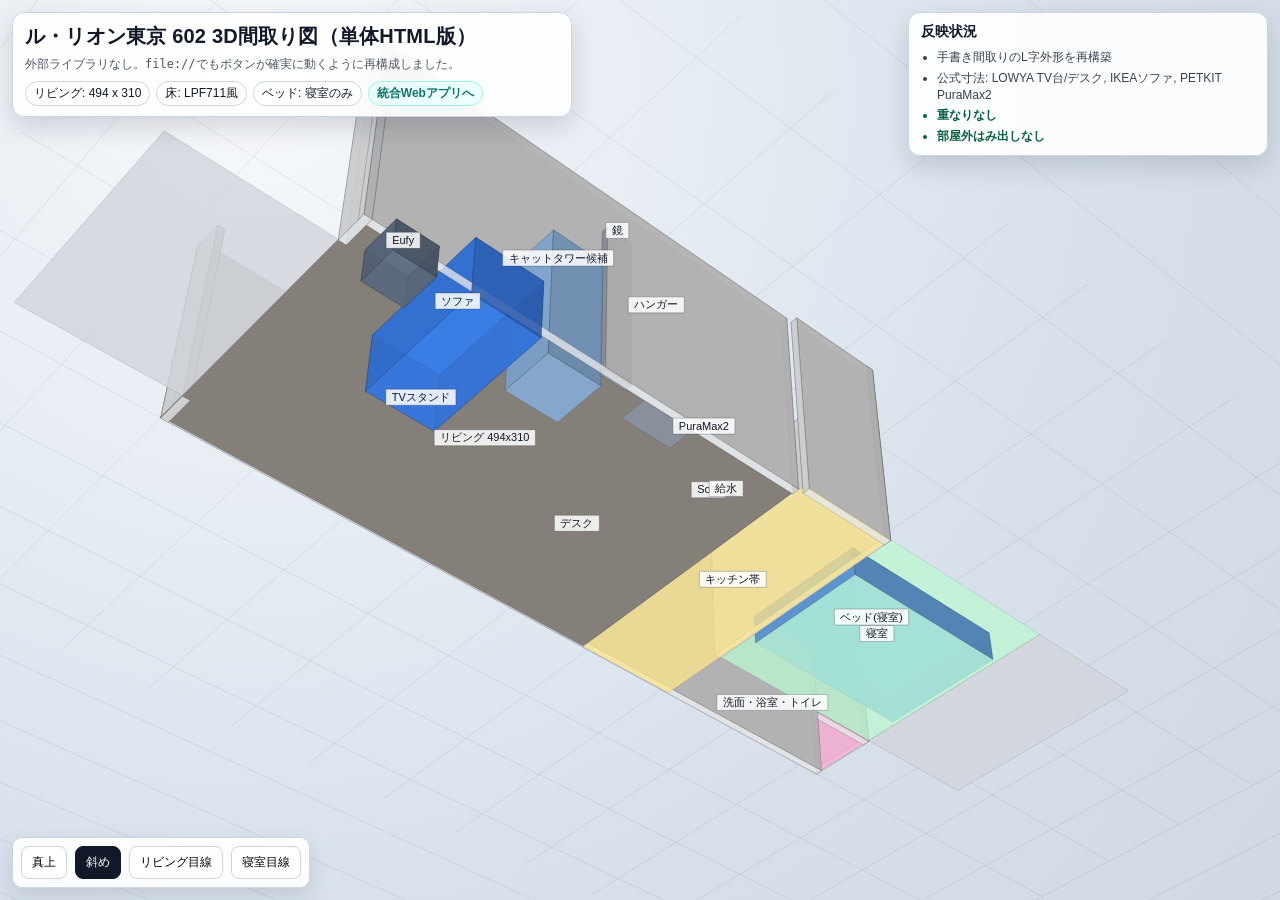
<file: v2/floorplan-3d.html>
<!doctype html>
<html lang="ja">
<head>
  <meta charset="utf-8" />
  <meta name="viewport" content="width=device-width, initial-scale=1" />
  <title>ル・リオン東京 602 | 3D間取り図</title>
  <style>
    :root {
      --bg: #e8edf3;
      --card: #ffffffe6;
      --ink: #111827;
      --muted: #4b5563;
      --line: #cbd5e1;
      --ok: #065f46;
      --warn: #991b1b;
    }
    * { box-sizing: border-box; }
    html, body {
      width: 100%;
      height: 100%;
      margin: 0;
      background: radial-gradient(circle at 20% 10%, #f6f8fb, #d9e2ec 60%, #cfd8e3);
      color: var(--ink);
      font-family: "Hiragino Sans", "Yu Gothic", "Noto Sans JP", sans-serif;
      overflow: hidden;
    }
    #app { width: 100%; height: 100%; position: relative; }
    #scene {
      width: 100%;
      height: 100%;
      display: block;
      cursor: grab;
    }
    #scene.dragging { cursor: grabbing; }

    .hud {
      position: absolute;
      left: 12px;
      top: 12px;
      z-index: 10;
      width: min(560px, calc(100vw - 24px));
      background: var(--card);
      border: 1px solid var(--line);
      border-radius: 12px;
      padding: 10px 12px;
      backdrop-filter: blur(4px);
      box-shadow: 0 10px 26px rgba(15, 23, 42, .15);
    }
    .hud h1 {
      margin: 0 0 6px;
      font-size: 20px;
      letter-spacing: .2px;
    }
    .hud p {
      margin: 0;
      font-size: 12px;
      color: var(--muted);
      line-height: 1.45;
    }
    .meta {
      margin-top: 8px;
      display: flex;
      flex-wrap: wrap;
      gap: 6px;
      font-size: 12px;
    }
    .chip {
      border: 1px solid var(--line);
      border-radius: 999px;
      padding: 3px 8px;
      background: #fff;
    }
    .chip.link {
      text-decoration: none;
      color: #0f766e;
      font-weight: 700;
      border-color: #99f6e4;
      background: #ecfeff;
    }

    .side {
      position: absolute;
      right: 12px;
      top: 12px;
      z-index: 10;
      width: min(360px, calc(100vw - 24px));
      max-height: calc(100vh - 130px);
      overflow: auto;
      background: var(--card);
      border: 1px solid var(--line);
      border-radius: 12px;
      padding: 10px 12px;
      box-shadow: 0 10px 26px rgba(15, 23, 42, .15);
      backdrop-filter: blur(4px);
    }
    .side h2 {
      margin: 0 0 8px;
      font-size: 14px;
    }
    .side ul {
      margin: 0;
      padding-left: 16px;
      font-size: 12px;
      color: #374151;
      display: grid;
      gap: 4px;
      line-height: 1.4;
    }
    .ok { color: var(--ok); font-weight: 700; }
    .warn { color: var(--warn); font-weight: 700; }

    .toolbar {
      position: absolute;
      left: 12px;
      bottom: 12px;
      z-index: 10;
      display: flex;
      flex-wrap: wrap;
      gap: 8px;
      background: var(--card);
      border: 1px solid var(--line);
      border-radius: 10px;
      padding: 8px;
      box-shadow: 0 8px 20px rgba(15, 23, 42, .12);
      backdrop-filter: blur(4px);
    }
    .toolbar button {
      border: 1px solid var(--line);
      border-radius: 8px;
      background: #fff;
      font-size: 12px;
      padding: 7px 10px;
      cursor: pointer;
    }
    .toolbar button.active {
      background: #111827;
      color: #fff;
      border-color: #111827;
    }

    @media (max-width: 980px) {
      .side {
        top: auto;
        bottom: 78px;
        max-height: 36vh;
      }
      .hud h1 { font-size: 17px; }
    }
  </style>
</head>
<body>
  <div id="app">
    <canvas id="scene"></canvas>

    <section class="hud">
      <h1>ル・リオン東京 602 3D間取り図（単体HTML版）</h1>
      <p>外部ライブラリなし。<code>file://</code>でもボタンが確実に動くように再構成しました。</p>
      <div class="meta">
        <span class="chip">リビング: 494 x 310</span>
        <span class="chip">床: LPF711風</span>
        <span class="chip">ベッド: 寝室のみ</span>
        <a class="chip link" href="../move-control-center.html">統合Webアプリへ</a>
      </div>
    </section>

    <aside class="side">
      <h2>反映状況</h2>
      <ul>
        <li>手書き間取りのL字外形を再構築</li>
        <li>公式寸法: LOWYA TV台/デスク, IKEAソファ, PETKIT PuraMax2</li>
        <li id="overlapStatus" class="ok">重なりチェック中...</li>
        <li id="boundaryStatus" class="ok">部屋外はみ出しチェック中...</li>
      </ul>
    </aside>

    <div class="toolbar" id="toolbar">
      <button data-view="top">真上</button>
      <button data-view="iso" class="active">斜め</button>
      <button data-view="living">リビング目線</button>
      <button data-view="bedroom">寝室目線</button>
    </div>
  </div>

  <script>
    const canvas = document.getElementById('scene');
    const ctx = canvas.getContext('2d');
    const overlapStatus = document.getElementById('overlapStatus');
    const boundaryStatus = document.getElementById('boundaryStatus');

    const DIM = {
      livingW: 310,
      livingD: 494,
      stripW: 317,
      stripD: 116,
      wetW: 79,
      northD: 216,
      southBalconyW: 238,
      southBalconyD: 166,
      northBalconyW: 238,
      northBalconyD: 140,
      wallH: 235
    };

    const Z_LIVING_END = DIM.livingD;
    const Z_STRIP_END = DIM.livingD + DIM.stripD;
    const Z_NORTH_END = Z_STRIP_END + DIM.northD;
    const southBalconyX = (DIM.livingW - DIM.southBalconyW) / 2;

    const rooms = {
      living: { x: 0, z: 0, w: DIM.livingW, d: DIM.livingD },
      strip: { x: 0, z: Z_LIVING_END, w: DIM.stripW, d: DIM.stripD },
      wet: { x: 0, z: Z_STRIP_END, w: DIM.wetW, d: DIM.northD },
      bedroom: { x: DIM.wetW, z: Z_STRIP_END, w: DIM.stripW - DIM.wetW, d: DIM.northD },
      southBalcony: { x: southBalconyX, z: -DIM.southBalconyD, w: DIM.southBalconyW, d: DIM.southBalconyD },
      northBalcony: { x: DIM.wetW, z: Z_NORTH_END, w: DIM.northBalconyW, d: DIM.northBalconyD }
    };

    const footprints = {
      living: [[0,0],[DIM.livingW,0],[DIM.livingW,DIM.livingD],[0,DIM.livingD]],
      strip: [[0,Z_LIVING_END],[DIM.livingW,Z_LIVING_END],[DIM.stripW,Z_LIVING_END+7],[DIM.stripW,Z_STRIP_END],[0,Z_STRIP_END]],
      wet: [[0,Z_STRIP_END],[DIM.wetW,Z_STRIP_END],[DIM.wetW,Z_NORTH_END],[0,Z_NORTH_END]],
      bedroom: [[DIM.wetW,Z_STRIP_END],[DIM.stripW,Z_STRIP_END],[DIM.stripW,Z_NORTH_END],[DIM.wetW,Z_NORTH_END]],
      southBalcony: [[rooms.southBalcony.x,rooms.southBalcony.z],[rooms.southBalcony.x+rooms.southBalcony.w,rooms.southBalcony.z],[rooms.southBalcony.x+rooms.southBalcony.w,0],[rooms.southBalcony.x,0]],
      northBalcony: [[DIM.wetW,Z_NORTH_END],[DIM.wetW+DIM.northBalconyW,Z_NORTH_END],[DIM.wetW+DIM.northBalconyW,Z_NORTH_END+DIM.northBalconyD],[DIM.wetW,Z_NORTH_END+DIM.northBalconyD]]
    };

    const furniture = [
      { name: 'TVスタンド', room: 'living', x: 10, z: 210, w: 120, d: 33, h: 116, color: '#f59e0b' },
      { name: 'デスク', room: 'living', x: 10, z: 390, w: 120, d: 70, h: 70, color: '#fbbf24' },
      { name: 'ソファ', room: 'living', x: 148, z: 118, w: 152, d: 76, h: 73, color: '#3b82f6' },
      { name: 'PuraMax2', room: 'living', x: 235, z: 390, w: 62, d: 54, h: 55, color: '#ef4444' },
      { name: 'Solo', room: 'living', x: 214, z: 445, w: 19, d: 32, h: 30, color: '#dc2626' },
      { name: '給水', room: 'living', x: 236, z: 450, w: 23, d: 23, h: 15, color: '#f87171' },
      { name: 'Eufy', room: 'living', x: 250, z: 40, w: 45, d: 45, h: 40, color: '#64748b' },
      { name: '鏡', room: 'living', x: 300, z: 260, w: 8, d: 30, h: 193, color: '#9ca3af' },
      { name: 'ハンガー', room: 'living', x: 272, z: 310, w: 30, d: 58, h: 150, color: '#94a3b8' },
      { name: 'キャットタワー候補', room: 'living', x: 230, z: 210, w: 60, d: 60, h: 165, color: '#93c5fd' },
      { name: 'ベッド(寝室)', room: 'bedroom', x: 120, z: 620, w: 140, d: 200, h: 35, color: '#60a5fa' }
    ];

    function overlap(a, b) {
      return a.x < b.x + b.w && a.x + a.w > b.x && a.z < b.z + b.d && a.z + a.d > b.z;
    }

    function calcOverlap(items) {
      const hits = [];
      const living = items.filter(i => i.room === 'living');
      for (let i = 0; i < living.length; i++) {
        for (let j = i + 1; j < living.length; j++) {
          if (overlap(living[i], living[j])) hits.push(`${living[i].name} × ${living[j].name}`);
        }
      }
      return hits;
    }

    function calcBoundary(items) {
      return items.filter(item => {
        const r = rooms[item.room];
        return !(item.x >= r.x && item.z >= r.z && item.x + item.w <= r.x + r.w && item.z + item.d <= r.z + r.d);
      }).map(i => i.name);
    }

    const overlapHits = calcOverlap(furniture);
    const boundaryHits = calcBoundary(furniture);

    overlapStatus.textContent = overlapHits.length ? `重なりあり: ${overlapHits.join(' / ')}` : '重なりなし';
    overlapStatus.className = overlapHits.length ? 'warn' : 'ok';

    boundaryStatus.textContent = boundaryHits.length ? `部屋外はみ出し: ${boundaryHits.join(' / ')}` : '部屋外はみ出しなし';
    boundaryStatus.className = boundaryHits.length ? 'warn' : 'ok';

    const viewPresets = {
      top:     { yaw: 0,       pitch: 1.56, zoom: 1700, dist: 1500, center: { x: 160, z: 430 } },
      iso:     { yaw: -0.85,   pitch: 0.73, zoom: 2100, dist: 2000, center: { x: 160, z: 430 } },
      living:  { yaw: -0.12,   pitch: 0.62, zoom: 2200, dist: 1900, center: { x: 155, z: 250 } },
      bedroom: { yaw: -1.24,   pitch: 0.68, zoom: 2200, dist: 1900, center: { x: 200, z: 730 } }
    };

    const view = { ...viewPresets.iso, width: 0, height: 0, dragStart: null };

    function resize() {
      const dpr = Math.min(2, window.devicePixelRatio || 1);
      const w = window.innerWidth;
      const h = window.innerHeight;
      canvas.width = Math.floor(w * dpr);
      canvas.height = Math.floor(h * dpr);
      canvas.style.width = w + 'px';
      canvas.style.height = h + 'px';
      ctx.setTransform(dpr, 0, 0, dpr, 0, 0);
      view.width = w;
      view.height = h;
      draw();
    }

    function project(x, y, z) {
      const cx = x - view.center.x;
      const cz = z - view.center.z;

      const sy = Math.sin(view.yaw);
      const cy = Math.cos(view.yaw);
      const x1 = cx * cy - cz * sy;
      const z1 = cx * sy + cz * cy;

      const sp = Math.sin(view.pitch);
      const cp = Math.cos(view.pitch);
      const y1 = y * cp - z1 * sp;
      const z2 = y * sp + z1 * cp;

      const depth = z2 + view.dist;
      const k = view.zoom / Math.max(260, depth);

      return {
        x: view.width * 0.5 + x1 * k,
        y: view.height * 0.6 - y1 * k,
        depth
      };
    }

    function shade(hex, factor) {
      const h = hex.replace('#', '');
      const r = parseInt(h.slice(0, 2), 16);
      const g = parseInt(h.slice(2, 4), 16);
      const b = parseInt(h.slice(4, 6), 16);
      const rr = Math.max(0, Math.min(255, Math.round(r * factor)));
      const gg = Math.max(0, Math.min(255, Math.round(g * factor)));
      const bb = Math.max(0, Math.min(255, Math.round(b * factor)));
      return `rgb(${rr},${gg},${bb})`;
    }

    function addFace(faces, points3d, color, stroke = 'rgba(17,24,39,0.22)', alpha = 1) {
      const pts = points3d.map(p => project(p.x, p.y, p.z));
      const depth = pts.reduce((a, p) => a + p.depth, 0) / pts.length;
      faces.push({ pts, depth, color, stroke, alpha });
    }

    function addPrism(faces, x, z, w, d, h, baseColor, alpha = 0.95) {
      const p = {
        a: { x, y: 0, z },
        b: { x: x + w, y: 0, z },
        c: { x: x + w, y: 0, z: z + d },
        d: { x, y: 0, z: z + d },
        e: { x, y: h, z },
        f: { x: x + w, y: h, z },
        g: { x: x + w, y: h, z: z + d },
        h: { x, y: h, z: z + d }
      };

      addFace(faces, [p.a, p.b, p.c, p.d], shade(baseColor, 0.92), 'rgba(0,0,0,0.15)', alpha * 0.82);
      addFace(faces, [p.e, p.f, p.g, p.h], shade(baseColor, 1.1), 'rgba(0,0,0,0.2)', alpha);
      addFace(faces, [p.a, p.b, p.f, p.e], shade(baseColor, 0.82), 'rgba(0,0,0,0.2)', alpha * 0.95);
      addFace(faces, [p.b, p.c, p.g, p.f], shade(baseColor, 0.7), 'rgba(0,0,0,0.2)', alpha * 0.95);
      addFace(faces, [p.c, p.d, p.h, p.g], shade(baseColor, 0.78), 'rgba(0,0,0,0.2)', alpha * 0.95);
      addFace(faces, [p.d, p.a, p.e, p.h], shade(baseColor, 0.88), 'rgba(0,0,0,0.2)', alpha * 0.95);
    }

    function drawLabel(text, x, y, z) {
      const p = project(x, y, z);
      ctx.fillStyle = 'rgba(255,255,255,0.86)';
      ctx.strokeStyle = 'rgba(17,24,39,0.25)';
      ctx.lineWidth = 1;
      const padX = 6;
      const h = 16;
      ctx.font = '11px "Hiragino Sans", "Yu Gothic", sans-serif';
      const w = ctx.measureText(text).width + padX * 2;
      ctx.beginPath();
      ctx.rect(p.x - w / 2, p.y - h / 2, w, h);
      ctx.fill();
      ctx.stroke();
      ctx.fillStyle = '#111827';
      ctx.textAlign = 'center';
      ctx.textBaseline = 'middle';
      ctx.fillText(text, p.x, p.y + 0.5);
    }

    function drawBackgroundGrid() {
      ctx.strokeStyle = 'rgba(30,41,59,0.08)';
      ctx.lineWidth = 1;
      for (let i = -8; i <= 8; i++) {
        const x = i * 100;
        const p1 = project(x, 0, -250);
        const p2 = project(x, 0, 1200);
        ctx.beginPath();
        ctx.moveTo(p1.x, p1.y);
        ctx.lineTo(p2.x, p2.y);
        ctx.stroke();
      }
      for (let i = -3; i <= 14; i++) {
        const z = i * 100;
        const p1 = project(-350, 0, z);
        const p2 = project(650, 0, z);
        ctx.beginPath();
        ctx.moveTo(p1.x, p1.y);
        ctx.lineTo(p2.x, p2.y);
        ctx.stroke();
      }
    }

    function draw() {
      ctx.clearRect(0, 0, view.width, view.height);
      drawBackgroundGrid();

      const faces = [];

      // Floors
      addFace(faces, footprints.living.map(([x, z]) => ({ x, y: 1.5, z })), '#848079', 'rgba(0,0,0,0.18)', 1);
      addFace(faces, footprints.strip.map(([x, z]) => ({ x, y: 1.2, z })), '#fde68a', 'rgba(0,0,0,0.12)', 0.75);
      addFace(faces, footprints.wet.map(([x, z]) => ({ x, y: 1.2, z })), '#f9a8d4', 'rgba(0,0,0,0.12)', 0.75);
      addFace(faces, footprints.bedroom.map(([x, z]) => ({ x, y: 1.2, z })), '#bbf7d0', 'rgba(0,0,0,0.12)', 0.75);
      addFace(faces, footprints.southBalcony.map(([x, z]) => ({ x, y: 1.1, z })), '#d1d5db', 'rgba(0,0,0,0.12)', 0.8);
      addFace(faces, footprints.northBalcony.map(([x, z]) => ({ x, y: 1.1, z })), '#d1d5db', 'rgba(0,0,0,0.12)', 0.8);

      // Outer walls (south wall has center opening)
      const wallColor = '#f8fafc';
      addPrism(faces, 0, 0, southBalconyX, 8, DIM.wallH, wallColor, 0.96);
      addPrism(faces, southBalconyX + DIM.southBalconyW, 0, DIM.livingW - (southBalconyX + DIM.southBalconyW), 8, DIM.wallH, wallColor, 0.96);

      addPrism(faces, DIM.livingW - 8, 0, 8, Z_LIVING_END, DIM.wallH, wallColor, 0.96);
      addPrism(faces, DIM.stripW - 8, Z_LIVING_END + 7, 8, DIM.stripD - 7, DIM.wallH, wallColor, 0.96);
      addPrism(faces, DIM.wetW, Z_STRIP_END - 8, DIM.stripW - DIM.wetW, 8, DIM.wallH, wallColor, 0.96);
      addPrism(faces, DIM.wetW - 8, Z_STRIP_END, 8, DIM.northD, DIM.wallH, wallColor, 0.96);
      addPrism(faces, 0, Z_NORTH_END - 8, DIM.wetW, 8, DIM.wallH, wallColor, 0.96);
      addPrism(faces, 0, 0, 8, Z_NORTH_END, DIM.wallH, wallColor, 0.96);

      // Furniture
      for (const item of furniture) {
        addPrism(faces, item.x, item.z, item.w, item.d, item.h, item.color, 0.9);
      }

      faces.sort((a, b) => b.depth - a.depth);

      for (const face of faces) {
        ctx.globalAlpha = face.alpha;
        ctx.fillStyle = face.color;
        ctx.strokeStyle = face.stroke;
        ctx.beginPath();
        ctx.moveTo(face.pts[0].x, face.pts[0].y);
        for (let i = 1; i < face.pts.length; i++) ctx.lineTo(face.pts[i].x, face.pts[i].y);
        ctx.closePath();
        ctx.fill();
        ctx.stroke();
      }
      ctx.globalAlpha = 1;

      drawLabel('リビング 494x310', 155, 20, 245);
      drawLabel('キッチン帯', 160, 20, 552);
      drawLabel('洗面・浴室・トイレ', 42, 20, 720);
      drawLabel('寝室', 195, 20, 720);

      for (const item of furniture) {
        drawLabel(item.name, item.x + item.w / 2, item.h + 10, item.z + item.d / 2);
      }
    }

    function setView(name) {
      const preset = viewPresets[name];
      if (!preset) return;
      view.yaw = preset.yaw;
      view.pitch = preset.pitch;
      view.zoom = preset.zoom;
      view.dist = preset.dist;
      view.center = { x: preset.center.x, z: preset.center.z };
      document.querySelectorAll('#toolbar button').forEach(btn => {
        btn.classList.toggle('active', btn.dataset.view === name);
      });
      draw();
    }

    document.getElementById('toolbar').addEventListener('click', (e) => {
      const btn = e.target.closest('button[data-view]');
      if (!btn) return;
      setView(btn.dataset.view);
    });

    // drag orbit
    canvas.addEventListener('pointerdown', (e) => {
      view.dragStart = { x: e.clientX, y: e.clientY, yaw: view.yaw, pitch: view.pitch };
      canvas.classList.add('dragging');
      canvas.setPointerCapture(e.pointerId);
    });

    canvas.addEventListener('pointermove', (e) => {
      if (!view.dragStart) return;
      const dx = e.clientX - view.dragStart.x;
      const dy = e.clientY - view.dragStart.y;
      view.yaw = view.dragStart.yaw + dx * 0.005;
      view.pitch = Math.max(0.25, Math.min(1.56, view.dragStart.pitch + dy * 0.005));
      draw();
    });

    canvas.addEventListener('pointerup', () => {
      view.dragStart = null;
      canvas.classList.remove('dragging');
    });
    canvas.addEventListener('pointercancel', () => {
      view.dragStart = null;
      canvas.classList.remove('dragging');
    });

    // wheel zoom
    canvas.addEventListener('wheel', (e) => {
      e.preventDefault();
      const k = e.deltaY > 0 ? 0.92 : 1.08;
      view.zoom = Math.max(900, Math.min(3800, view.zoom * k));
      draw();
    }, { passive: false });

    window.addEventListener('resize', resize);
    resize();
  </script>
</body>
</html>
</file>
<file: hikkoshi-checklist/styles.css>
:root {
  --bg: #edf1f6;
  --bg-2: #e7edf5;
  --ink: #0c1627;
  --muted: #5b667a;
  --panel: rgba(255, 255, 255, 0.88);
  --panel-strong: rgba(255, 255, 255, 0.96);
  --line: rgba(12, 22, 39, 0.12);
  --line-soft: rgba(12, 22, 39, 0.08);
  --brand: #0071e3;
  --brand-deep: #0a4ca6;
  --accent: #ff7a1a;
  --ok: #12a56a;
  --warn: #dc2626;
  --shadow-soft: 0 16px 36px rgba(8, 20, 36, 0.08);
  --shadow-panel: 0 10px 24px rgba(8, 20, 36, 0.06);
}

* {
  box-sizing: border-box;
}

html,
body {
  margin: 0;
  min-height: 100%;
}

body {
  color: var(--ink);
  font-family: "Zen Kaku Gothic New", sans-serif;
  background:
    radial-gradient(840px 420px at -10% -15%, rgba(255, 255, 255, 0.95), transparent 70%),
    radial-gradient(820px 360px at 110% 0%, rgba(184, 214, 255, 0.55), transparent 68%),
    linear-gradient(145deg, var(--bg), var(--bg-2));
}

body::before,
body::after {
  content: "";
  position: fixed;
  width: 44vmax;
  height: 44vmax;
  border-radius: 50%;
  filter: blur(56px);
  pointer-events: none;
  z-index: 0;
  opacity: 0.22;
}

body::before {
  left: -22vmax;
  top: -22vmax;
  background: radial-gradient(circle at 35% 35%, #8ec5ff 0, transparent 62%);
}

body::after {
  right: -22vmax;
  bottom: -22vmax;
  background: radial-gradient(circle at 50% 50%, #ffd7a6 0, transparent 64%);
}

.app {
  position: relative;
  z-index: 1;
  width: min(1080px, calc(100% - 28px));
  margin: 24px auto 64px;
  display: grid;
  gap: 16px;
}

.hero,
.panel,
.category {
  border-radius: 24px;
  border: 1px solid var(--line-soft);
  box-shadow: var(--shadow-soft);
}

.hero {
  padding: 24px;
  background:
    radial-gradient(540px 280px at 100% -30%, rgba(0, 113, 227, 0.42), transparent 66%),
    radial-gradient(520px 260px at -20% 130%, rgba(255, 122, 26, 0.36), transparent 62%),
    linear-gradient(148deg, #0a1323 0%, #101f3f 52%, #15315d 100%);
  border-color: rgba(255, 255, 255, 0.12);
}

.eyebrow {
  margin: 0;
  font-size: 11px;
  text-transform: uppercase;
  letter-spacing: 0.1em;
  color: rgba(228, 241, 255, 0.78);
  font-weight: 700;
}

h1 {
  margin: 8px 0 10px;
  font-size: clamp(30px, 4vw, 46px);
  line-height: 1.06;
  letter-spacing: -0.02em;
  font-weight: 900;
  color: #f8fbff;
}

.hero-copy {
  margin: 0 0 14px;
  color: rgba(228, 238, 255, 0.85);
  font-size: 14px;
  line-height: 1.5;
  max-width: 760px;
}

.hero-lock {
  margin: 0 0 16px;
  display: inline-flex;
  align-items: center;
  gap: 7px;
  padding: 7px 11px;
  border-radius: 999px;
  border: 1px solid rgba(255, 255, 255, 0.24);
  background: rgba(248, 252, 255, 0.1);
  color: #f1f7ff;
  font-size: 12px;
  font-weight: 700;
}

.hero-stats {
  display: grid;
  grid-template-columns: repeat(3, minmax(0, 1fr));
  gap: 10px;
}

.hero-stats div {
  border-radius: 16px;
  padding: 11px 10px;
  text-align: center;
  border: 1px solid rgba(255, 255, 255, 0.16);
  background: linear-gradient(180deg, rgba(255, 255, 255, 0.22), rgba(255, 255, 255, 0.08));
  backdrop-filter: blur(6px);
}

.hero-stats span {
  display: block;
  font-weight: 900;
  font-size: 28px;
  line-height: 1.05;
  color: #ffffff;
}

.hero-stats small {
  color: rgba(226, 238, 255, 0.85);
  font-size: 12px;
  letter-spacing: 0.02em;
}

.progress-wrap {
  margin-top: 14px;
  height: 12px;
  border-radius: 999px;
  background: rgba(255, 255, 255, 0.2);
  overflow: hidden;
}

.progress-bar {
  height: 100%;
  width: 0;
  border-radius: 999px;
  background: linear-gradient(90deg, #4aa2ff 0%, #66cbff 48%, #ffc58f 100%);
  box-shadow: 0 0 18px rgba(113, 191, 255, 0.65);
  transition: width 260ms ease;
}

.panel {
  background: var(--panel-strong);
  border-color: var(--line);
  box-shadow: var(--shadow-panel);
  padding: 15px;
  position: relative;
  overflow: hidden;
}

.panel::before {
  content: "";
  position: absolute;
  left: 0;
  top: 0;
  height: 4px;
  width: 100%;
  background: linear-gradient(90deg, rgba(0, 113, 227, 0.7), rgba(255, 122, 26, 0.3));
  opacity: 0.85;
}

h2 {
  margin: 0 0 11px;
  font-size: 17px;
  letter-spacing: -0.01em;
  color: #0f1c2e;
}

.date-grid,
.add-grid {
  display: grid;
  gap: 10px;
  grid-template-columns: repeat(4, minmax(0, 1fr));
}

label {
  display: grid;
  gap: 6px;
  font-size: 11px;
  font-weight: 700;
  color: #607086;
  letter-spacing: 0.02em;
}

input,
select,
button {
  font: inherit;
  color: inherit;
}

input,
select {
  border-radius: 13px;
  border: 1px solid rgba(12, 22, 39, 0.16);
  background: rgba(255, 255, 255, 0.97);
  padding: 10px 11px;
  font-size: 14px;
  transition: border-color 140ms ease, box-shadow 140ms ease;
}

input:focus,
select:focus {
  outline: none;
  border-color: rgba(0, 113, 227, 0.56);
  box-shadow: 0 0 0 3px rgba(0, 113, 227, 0.16);
}

input[disabled] {
  color: #7a8699;
  background: rgba(245, 247, 251, 0.95);
}

button {
  cursor: pointer;
  border-radius: 13px;
  border: 1px solid rgba(12, 22, 39, 0.14);
  background: rgba(255, 255, 255, 0.96);
  padding: 10px 13px;
  font-size: 13px;
  font-weight: 700;
  transition: transform 140ms ease, box-shadow 140ms ease, border-color 140ms ease;
}

button:hover {
  transform: translateY(-1px);
  box-shadow: 0 8px 18px rgba(8, 20, 36, 0.1);
}

button:focus {
  outline: none;
  border-color: rgba(0, 113, 227, 0.55);
  box-shadow: 0 0 0 3px rgba(0, 113, 227, 0.16);
}

.hint {
  margin: 9px 0 0;
  font-size: 12px;
  line-height: 1.5;
  color: #5d6e82;
}

.chip-group {
  display: flex;
  gap: 8px;
  flex-wrap: wrap;
}

.chip {
  border-radius: 999px;
  padding: 8px 13px;
  font-size: 12px;
  font-weight: 700;
  border: 1px solid rgba(12, 22, 39, 0.14);
  background: #fff;
  color: #3f4f65;
}

.chip.is-active {
  border-color: transparent;
  color: #f8fcff;
  background: linear-gradient(145deg, var(--brand-deep), var(--brand), var(--accent));
  box-shadow: 0 8px 18px rgba(8, 45, 98, 0.3);
}

.primary {
  border-color: transparent;
  color: #f8fcff;
  background: linear-gradient(145deg, var(--brand-deep), var(--brand), var(--accent));
  box-shadow: 0 10px 22px rgba(7, 47, 105, 0.28);
}

.board {
  display: grid;
  gap: 12px;
}

.category {
  background: var(--panel);
  border: 1px solid var(--line);
  padding: 12px 14px;
  animation: lift-in 260ms ease both;
}

.category:nth-child(2) {
  animation-delay: 30ms;
}

.category:nth-child(3) {
  animation-delay: 60ms;
}

@keyframes lift-in {
  from {
    opacity: 0;
    transform: translateY(8px);
  }
  to {
    opacity: 1;
    transform: translateY(0);
  }
}

.category-head {
  display: flex;
  align-items: center;
  justify-content: space-between;
  gap: 10px;
  margin-bottom: 10px;
  padding-bottom: 8px;
  border-bottom: 1px solid rgba(12, 22, 39, 0.08);
}

.category h3 {
  margin: 0;
  font-size: 17px;
  display: inline-flex;
  align-items: center;
  gap: 8px;
}

.cat-icon {
  width: 24px;
  height: 24px;
  display: inline-flex;
  justify-content: center;
  align-items: center;
  border-radius: 8px;
  border: 1px solid rgba(0, 113, 227, 0.18);
  background: linear-gradient(180deg, rgba(228, 241, 255, 0.92), rgba(244, 249, 255, 0.78));
  font-size: 13px;
}

.category small {
  color: #6a7488;
  font-size: 12px;
  font-weight: 600;
}

.task-row {
  margin-top: 8px;
  border: 1px solid rgba(12, 22, 39, 0.1);
  border-radius: 14px;
  background: rgba(255, 255, 255, 0.9);
  padding: 10px 10px 9px;
}

.task-row:first-of-type {
  margin-top: 0;
}

.task-row label {
  display: grid;
  grid-template-columns: 20px 1fr;
  gap: 9px;
  align-items: start;
  color: #0f1a2b;
  font-size: 15px;
  font-weight: 600;
}

.task-row input[type="checkbox"] {
  margin: 1px 0 0;
  width: 18px;
  height: 18px;
  accent-color: var(--brand);
}

.task-row .title.done {
  text-decoration: line-through;
  color: #7d8797;
}

.note {
  margin: 6px 0 0 30px;
  display: flex;
  flex-wrap: wrap;
  gap: 6px;
}

.phase-badge {
  display: inline-flex;
  align-items: center;
  border-radius: 999px;
  padding: 3px 9px;
  font-size: 11px;
  font-weight: 800;
  letter-spacing: 0.01em;
  border: 1px solid transparent;
}

.phase-now {
  background: rgba(18, 165, 106, 0.14);
  color: #0d7651;
  border-color: rgba(18, 165, 106, 0.2);
}

.phase-fixed {
  background: rgba(255, 122, 26, 0.14);
  color: #9d4e16;
  border-color: rgba(255, 122, 26, 0.2);
}

.phase-day {
  background: rgba(0, 113, 227, 0.14);
  color: #0a4ca6;
  border-color: rgba(0, 113, 227, 0.2);
}

.phase-risk {
  background: rgba(60, 79, 115, 0.14);
  color: #324668;
  border-color: rgba(60, 79, 115, 0.2);
}

.detail {
  font-size: 12px;
  color: #607086;
}

.tools {
  background:
    radial-gradient(520px 220px at 100% -50%, rgba(0, 113, 227, 0.1), transparent 70%),
    var(--panel-strong);
}

.cloud-grid {
  margin-top: 10px;
  display: grid;
  gap: 10px;
  grid-template-columns: 1.4fr 1fr;
}

.switch-label {
  display: flex;
  align-items: center;
  gap: 9px;
  padding: 9px 11px;
  border: 1px solid rgba(12, 22, 39, 0.14);
  border-radius: 13px;
  background: rgba(255, 255, 255, 0.96);
  color: #41546f;
  font-size: 13px;
  font-weight: 700;
}

.switch-label input[type="checkbox"] {
  margin: 0;
  width: 18px;
  height: 18px;
  accent-color: var(--brand);
}

.tools input[type="file"] {
  display: none;
}

.tool-buttons {
  display: flex;
  gap: 8px;
  flex-wrap: wrap;
}

.button-like {
  display: inline-flex;
  justify-content: center;
  align-items: center;
  border-radius: 13px;
  border: 1px solid rgba(12, 22, 39, 0.14);
  background: rgba(255, 255, 255, 0.96);
  padding: 10px 13px;
  font-size: 13px;
  font-weight: 700;
  cursor: pointer;
}

.danger {
  color: #a03a2c;
  border-color: rgba(160, 58, 44, 0.35);
  background: rgba(255, 245, 243, 0.95);
}

@media (max-width: 860px) {
  .date-grid,
  .add-grid {
    grid-template-columns: repeat(2, minmax(0, 1fr));
  }

  .cloud-grid {
    grid-template-columns: 1fr;
  }

  .hero-stats span {
    font-size: 24px;
  }
}

@media (max-width: 560px) {
  .app {
    width: min(100% - 14px, 1080px);
    margin-top: 12px;
    gap: 11px;
  }

  .hero,
  .panel,
  .category {
    border-radius: 16px;
  }

  .hero {
    padding: 17px;
  }

  .hero-stats {
    grid-template-columns: 1fr;
  }

  .date-grid,
  .add-grid {
    grid-template-columns: 1fr;
  }

  .tool-buttons {
    display: grid;
    grid-template-columns: 1fr 1fr;
  }
}
</file>
